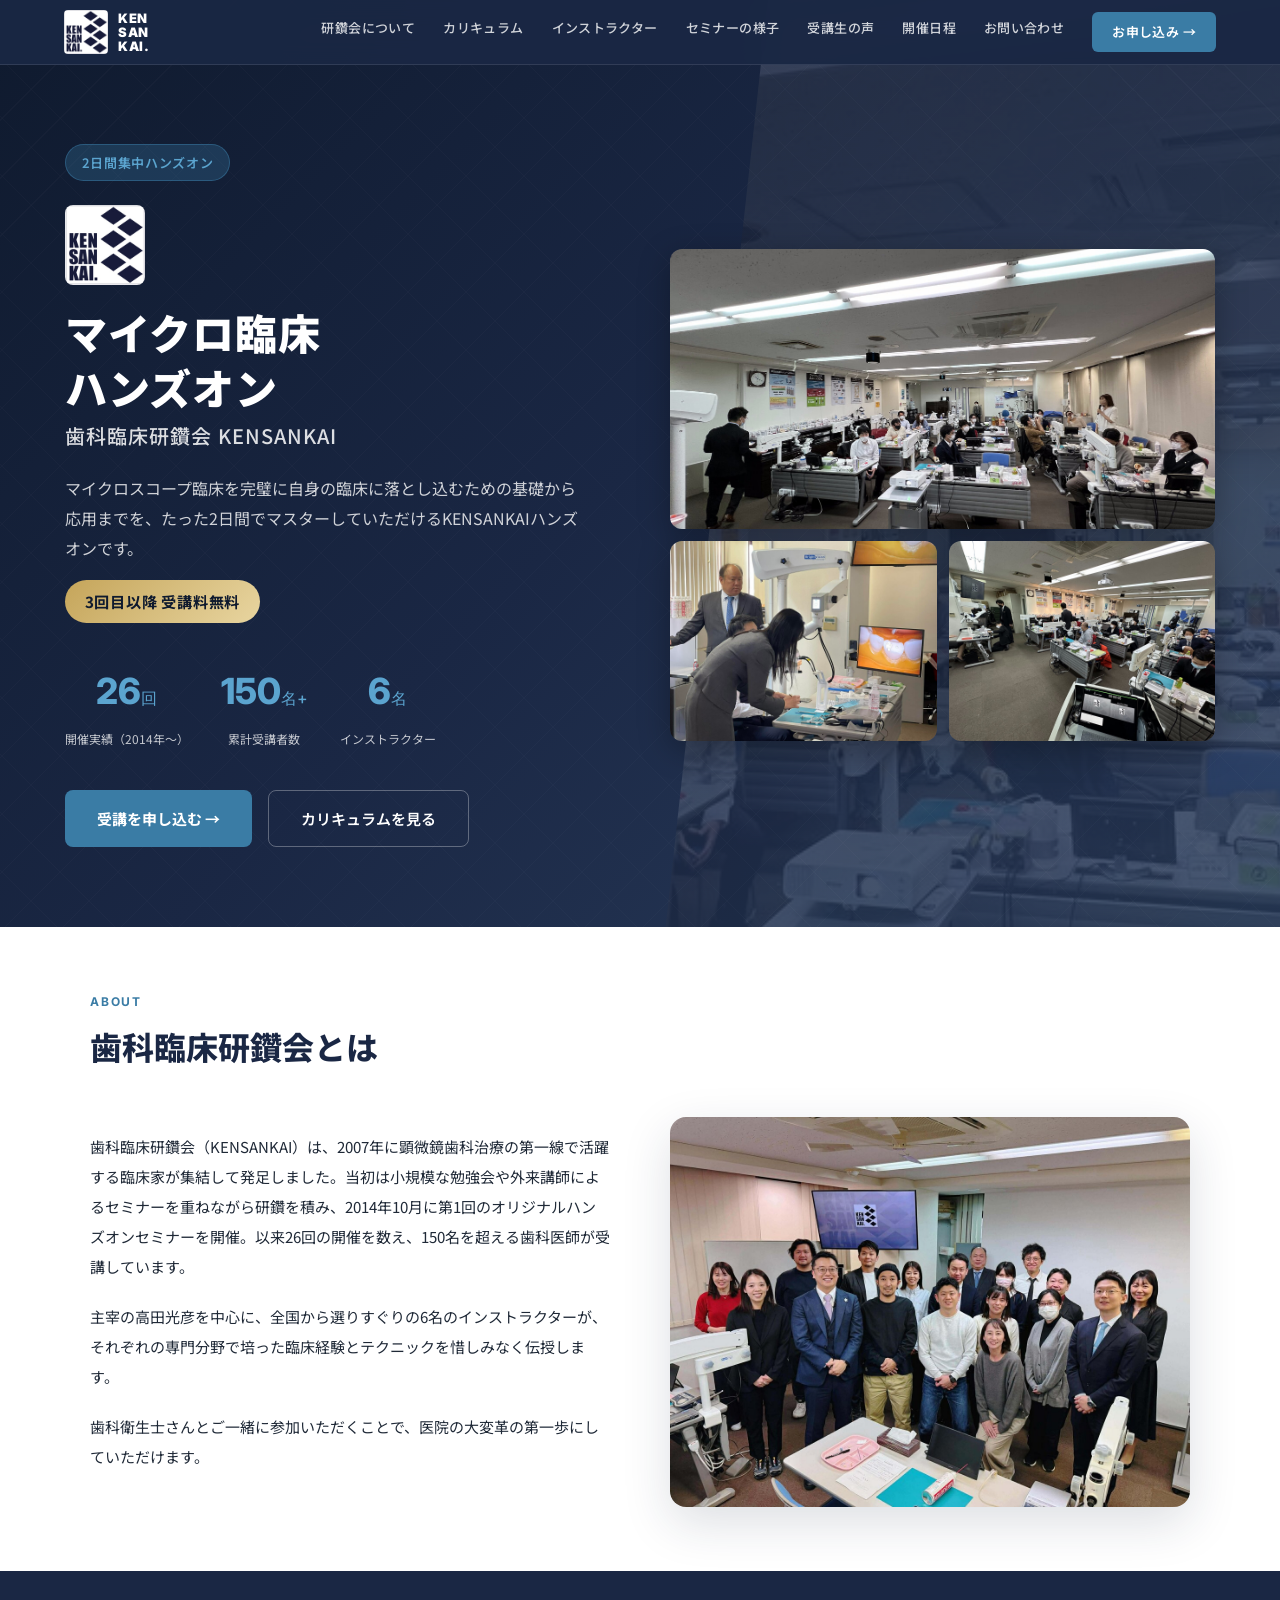
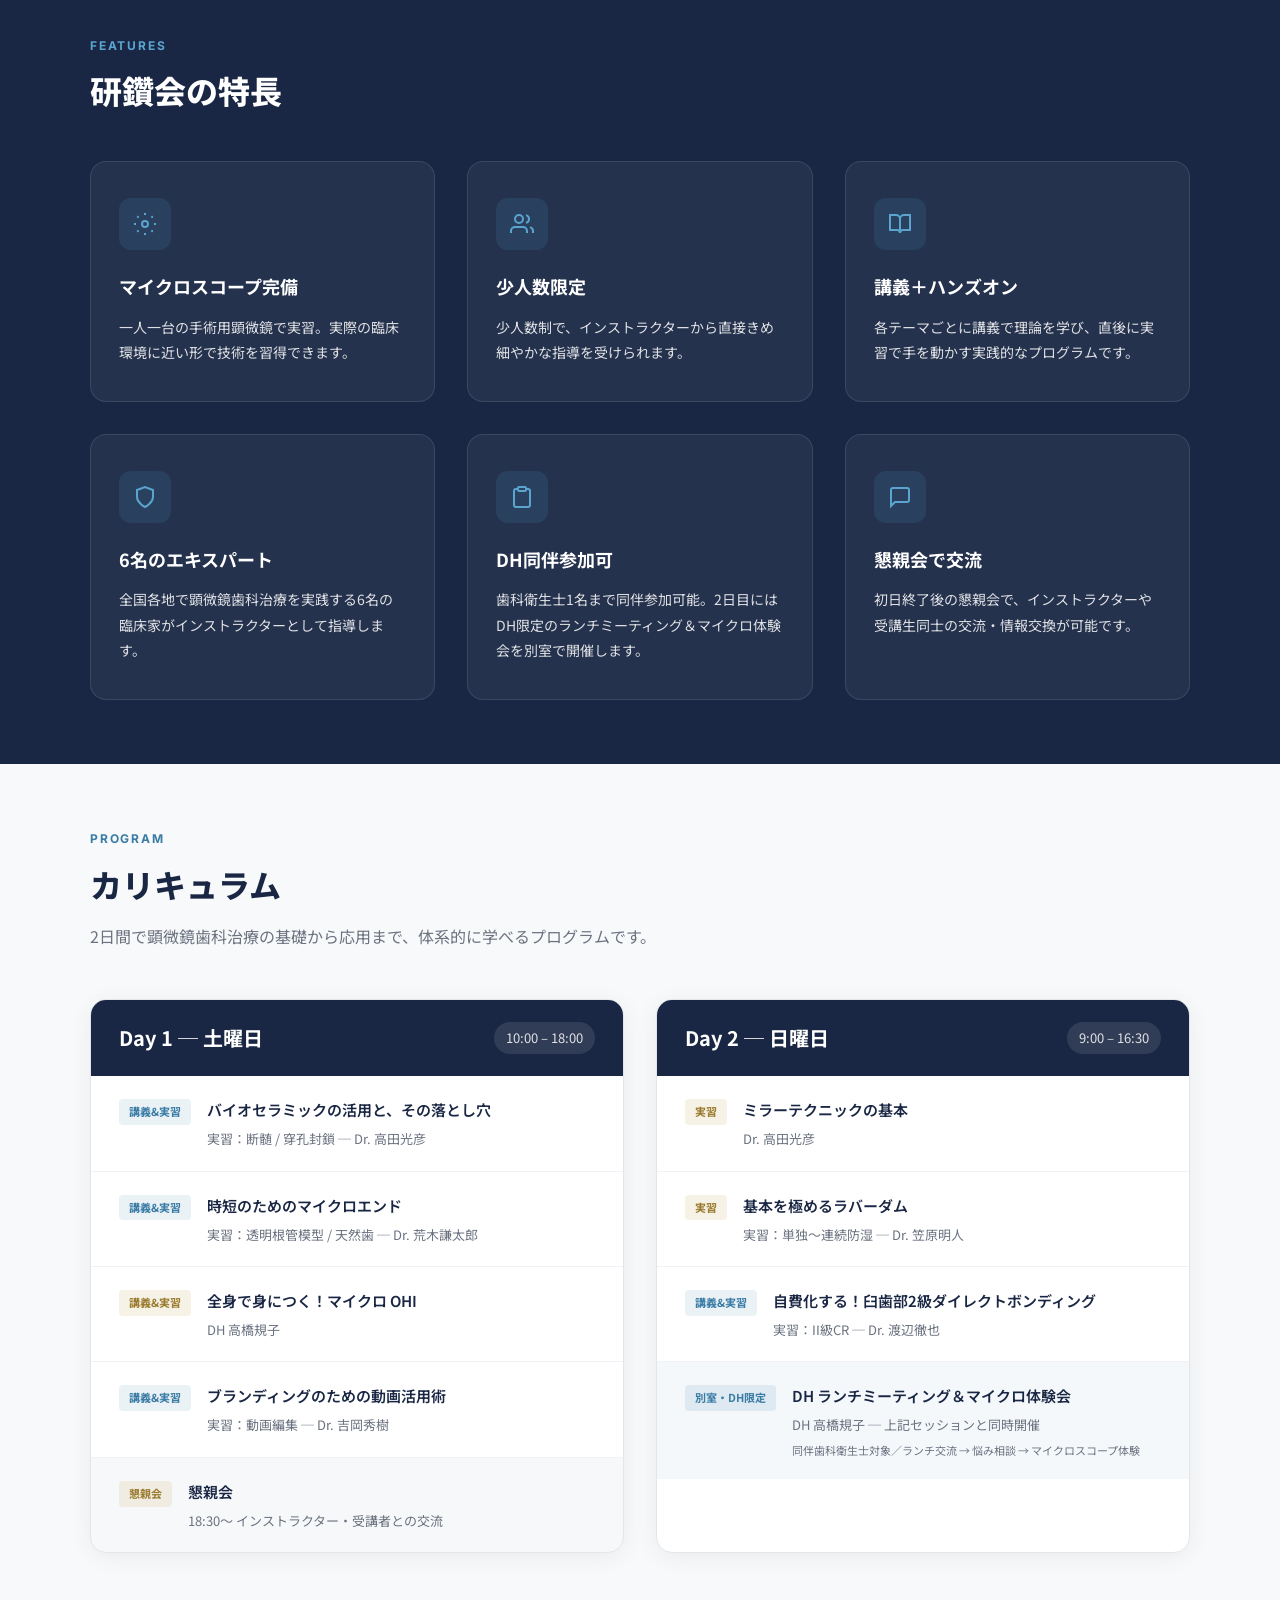
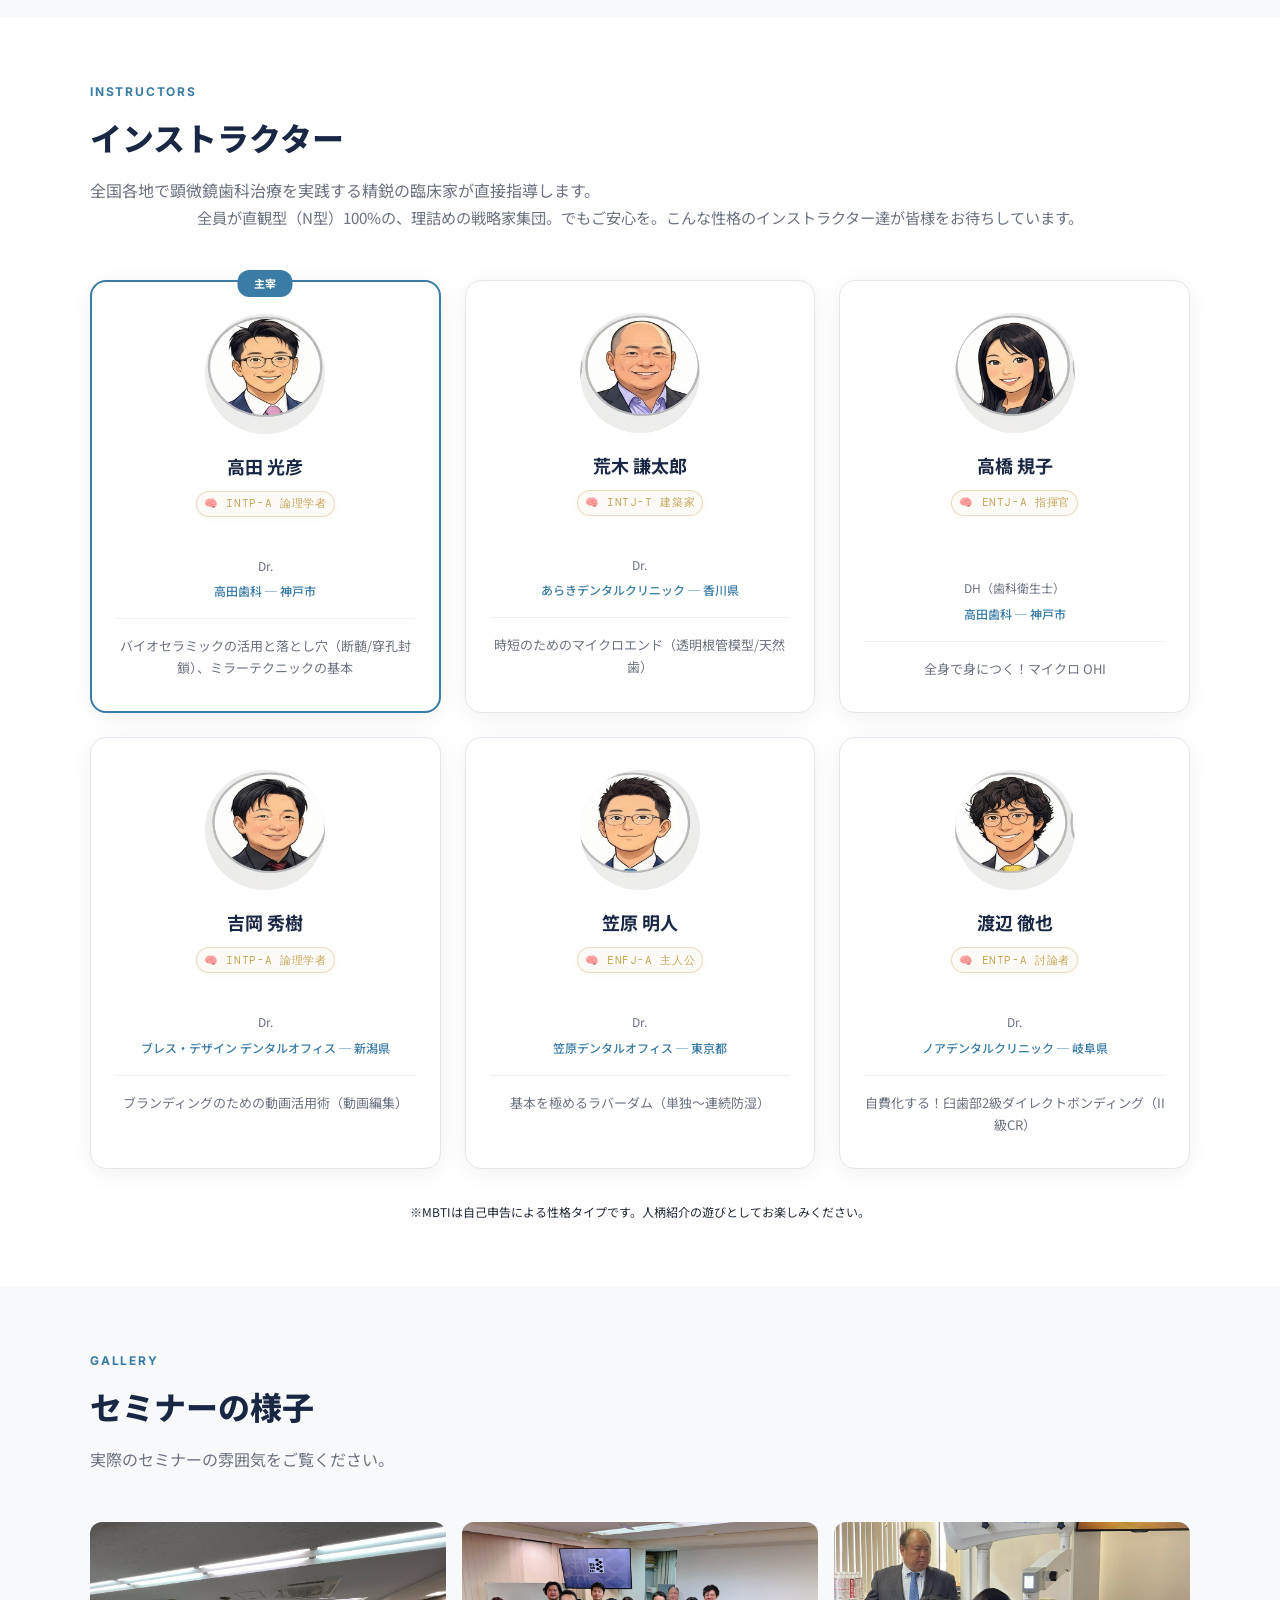
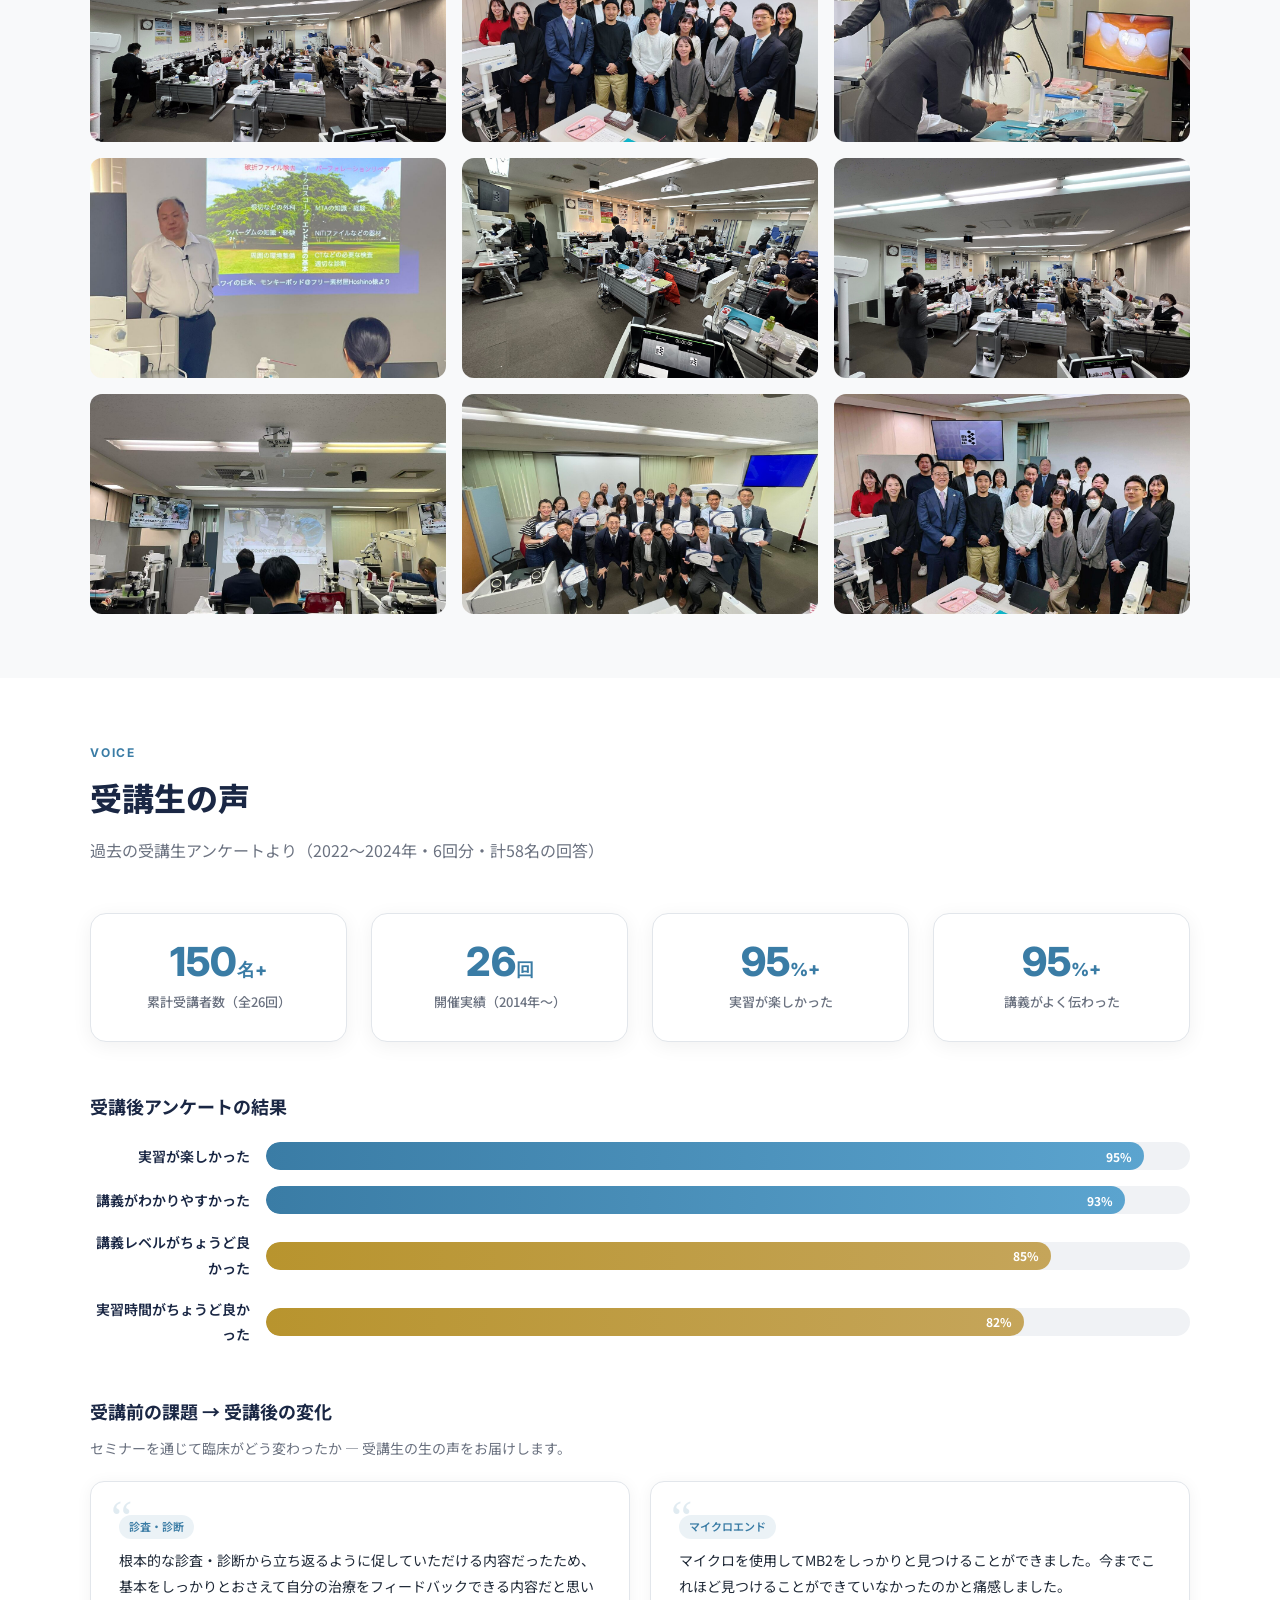
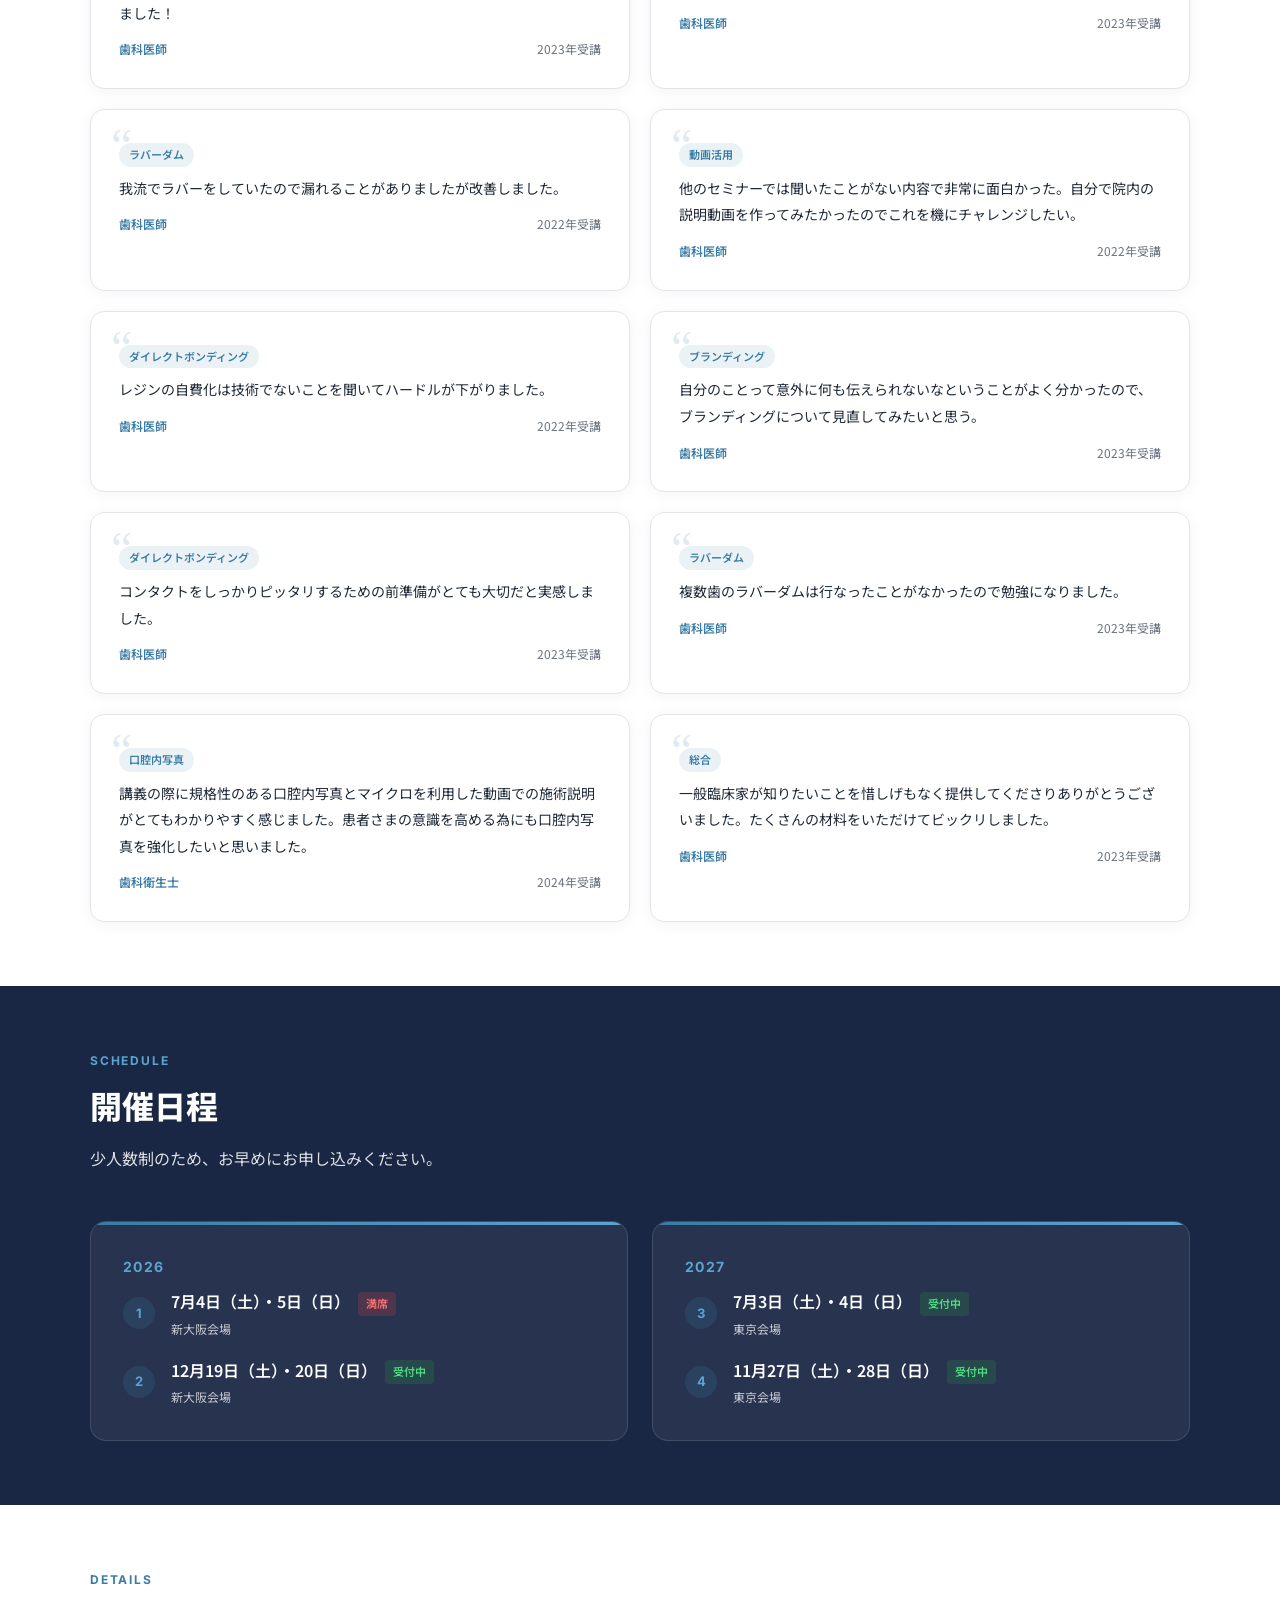
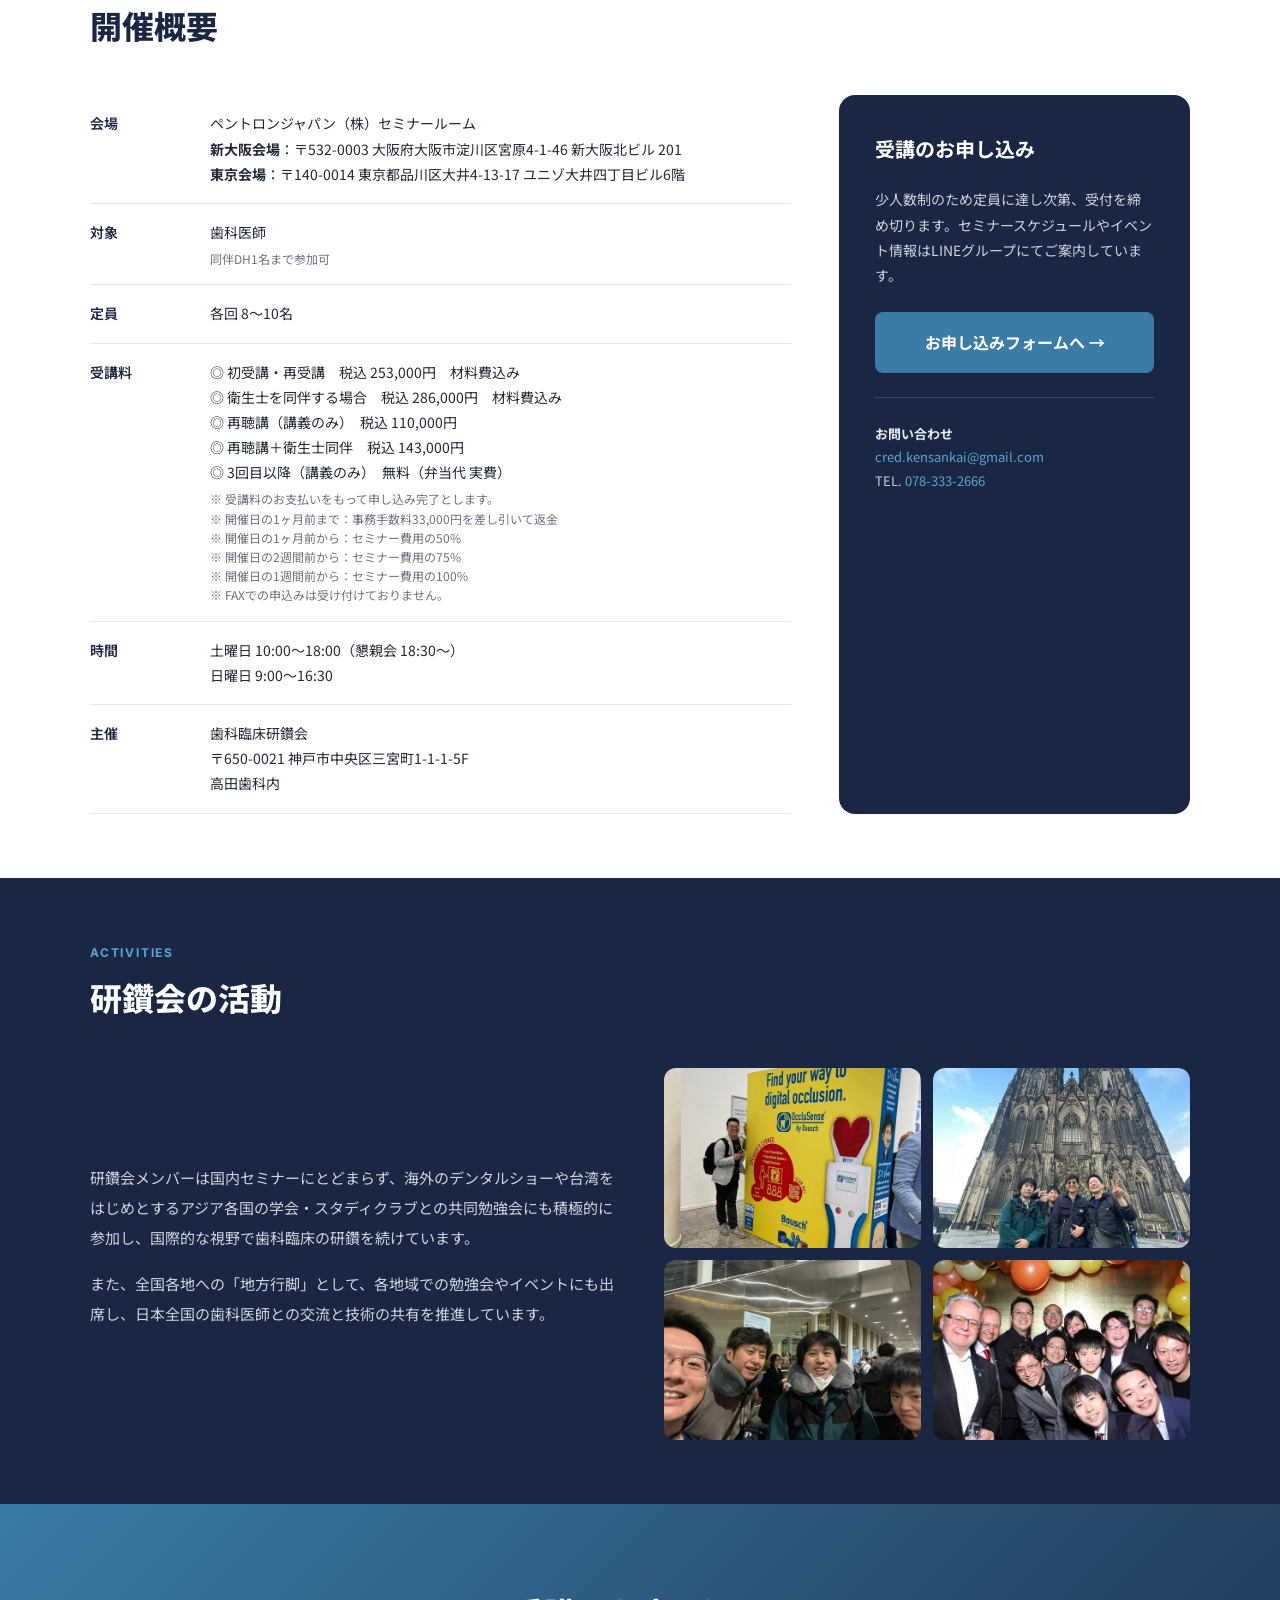
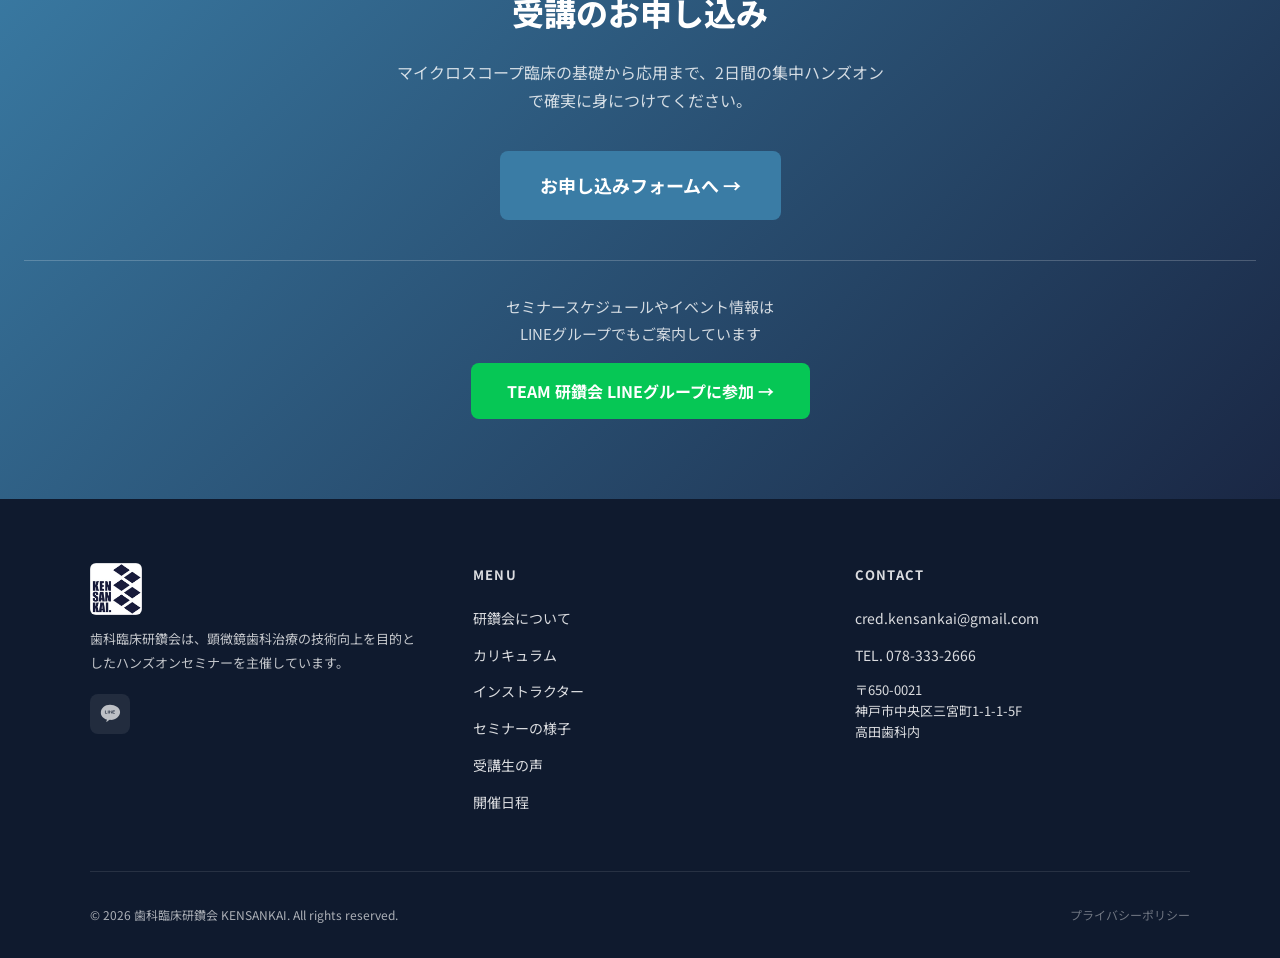
<file: kensankai/index.html>
<!DOCTYPE html>
<html lang="ja">
<head>
<meta charset="UTF-8">
<meta name="viewport" content="width=device-width, initial-scale=1.0">
<title>歯科臨床研鑽会 KENSANKAI | マイクロスコープ臨床ハンズオンセミナー</title>
<meta name="description" content="歯科臨床研鑽会（KENSANKAI）は2014年から26回開催、延べ150名超が受講したマイクロスコープ臨床ハンズオンセミナーです。6名の精鋭インストラクターが2日間で顕微鏡歯科治療の基礎から応用まで直接指導。3回目以降の受講料無料。">
<meta name="keywords" content="歯科臨床研鑽会,KENSANKAI,マイクロスコープ,顕微鏡歯科,ハンズオンセミナー,歯科セミナー,ダイレクトボンディング,ラバーダム,マイクロエンド,歯科医師向けセミナー">
<link rel="icon" type="image/svg+xml" href="data:image/svg+xml,%3Csvg xmlns=%27http://www.w3.org/2000/svg%27 viewBox=%270 0 32 32%27%3E%3Crect width=%2732%27 height=%2732%27 rx=%276%27 fill=%27%23263148%27/%3E%3Ctext x=%2716%27 y=%2723%27 font-size=%2720%27 font-weight=%27bold%27 fill=%27white%27 text-anchor=%27middle%27 font-family=%27sans-serif%27%3EK%3C/text%3E%3C/svg%3E">
<link rel="canonical" href="https://takatadc-code.github.io/cred-kensankai/kensankai/">
<!-- OGP -->
<meta property="og:title" content="歯科臨床研鑽会 KENSANKAI | マイクロスコープ臨床ハンズオンセミナー">
<meta property="og:description" content="6名の精鋭インストラクターが2日間で顕微鏡歯科治療の基礎から応用まで直接指導。2014年から26回開催、延べ150名超が受講。3回目以降の受講料無料。">
<meta property="og:type" content="website">
<meta property="og:url" content="https://takatadc-code.github.io/cred-kensankai/kensankai/">
<meta property="og:image" content="https://takatadc-code.github.io/cred-kensankai/kensankai/images/wide_room_01.jpg">
<meta property="og:site_name" content="歯科臨床研鑽会 KENSANKAI">
<meta property="og:locale" content="ja_JP">
<!-- Twitter Card -->
<meta name="twitter:card" content="summary_large_image">
<meta name="twitter:title" content="歯科臨床研鑽会 KENSANKAI | マイクロスコープ臨床ハンズオンセミナー">
<meta name="twitter:description" content="6名の精鋭インストラクターが2日間で顕微鏡歯科治療の基礎から応用まで直接指導。3回目以降の受講料無料。">
<meta name="twitter:image" content="https://takatadc-code.github.io/cred-kensankai/kensankai/images/wide_room_01.jpg">
<!-- 構造化データ (JSON-LD) -->
<script type="application/ld+json">
{
  "@context": "https://schema.org",
  "@type": "EducationEvent",
  "name": "歯科臨床研鑽会 KENSANKAI マイクロスコープ臨床ハンズオンセミナー",
  "description": "マイクロスコープ臨床を完璧に自身の臨床に落とし込むための基礎から応用までを2日間でマスターできるハンズオンセミナー",
  "url": "https://takatadc-code.github.io/cred-kensankai/kensankai/",
  "image": "https://takatadc-code.github.io/cred-kensankai/kensankai/images/wide_room_01.jpg",
  "organizer": {
    "@type": "Organization",
    "name": "歯科臨床研鑽会",
    "url": "https://takatadc-code.github.io/cred-kensankai/kensankai/"
  },
  "location": {
    "@type": "Place",
    "name": "ペントロンジャパン セミナールーム",
    "address": {
      "@type": "PostalAddress",
      "addressRegion": "大阪府",
      "addressCountry": "JP"
    }
  },
  "eventAttendanceMode": "https://schema.org/OfflineEventAttendanceMode",
  "offers": {
    "@type": "Offer",
    "price": "253000",
    "priceCurrency": "JPY",
    "availability": "https://schema.org/InStock"
  }
}
</script>
<link rel="preconnect" href="https://fonts.googleapis.com">
<link rel="preconnect" href="https://fonts.gstatic.com" crossorigin>
<link href="https://fonts.googleapis.com/css2?family=Noto+Sans+JP:wght@300;400;500;600;700;900&family=Inter:wght@400;600;700;800;900&display=swap&family=DM+Mono:wght@400" rel="stylesheet">
<style>
*, *::before, *::after { margin: 0; padding: 0; box-sizing: border-box; }

:root {
  --navy: #1a2744;
  --navy-dark: #0f1a2e;
  --navy-light: #2a3d5c;
  --teal: #3a7ca5;
  --teal-light: #5ba4cf;
  --gold: #c5a55a;
  --white: #ffffff;
  --gray-50: #f8f9fa;
  --gray-100: #f0f2f5;
  --gray-200: #e2e6eb;
  --gray-600: #6b7280;
  --gray-800: #1f2937;
}

html { scroll-behavior: smooth; font-size: 16px; }

body {
  font-family: 'Noto Sans JP', sans-serif;
  color: var(--gray-800);
  line-height: 1.8;
  background: var(--white);
  overflow-x: hidden;
}

/* ===== NAVIGATION ===== */
.nav {
  position: fixed; top: 0; left: 0; right: 0; z-index: 1000;
  background: rgba(26, 39, 68, 0.95);
  backdrop-filter: blur(12px);
  border-bottom: 1px solid rgba(255,255,255,0.1);
  transition: all 0.3s ease;
}
.nav-inner {
  max-width: 1200px; margin: 0 auto; padding: 0 24px;
  display: flex; align-items: center; justify-content: space-between; height: 64px;
}
.nav-logo {
  display: flex; align-items: center; gap: 10px;
  text-decoration: none; color: var(--white);
}
.nav-logo img { height: 44px; width: 44px; object-fit: contain; border-radius: 4px; }
.nav-logo-text {
  font-family: 'Inter', sans-serif; font-weight: 900;
  font-size: 13px; line-height: 1.1; letter-spacing: 0.05em;
}
.nav-links { display: flex; gap: 28px; list-style: none; }
.nav-links a {
  color: rgba(255,255,255,0.8); text-decoration: none;
  font-size: 13px; font-weight: 500; letter-spacing: 0.03em; transition: color 0.2s;
}
.nav-links a:hover { color: var(--white); }
.nav-cta {
  display: inline-flex; align-items: center; gap: 6px;
  background: var(--teal); color: var(--white) !important;
  padding: 8px 20px; border-radius: 6px; font-weight: 600 !important; transition: background 0.2s;
}
.nav-cta:hover { background: var(--teal-light); }
.mobile-menu-btn {
  display: none; background: none; border: none;
  color: var(--white); font-size: 24px; cursor: pointer; padding: 4px;
}

/* ===== HERO ===== */
.hero {
  position: relative; min-height: 100vh; display: flex; align-items: center;
  background: linear-gradient(135deg, var(--navy-dark) 0%, var(--navy) 50%, var(--navy-light) 100%);
  overflow: hidden; padding-top: 64px;
}
.hero::before {
  content: ''; position: absolute; top: -50%; right: -20%; width: 80%; height: 200%;
  background: url('images/wide_room_01.jpg') center/cover; opacity: 0.15;
  clip-path: polygon(30% 0%, 100% 0%, 100% 100%, 10% 100%);
}
.hero-diamond-pattern {
  position: absolute; top: 0; left: 0; right: 0; bottom: 0; opacity: 0.04;
  background-image:
    repeating-linear-gradient(45deg, transparent, transparent 40px, rgba(255,255,255,0.5) 40px, rgba(255,255,255,0.5) 41px),
    repeating-linear-gradient(-45deg, transparent, transparent 40px, rgba(255,255,255,0.5) 40px, rgba(255,255,255,0.5) 41px);
}
.hero-inner {
  max-width: 1200px; margin: 0 auto; padding: 80px 24px; position: relative; z-index: 2;
  display: grid; grid-template-columns: 1fr 1fr; gap: 60px; align-items: center;
}
.hero-content { color: var(--white); }
.hero-badge {
  display: inline-block; background: rgba(58,124,165,0.3); border: 1px solid rgba(58,124,165,0.5);
  color: var(--teal-light); padding: 6px 16px; border-radius: 20px;
  font-size: 13px; font-weight: 600; letter-spacing: 0.05em; margin-bottom: 24px;
}
.hero-logo-block { display: flex; align-items: center; gap: 16px; margin-bottom: 20px; }
.hero-logo-img { width: 80px; height: 80px; object-fit: contain; border-radius: 8px; }
h1.hero-title { font-size: 42px; font-weight: 900; line-height: 1.3; letter-spacing: 0.02em; }
.hero-title-sub {
  display: block; font-size: 20px; font-weight: 500;
  color: rgba(255,255,255,0.85); margin-top: 8px; letter-spacing: 0.05em;
}
.hero-desc { font-size: 16px; line-height: 1.9; color: rgba(255,255,255,0.8); margin-top: 24px; max-width: 520px; }
.hero-stats { display: flex; gap: 32px; margin-top: 36px; }
.hero-stat { text-align: center; }
.hero-stat-num { font-family: 'Inter', sans-serif; font-size: 36px; font-weight: 800; color: var(--teal-light); }
.hero-stat-num span { font-size: 16px; font-weight: 500; }
.hero-stat-label { font-size: 12px; color: rgba(255,255,255,0.75); margin-top: 4px; }
.hero-buttons { display: flex; gap: 16px; margin-top: 40px; }
.btn-primary {
  display: inline-flex; align-items: center; gap: 8px;
  background: var(--teal); color: var(--white); padding: 14px 32px; border-radius: 8px;
  text-decoration: none; font-weight: 700; font-size: 15px;
  transition: all 0.3s; border: none; cursor: pointer;
}
.btn-primary:hover { background: var(--teal-light); transform: translateY(-2px); box-shadow: 0 8px 24px rgba(58,124,165,0.4); }
.btn-outline {
  display: inline-flex; align-items: center; gap: 8px;
  background: transparent; color: var(--white); padding: 14px 32px; border-radius: 8px;
  text-decoration: none; font-weight: 600; font-size: 15px;
  border: 1px solid rgba(255,255,255,0.3); transition: all 0.3s;
}
.btn-outline:hover { border-color: var(--white); background: rgba(255,255,255,0.05); }
.hero-images { display: grid; grid-template-columns: 1fr 1fr; gap: 12px; }
.hero-img { border-radius: 12px; overflow: hidden; box-shadow: 0 8px 32px rgba(0,0,0,0.3); }
.hero-img img { width: 100%; height: 200px; object-fit: cover; display: block; }
.hero-img:first-child { grid-column: 1 / -1; }
.hero-img:first-child img { height: 280px; }

/* ===== SECTION COMMON ===== */
.section { padding: 64px 24px; }
.section-inner { max-width: 1100px; margin: 0 auto; }
.section-label {
  font-family: 'Inter', sans-serif; font-size: 12px; font-weight: 700;
  letter-spacing: 0.15em; text-transform: uppercase; color: var(--teal); margin-bottom: 12px;
}
.section-title { font-size: 32px; font-weight: 800; color: var(--navy); line-height: 1.4; margin-bottom: 16px; }
.section-subtitle { font-size: 16px; color: var(--gray-600); max-width: 600px; line-height: 1.8; }
.section-dark { background: var(--navy); color: var(--white); }
.section-dark .section-label { color: var(--teal-light); }
.section-dark .section-title { color: var(--white); }
.section-dark .section-subtitle { color: rgba(255,255,255,0.85); }
.section-gray { background: var(--gray-50); }

/* ===== ABOUT ===== */
.about-grid { display: grid; grid-template-columns: 1fr 1fr; gap: 60px; margin-top: 48px; align-items: center; }
.about-text p { margin-bottom: 20px; font-size: 15px; line-height: 2; }
.about-img { border-radius: 16px; overflow: hidden; box-shadow: 0 16px 48px rgba(26,39,68,0.15); }
.about-img img { width: 100%; height: auto; display: block; }

/* ===== FEATURES ===== */
.features-grid { display: grid; grid-template-columns: repeat(3, 1fr); gap: 32px; margin-top: 48px; }
.feature-card {
  background: rgba(255,255,255,0.05); border: 1px solid rgba(255,255,255,0.1);
  border-radius: 16px; padding: 36px 28px; transition: all 0.3s;
}
.feature-card:hover { background: rgba(255,255,255,0.08); border-color: rgba(58,124,165,0.3); transform: translateY(-4px); }
.feature-icon {
  width: 52px; height: 52px; background: rgba(58,124,165,0.2); border-radius: 12px;
  display: flex; align-items: center; justify-content: center; margin-bottom: 20px;
}
.feature-icon svg { width: 24px; height: 24px; stroke: var(--teal-light); fill: none; stroke-width: 2; }
.feature-title { font-size: 18px; font-weight: 700; margin-bottom: 12px; }
.feature-desc { font-size: 14px; line-height: 1.8; color: rgba(255,255,255,0.85); }

/* ===== PROGRAM ===== */
.program-days { display: grid; grid-template-columns: 1fr 1fr; gap: 32px; margin-top: 48px; }
.program-day { background: var(--white); border-radius: 16px; overflow: hidden; box-shadow: 0 4px 24px rgba(0,0,0,0.06); border: 1px solid var(--gray-200); }
.program-day-header { background: var(--navy); color: var(--white); padding: 20px 28px; display: flex; align-items: center; justify-content: space-between; }
.program-day-title { font-size: 20px; font-weight: 700; }
.program-day-time { font-size: 13px; color: rgba(255,255,255,0.85); background: rgba(255,255,255,0.1); padding: 4px 12px; border-radius: 20px; }
.program-item { padding: 20px 28px; border-bottom: 1px solid var(--gray-100); display: flex; gap: 16px; align-items: flex-start; }
.program-item:last-child { border-bottom: none; }
.program-type { flex-shrink: 0; font-size: 11px; font-weight: 700; padding: 3px 10px; border-radius: 4px; margin-top: 3px; }
.type-lecture { background: rgba(58,124,165,0.1); color: var(--teal); }
.type-handson { background: rgba(197,165,90,0.15); color: #9a7b2f; }
.program-item-content { flex: 1; }
.program-item-title { font-size: 15px; font-weight: 600; color: var(--navy); margin-bottom: 4px; }
.program-item-instructor { font-size: 13px; color: var(--gray-600); }

/* ===== INSTRUCTORS ===== */
.instructors-grid { display: grid; grid-template-columns: repeat(3, 1fr); gap: 24px; margin-top: 48px; }
.instructor-card {
  background: var(--white); border-radius: 16px; padding: 32px 24px; text-align: center;
  box-shadow: 0 4px 24px rgba(0,0,0,0.06); border: 1px solid var(--gray-200); transition: all 0.3s;
}
.instructor-card:hover { transform: translateY(-4px); box-shadow: 0 12px 36px rgba(0,0,0,0.1); }
.instructor-card.lead { border-color: var(--teal); border-width: 2px; position: relative; }
.instructor-lead-badge {
  position: absolute; top: -12px; left: 50%; transform: translateX(-50%);
  background: var(--teal); color: var(--white); padding: 4px 16px; border-radius: 12px;
  font-size: 11px; font-weight: 700; letter-spacing: 0.05em;
}
.instructor-avatar-wrap {
  width: 120px; height: 120px; border-radius: 50%; margin: 0 auto 16px;
  position: relative; overflow: hidden; background: #e8edf3;
}
.instructor-avatar-wrap img {
  display: block; width: 120px; height: 120px; border-radius: 50%;
  object-fit: cover; object-position: center center;
  position: absolute; top: 0; left: 0;
  transition: opacity 0.4s ease;
}
.instructor-avatar-wrap .illust { opacity: 1; z-index: 2; }
.instructor-avatar-wrap .photo { opacity: 0; z-index: 1; }
.instructor-card:hover .instructor-avatar-wrap .illust { opacity: 0; }
.instructor-card:hover .instructor-avatar-wrap .photo { opacity: 1; }
.instructor-name { font-size: 18px; font-weight: 700; color: var(--navy); margin-bottom: 4px; }
.instructor-title { font-size: 12px; color: var(--gray-600); margin-bottom: 4px; }
.instructor-location { font-size: 12px; color: var(--teal); font-weight: 500; margin-bottom: 16px; }
.instructor-topic { font-size: 13px; line-height: 1.7; color: var(--gray-600); padding-top: 16px; border-top: 1px solid var(--gray-100); }

/* ===== MBTI BADGES ===== */
    .mbti-badge {
      display: inline-flex; align-items: center; gap: 0.35em;
      font-family: 'DM Mono', monospace; font-size: 0.68rem;
      letter-spacing: 0.06em; padding: 0.2em 0.65em;
      border: 1px solid rgba(197, 160, 89, 0.35);
      border-radius: 999px;
      background: rgba(250, 246, 240, 0.55);
      backdrop-filter: blur(8px); -webkit-backdrop-filter: blur(8px);
      color: var(--gold); margin-bottom: 0.6rem;
      box-shadow: 0 1px 6px rgba(197, 160, 89, 0.08);
    }
    .mbti-badge .mbti-label {
      font-weight: 500;
    }
    .instructor-catchphrase {
      font-size: 0.82rem;
      color: var(--gray-500);
      font-style: italic;
      margin-top: 0.3rem;
      opacity: 0;
      transform: translateY(4px);
      transition: opacity 0.4s ease, transform 0.4s ease;
    }
    .instructor-card:hover .instructor-catchphrase {
      opacity: 1;
      transform: translateY(0);
    }
    .instructor-lead {
      text-align: center;
      font-size: 0.95rem;
      color: var(--gray-600);
      margin-bottom: 2rem;
      line-height: 1.8;
    }
    .instructor-disclaimer {
      text-align: center;
      font-size: 0.75rem;
      color: var(--gray-500);
      margin-top: 2rem;
    }

    /* ===== GALLERY GRID ===== */
.gallery-grid {
  display: grid; grid-template-columns: repeat(3, 1fr); gap: 16px; margin-top: 48px;
}
.gallery-grid img {
  width: 100%; height: 220px; object-fit: cover; display: block;
  border-radius: 12px; transition: transform 0.3s, box-shadow 0.3s;
}
.gallery-grid img:hover { transform: scale(1.03); box-shadow: 0 8px 24px rgba(0,0,0,0.15); }
@media (max-width: 768px) {
  .gallery-grid { grid-template-columns: repeat(2, 1fr); gap: 10px; }
  .gallery-grid img { height: 150px; }
}

/* ===== SCHEDULE ===== */
.schedule-cards { display: grid; grid-template-columns: repeat(3, 1fr); gap: 24px; margin-top: 48px; }
.schedule-card {
  background: rgba(255,255,255,0.06); border: 1px solid rgba(255,255,255,0.12);
  border-radius: 16px; padding: 32px; transition: all 0.3s; position: relative; overflow: hidden;
}
.schedule-card::before { content: ''; position: absolute; top: 0; left: 0; right: 0; height: 3px; background: linear-gradient(90deg, var(--teal), var(--teal-light)); }
.schedule-card:hover { background: rgba(255,255,255,0.1); transform: translateY(-2px); }
.schedule-year { font-family: 'Inter', sans-serif; font-size: 14px; font-weight: 700; color: var(--teal-light); letter-spacing: 0.1em; margin-bottom: 8px; }
.schedule-dates { display: flex; flex-direction: column; gap: 16px; }
.schedule-date-item { display: flex; align-items: center; gap: 16px; }
.schedule-num {
  flex-shrink: 0; width: 32px; height: 32px; background: rgba(58,124,165,0.2); border-radius: 50%;
  display: flex; align-items: center; justify-content: center;
  font-family: 'Inter', sans-serif; font-weight: 700; font-size: 13px; color: var(--teal-light);
}
.schedule-date-text { font-size: 16px; font-weight: 600; }
.schedule-date-text small { display: block; font-size: 12px; font-weight: 400; color: rgba(255,255,255,0.75); margin-top: 2px; }
.schedule-venue { display: inline-block; margin-top: 12px; padding: 4px 12px; border-radius: 6px; font-size: 12px; background: rgba(255,255,255,0.08); color: rgba(255,255,255,0.85); }
.schedule-status { display: inline-block; margin-top: 12px; margin-left: 8px; padding: 4px 14px; border-radius: 20px; font-size: 12px; font-weight: 600; }
.status-open { background: rgba(46,160,67,0.2); color: #4ade80; }
.status-soldout { background: rgba(239,68,68,0.2); color: #f87171; }
.status-coming { background: rgba(197,165,90,0.2); color: var(--gold); }
.status-done { background: rgba(255,255,255,0.08); color: rgba(255,255,255,0.65); }
.schedule-date-status { display: inline-block; margin-left: 8px; padding: 2px 8px; border-radius: 4px; font-size: 11px; font-weight: 600; vertical-align: middle; }
.date-status-open { background: rgba(46,160,67,0.2); color: #4ade80; }
.date-status-soldout { background: rgba(239,68,68,0.2); color: #f87171; }
.schedule-cards-2col { grid-template-columns: repeat(2, 1fr); }

/* ===== DETAILS ===== */
.details-grid { display: grid; grid-template-columns: 2fr 1fr; gap: 48px; margin-top: 48px; }
.details-table { width: 100%; border-collapse: collapse; }
.details-table tr { border-bottom: 1px solid var(--gray-200); }
.details-table th { text-align: left; font-weight: 600; font-size: 14px; color: var(--navy); padding: 16px 20px 16px 0; width: 120px; vertical-align: top; white-space: nowrap; }
.details-table td { padding: 16px 0; font-size: 14px; line-height: 1.8; }
.details-table td small { display: block; color: var(--gray-600); font-size: 12px; margin-top: 4px; line-height: 1.6; }
.details-sidebar {
  background: var(--navy); border-radius: 16px; padding: 36px; color: var(--white);
  position: sticky; top: 88px;
}
.details-sidebar-title { font-size: 20px; font-weight: 700; margin-bottom: 20px; }
.details-sidebar p { font-size: 14px; line-height: 1.8; color: rgba(255,255,255,0.8); margin-bottom: 24px; }
.btn-apply {
  display: block; width: 100%; text-align: center;
  background: var(--teal); color: var(--white); padding: 16px 24px; border-radius: 8px;
  text-decoration: none; font-weight: 700; font-size: 16px; transition: all 0.3s;
}
.btn-apply:hover { background: var(--teal-light); transform: translateY(-2px); box-shadow: 0 8px 24px rgba(58,124,165,0.4); }
.details-sidebar .contact-info {
  margin-top: 24px; padding-top: 24px; border-top: 1px solid rgba(255,255,255,0.15);
  font-size: 13px; color: rgba(255,255,255,0.75); line-height: 1.8;
}
.details-sidebar .contact-info a { color: var(--teal-light); text-decoration: none; }

/* ===== INTERNATIONAL ===== */
.intl-content { display: grid; grid-template-columns: 1fr 1fr; gap: 48px; margin-top: 48px; align-items: center; }
.intl-photos { display: grid; grid-template-columns: 1fr 1fr; gap: 12px; }
.intl-photos img { width: 100%; height: 180px; object-fit: cover; border-radius: 12px; }
.intl-text p { font-size: 15px; line-height: 2; color: rgba(255,255,255,0.8); margin-bottom: 16px; }

/* ===== CTA ===== */
.cta-section { background: linear-gradient(135deg, var(--teal) 0%, var(--navy) 100%); padding: 80px 24px; text-align: center; color: var(--white); }
.cta-title { font-size: 32px; font-weight: 800; margin-bottom: 16px; }
.cta-desc { font-size: 16px; color: rgba(255,255,255,0.8); margin-bottom: 36px; max-width: 500px; margin-left: auto; margin-right: auto; }

/* ===== FOOTER ===== */
.footer { background: var(--navy-dark); color: var(--white); padding: 64px 24px 32px; }
.footer-inner { max-width: 1100px; margin: 0 auto; }
.footer-top { display: grid; grid-template-columns: 1fr 1fr 1fr; gap: 48px; margin-bottom: 48px; }
.footer-brand { display: flex; flex-direction: column; gap: 12px; }
.footer-brand img { height: 52px; width: 52px; object-fit: contain; border-radius: 6px; }
.footer-brand p { font-size: 13px; color: rgba(255,255,255,0.75); line-height: 1.8; }
.footer-col-title { font-size: 13px; font-weight: 700; letter-spacing: 0.1em; margin-bottom: 16px; color: rgba(255,255,255,0.85); }
.footer-col ul { list-style: none; }
.footer-col li { margin-bottom: 8px; }
.footer-col a { color: rgba(255,255,255,0.85); text-decoration: none; font-size: 14px; transition: color 0.2s; }
.footer-col a:hover { color: var(--white); }
.footer-bottom { padding-top: 32px; border-top: 1px solid rgba(255,255,255,0.1); display: flex; justify-content: space-between; align-items: center; }
.footer-bottom p { font-size: 12px; color: rgba(255,255,255,0.65); }
.footer-sns { display: flex; gap: 12px; margin-top: 8px; }
.footer-sns a { display: flex; align-items: center; justify-content: center; width: 40px; height: 40px; border-radius: 8px; background: rgba(255,255,255,0.08); transition: background 0.2s; }
.footer-sns a:hover { background: rgba(255,255,255,0.15); }
.footer-sns svg { width: 22px; height: 22px; }
.footer-policy-link { color: rgba(255,255,255,0.4); font-size: 12px; text-decoration: none; transition: color 0.2s; }
.footer-policy-link:hover { color: rgba(255,255,255,0.7); }

/* ===== RESPONSIVE ===== */
@media (max-width: 1024px) {
  .hero-inner { grid-template-columns: 1fr; gap: 40px; }
  .hero-images { order: -1; }
  h1.hero-title { font-size: 34px; }
  .program-days { grid-template-columns: 1fr; }
  .instructors-grid { grid-template-columns: repeat(2, 1fr); }
      .instructor-catchphrase { opacity: 1; transform: none; }
  .gallery-grid { grid-template-columns: repeat(3, 1fr); }
  .gallery-item.large img { min-height: 300px; }
  .details-grid { grid-template-columns: 1fr; }
  .intl-content { grid-template-columns: 1fr; }
  .schedule-cards { grid-template-columns: 1fr 1fr; }
  .footer-top { grid-template-columns: 1fr 1fr; }
}
@media (max-width: 768px) {
  .nav-links { display: none; }
  .mobile-menu-btn { display: block; }
  .hero { min-height: auto; }
  .hero-inner { padding: 60px 24px; }
  h1.hero-title { font-size: 28px; }
  .hero-images { grid-template-columns: 1fr; }
  .hero-img:first-child img { height: 220px; }
  .hero-img:not(:first-child) { display: none; }
  .hero-stats { gap: 20px; }
  .hero-stat-num { font-size: 28px; }
  .hero-buttons { flex-direction: column; }
  .section { padding: 40px 16px; }
  .section-title { font-size: 26px; }
  .features-grid { grid-template-columns: 1fr; }
  .about-grid { grid-template-columns: 1fr; }
  .program-day [style*="grid-template-columns:1fr 1fr"] { grid-template-columns: 1fr !important; }
  .instructors-grid { grid-template-columns: 1fr; }
  .gallery-grid { grid-template-columns: repeat(2, 1fr); }
  .gallery-item.large { grid-column: span 2; grid-row: span 1; }
  .gallery-item.large img { min-height: 220px; }
  .gallery-item:not(.large) img { height: 150px; }
  .schedule-cards, .schedule-cards-2col { grid-template-columns: 1fr; }
  .schedule-date-text { font-size: 14px; }
  .schedule-card { padding: 24px; }
  .footer-top { grid-template-columns: 1fr; gap: 32px; }
  .footer-bottom { flex-direction: column; gap: 12px; text-align: center; }
}

/* ===== TESTIMONIALS ===== */
.testimonial-stats { display: grid; grid-template-columns: repeat(4, 1fr); gap: 24px; margin-top: 48px; margin-bottom: 48px; }
.stat-box {
  text-align: center; padding: 28px 16px; border-radius: 16px;
  background: var(--white); box-shadow: 0 4px 20px rgba(0,0,0,0.06); border: 1px solid var(--gray-200);
}
.stat-box-num { font-family: 'Inter', sans-serif; font-size: 40px; font-weight: 800; color: var(--teal); line-height: 1; }
.stat-box-num span { font-size: 18px; }
.stat-box-label { font-size: 13px; color: var(--gray-600); margin-top: 8px; font-weight: 500; }
.stat-bar-section { margin-bottom: 48px; }
.stat-bar-row { display: flex; align-items: center; gap: 16px; margin-bottom: 16px; }
.stat-bar-label { width: 160px; flex-shrink: 0; font-size: 14px; font-weight: 600; color: var(--navy); text-align: right; }
.stat-bar-track { flex: 1; height: 28px; background: var(--gray-100); border-radius: 14px; overflow: hidden; position: relative; }
.stat-bar-fill {
  height: 100%; border-radius: 14px; display: flex; align-items: center; justify-content: flex-end; padding-right: 12px;
  font-size: 12px; font-weight: 700; color: var(--white); transition: width 1.5s ease;
}
.stat-bar-fill.teal { background: linear-gradient(90deg, var(--teal), var(--teal-light)); }
.stat-bar-fill.gold { background: linear-gradient(90deg, #b8942e, var(--gold)); }
.testimonial-cards { display: grid; grid-template-columns: repeat(2, 1fr); gap: 20px; }
.testimonial-card {
  background: var(--white); border-radius: 14px; padding: 28px; position: relative;
  box-shadow: 0 2px 16px rgba(0,0,0,0.05); border: 1px solid var(--gray-200); transition: all 0.3s;
}
.testimonial-card:hover { transform: translateY(-3px); box-shadow: 0 8px 28px rgba(0,0,0,0.08); }
.testimonial-card::before {
  content: '\201C'; position: absolute; top: 12px; left: 20px;
  font-size: 48px; color: var(--teal); opacity: 0.15; font-family: Georgia, serif; line-height: 1;
}
.testimonial-text { font-size: 14px; line-height: 1.9; color: var(--gray-800); margin-bottom: 12px; }
.testimonial-meta { font-size: 12px; color: var(--gray-600); display: flex; justify-content: space-between; }
.testimonial-role { font-weight: 600; color: var(--teal); }
.testimonial-tag {
  display: inline-block; font-size: 11px; font-weight: 600;
  padding: 2px 10px; border-radius: 12px;
  background: rgba(58,124,165,0.1); color: var(--teal); margin-bottom: 8px;
}
@media (max-width: 1024px) {
  .testimonial-stats { grid-template-columns: repeat(2, 1fr); }
}
@media (max-width: 768px) {
  .testimonial-stats { grid-template-columns: 1fr 1fr; gap: 12px; }
  .stat-box { padding: 20px 12px; }
  .stat-box-num { font-size: 32px; }
  .testimonial-cards { grid-template-columns: 1fr; }
  .stat-bar-row { flex-direction: column; gap: 6px; align-items: stretch; }
  .stat-bar-label { width: auto; text-align: left; }
  .stat-bar-track { width: 100%; height: 32px; }
}

.fade-in { opacity: 0; transform: translateY(24px); transition: opacity 0.6s ease, transform 0.6s ease; }
.fade-in.visible { opacity: 1; transform: translateY(0); }
</style>
</head>
<body>

<!-- ===== NAVIGATION ===== -->
<nav class="nav">
  <div class="nav-inner">
    <a href="#top" class="nav-logo" onclick="window.scrollTo({top:0,behavior:'smooth'});return false;">
      <img src="images/logo.jpg" alt="KENSANKAI">
      <span class="nav-logo-text">KEN<br>SAN<br>KAI.</span>
    </a>
    <ul class="nav-links">
      <li><a href="#about">研鑽会について</a></li>
      <li><a href="#program">カリキュラム</a></li>
      <li><a href="#instructors">インストラクター</a></li>
      <li><a href="#gallery">セミナーの様子</a></li>
      <li><a href="#voice">受講生の声</a></li>
      <li><a href="#schedule">開催日程</a></li>
      <li><a href="mailto:cred.kensankai@gmail.com">お問い合わせ</a></li>
      <li><a href="https://docs.google.com/forms/d/e/1FAIpQLSc2bY78VaCcOM4OCE1Dz9U9yeAmIJoeh5CODRfKzR2nMzZUJw/viewform?usp=header" target="_blank" class="nav-cta">お申し込み →</a></li>
    </ul>
    <button class="mobile-menu-btn" onclick="toggleMobileMenu()" aria-label="メニュー">☰</button>
  </div>
</nav>

<!-- ===== HERO ===== -->
<section class="hero">
  <div class="hero-diamond-pattern"></div>
  <div class="hero-inner">
    <div class="hero-content">
      <div class="hero-badge">2日間集中ハンズオン</div>
      <div class="hero-logo-block">
        <img src="images/logo.jpg" alt="KENSANKAI" class="hero-logo-img">
      </div>
      <h1 class="hero-title">
        マイクロ臨床<br>ハンズオン
        <span class="hero-title-sub">歯科臨床研鑽会 KENSANKAI</span>
      </h1>
      <p class="hero-desc">
        マイクロスコープ臨床を完璧に自身の臨床に落とし込むための基礎から応用までを、たった2日間でマスターしていただけるKENSANKAIハンズオンです。
      </p>
      <div style="margin-top: 16px; display: inline-block; background: linear-gradient(135deg, #c5a55a, #e8d5a0); color: #0f1a2e; font-weight: 700; padding: 8px 20px; border-radius: 24px; font-size: 0.95rem; letter-spacing: 0.05em;">3回目以降 受講料無料</div>
      <div class="hero-stats">
        <div class="hero-stat">
          <div class="hero-stat-num">26<span>回</span></div>
          <div class="hero-stat-label">開催実績（2014年〜）</div>
        </div>
        <div class="hero-stat">
          <div class="hero-stat-num">150<span>名+</span></div>
          <div class="hero-stat-label">累計受講者数</div>
        </div>
        <div class="hero-stat">
          <div class="hero-stat-num">6<span>名</span></div>
          <div class="hero-stat-label">インストラクター</div>
        </div>
      </div>
      <div class="hero-buttons">
        <a href="https://docs.google.com/forms/d/e/1FAIpQLSc2bY78VaCcOM4OCE1Dz9U9yeAmIJoeh5CODRfKzR2nMzZUJw/viewform?usp=header" target="_blank" class="btn-primary">受講を申し込む →</a>
        <a href="#program" class="btn-outline">カリキュラムを見る</a>
      </div>
    </div>
    <div class="hero-images">
      <div class="hero-img"><img src="images/wide_room_01.jpg" alt="セミナー会場の様子" loading="eager"></div>
      <div class="hero-img"><img src="images/group_01.jpg" alt="ハンズオン実習" loading="eager"></div>
      <div class="hero-img"><img src="images/handson_03.jpg" alt="顕微鏡下での実習" loading="eager"></div>
    </div>
  </div>
</section>

<!-- ===== ABOUT ===== -->
<section class="section" id="about">
  <div class="section-inner fade-in">
    <div class="section-label">About</div>
    <h2 class="section-title">歯科臨床研鑽会とは</h2>
    <div class="about-grid">
      <div class="about-text">
        <p>歯科臨床研鑽会（KENSANKAI）は、2007年に顕微鏡歯科治療の第一線で活躍する臨床家が集結して発足しました。当初は小規模な勉強会や外来講師によるセミナーを重ねながら研鑽を積み、2014年10月に第1回のオリジナルハンズオンセミナーを開催。以来26回の開催を数え、150名を超える歯科医師が受講しています。</p>
        <p>主宰の高田光彦を中心に、全国から選りすぐりの6名のインストラクターが、それぞれの専門分野で培った臨床経験とテクニックを惜しみなく伝授します。</p>
        <p>歯科衛生士さんとご一緒に参加いただくことで、医院の大変革の第一歩にしていただけます。</p>
      </div>
      <div class="about-img"><img src="images/group_03.jpg" alt="研鑽会参加者の集合写真"></div>
    </div>
  </div>
</section>

<!-- ===== FEATURES ===== -->
<section class="section section-dark" id="features">
  <div class="section-inner fade-in">
    <div class="section-label">Features</div>
    <h2 class="section-title">研鑽会の特長</h2>
    <div class="features-grid">
      <div class="feature-card">
        <div class="feature-icon"><svg viewBox="0 0 24 24"><circle cx="12" cy="12" r="3"/><path d="M12 1v2M12 21v2M4.22 4.22l1.42 1.42M18.36 18.36l1.42 1.42M1 12h2M21 12h2M4.22 19.78l1.42-1.42M18.36 5.64l1.42-1.42"/></svg></div>
        <h3 class="feature-title">マイクロスコープ完備</h3>
        <p class="feature-desc">一人一台の手術用顕微鏡で実習。実際の臨床環境に近い形で技術を習得できます。</p>
      </div>
      <div class="feature-card">
        <div class="feature-icon"><svg viewBox="0 0 24 24"><path d="M17 21v-2a4 4 0 00-4-4H5a4 4 0 00-4 4v2"/><circle cx="9" cy="7" r="4"/><path d="M23 21v-2a4 4 0 00-3-3.87M16 3.13a4 4 0 010 7.75"/></svg></div>
        <h3 class="feature-title">少人数限定</h3>
        <p class="feature-desc">少人数制で、インストラクターから直接きめ細やかな指導を受けられます。</p>
      </div>
      <div class="feature-card">
        <div class="feature-icon"><svg viewBox="0 0 24 24"><path d="M2 3h6a4 4 0 014 4v14a3 3 0 00-3-3H2z"/><path d="M22 3h-6a4 4 0 00-4 4v14a3 3 0 013-3h7z"/></svg></div>
        <h3 class="feature-title">講義＋ハンズオン</h3>
        <p class="feature-desc">各テーマごとに講義で理論を学び、直後に実習で手を動かす実践的なプログラムです。</p>
      </div>
      <div class="feature-card">
        <div class="feature-icon"><svg viewBox="0 0 24 24"><path d="M12 22s8-4 8-10V5l-8-3-8 3v7c0 6 8 10 8 10z"/></svg></div>
        <h3 class="feature-title">6名のエキスパート</h3>
        <p class="feature-desc">全国各地で顕微鏡歯科治療を実践する6名の臨床家がインストラクターとして指導します。</p>
      </div>
      <div class="feature-card">
        <div class="feature-icon"><svg viewBox="0 0 24 24"><path d="M16 4h2a2 2 0 012 2v14a2 2 0 01-2 2H6a2 2 0 01-2-2V6a2 2 0 012-2h2"/><rect x="8" y="2" width="8" height="4" rx="1" ry="1"/></svg></div>
        <h3 class="feature-title">DH同伴参加可</h3>
        <p class="feature-desc">歯科衛生士1名まで同伴参加可能。2日目にはDH限定のランチミーティング＆マイクロ体験会を別室で開催します。</p>
      </div>
      <div class="feature-card">
        <div class="feature-icon"><svg viewBox="0 0 24 24"><path d="M21 15a2 2 0 01-2 2H7l-4 4V5a2 2 0 012-2h14a2 2 0 012 2z"/></svg></div>
        <h3 class="feature-title">懇親会で交流</h3>
        <p class="feature-desc">初日終了後の懇親会で、インストラクターや受講生同士の交流・情報交換が可能です。</p>
      </div>
    </div>
  </div>
</section>

<!-- ===== PROGRAM ===== -->
<section class="section section-gray" id="program">
  <div class="section-inner fade-in">
    <div class="section-label">Program</div>
    <h2 class="section-title">カリキュラム</h2>
    <p class="section-subtitle">2日間で顕微鏡歯科治療の基礎から応用まで、体系的に学べるプログラムです。</p>
    <div class="program-days">
      <div class="program-day">
        <div class="program-day-header">
          <div class="program-day-title">Day 1 ─ 土曜日</div>
          <div class="program-day-time">10:00 – 18:00</div>
        </div>
        <div class="program-item">
          <span class="program-type type-lecture">講義&実習</span>
          <div class="program-item-content">
            <div class="program-item-title">バイオセラミックの活用と、その落とし穴</div>
            <div class="program-item-instructor">実習：断髄 / 穿孔封鎖 ─ Dr. 高田光彦</div>
          </div>
        </div>
        <div class="program-item">
          <span class="program-type type-lecture">講義&実習</span>
          <div class="program-item-content">
            <div class="program-item-title">時短のためのマイクロエンド</div>
            <div class="program-item-instructor">実習：透明根管模型 / 天然歯 ─ Dr. 荒木謙太郎</div>
          </div>
        </div>
        <div class="program-item">
          <span class="program-type type-handson">講義&実習</span>
          <div class="program-item-content">
            <div class="program-item-title">全身で身につく！マイクロ OHI</div>
            <div class="program-item-instructor">DH 高橋規子</div>
          </div>
        </div>
        <div class="program-item">
          <span class="program-type type-lecture">講義&実習</span>
          <div class="program-item-content">
            <div class="program-item-title">ブランディングのための動画活用術</div>
            <div class="program-item-instructor">実習：動画編集 ─ Dr. 吉岡秀樹</div>
          </div>
        </div>
        <div class="program-item" style="background:rgba(26,39,68,0.03);">
          <span class="program-type" style="background:rgba(197,165,90,0.15);color:#9a7b2f;">懇親会</span>
          <div class="program-item-content">
            <div class="program-item-title">懇親会</div>
            <div class="program-item-instructor">18:30〜 インストラクター・受講者との交流</div>
          </div>
        </div>
      </div>
      <div class="program-day">
        <div class="program-day-header">
          <div class="program-day-title">Day 2 ─ 日曜日</div>
          <div class="program-day-time">9:00 – 16:30</div>
        </div>
        <div class="program-item">
          <span class="program-type type-handson">実習</span>
          <div class="program-item-content">
            <div class="program-item-title">ミラーテクニックの基本</div>
            <div class="program-item-instructor">Dr. 高田光彦</div>
          </div>
        </div>
        <div class="program-item">
          <span class="program-type type-handson">実習</span>
          <div class="program-item-content">
            <div class="program-item-title">基本を極めるラバーダム</div>
            <div class="program-item-instructor">実習：単独〜連続防湿 ─ Dr. 笠原明人</div>
          </div>
        </div>
        <div class="program-item">
          <span class="program-type type-lecture">講義&実習</span>
          <div class="program-item-content">
            <div class="program-item-title">自費化する！臼歯部2級ダイレクトボンディング</div>
            <div class="program-item-instructor">実習：II級CR ─ Dr. 渡辺徹也</div>
          </div>
        </div>
        <div class="program-item" style="background:rgba(58,124,165,0.05);">
          <span class="program-type" style="background:rgba(58,124,165,0.12);color:var(--teal);">別室・DH限定</span>
          <div class="program-item-content">
            <div class="program-item-title">DH ランチミーティング＆マイクロ体験会</div>
            <div class="program-item-instructor">DH 高橋規子 ─ 上記セッションと同時開催</div>
            <div style="font-size:11px;color:var(--gray-600);margin-top:4px;line-height:1.7;">同伴歯科衛生士対象／ランチ交流 → 悩み相談 → マイクロスコープ体験</div>
          </div>
        </div>
      </div>
    </div>
  </div>
</section>

<!-- ===== INSTRUCTORS ===== -->
<section class="section" id="instructors">
  <div class="section-inner fade-in">
    <div class="section-label">Instructors</div>
    <h2 class="section-title">インストラクター</h2>
    <p class="section-subtitle">全国各地で顕微鏡歯科治療を実践する精鋭の臨床家が直接指導します。</p>
        <p class="instructor-lead">全員が直観型（N型）100%の、理詰めの戦略家集団。でもご安心を。こんな性格のインストラクター達が皆様をお待ちしています。</p>
    <div class="instructors-grid">
      <div class="instructor-card lead">
        <span class="instructor-lead-badge">主宰</span>
        <div class="instructor-avatar-wrap">
          <img src="images/illust_takada.png" alt="高田光彦" class="illust">
          <img src="images/prof_takada.png" alt="高田光彦" class="photo">
        </div>
        <div class="instructor-name">高田 光彦</div>
        <span class="mbti-badge">🧠 INTP-A 論理学者</span>
        <div class="instructor-catchphrase">「原理から説明しないと気が済まない理論派」</div>
        <div class="instructor-title">Dr.</div>
        <div class="instructor-location"><a href="https://www.takata-dc.jp" target="_blank" style="color:inherit;text-decoration:none;">高田歯科</a> ─ 神戸市</div>
        <div class="instructor-topic">バイオセラミックの活用と落とし穴（断髄/穿孔封鎖）、ミラーテクニックの基本</div>
      </div>
      <div class="instructor-card">
        <div class="instructor-avatar-wrap">
          <img src="images/illust_araki.png" alt="荒木謙太郎" class="illust">
          <img src="images/prof_araki.png" alt="荒木謙太郎" class="photo">
        </div>
        <div class="instructor-name">荒木 謙太郎</div>
        <span class="mbti-badge">🧠 INTJ-T 建築家</span>
        <div class="instructor-catchphrase">「治療計画は常に三手先まで組み立てる設計者」</div>
        <div class="instructor-title">Dr.</div>
        <div class="instructor-location"><a href="https://www.araki-dc.net" target="_blank" style="color:inherit;text-decoration:none;">あらきデンタルクリニック</a> ─ 香川県</div>
        <div class="instructor-topic">時短のためのマイクロエンド（透明根管模型/天然歯）</div>
      </div>
      <div class="instructor-card">
        <div class="instructor-avatar-wrap">
          <img src="images/illust_takahashi.png" alt="高橋規子" class="illust">
          <img src="images/prof_takahashi.png" alt="高橋規子" class="photo">
        </div>
        <div class="instructor-name">高橋 規子</div>
        <span class="mbti-badge">🧠 ENTJ-A 指揮官</span>
        <div class="instructor-catchphrase">「実習が脱線しかけたら軌道修正する現場の司令塔」</div>
        <div class="instructor-title">DH（歯科衛生士）</div>
        <div class="instructor-location"><a href="https://www.takata-dc.jp" target="_blank" style="color:inherit;text-decoration:none;">高田歯科</a> ─ 神戸市</div>
        <div class="instructor-topic">全身で身につく！マイクロ OHI</div>
      </div>
      <div class="instructor-card">
        <div class="instructor-avatar-wrap">
          <img src="images/illust_yoshioka.png" alt="吉岡秀樹" class="illust">
          <img src="images/prof_yoshioka.png" alt="吉岡秀樹" class="photo">
        </div>
        <div class="instructor-name">吉岡 秀樹</div>
        <span class="mbti-badge">🧠 INTP-A 論理学者</span>
        <div class="instructor-catchphrase">「なぜ？を突き詰める、もう一人の理論派」</div>
        <div class="instructor-title">Dr.</div>
        <div class="instructor-location"><a href="https://ortho.breath-design.com" target="_blank" style="color:inherit;text-decoration:none;">ブレス・デザイン デンタルオフィス</a> ─ 新潟県</div>
        <div class="instructor-topic">ブランディングのための動画活用術（動画編集）</div>
      </div>
      <div class="instructor-card">
        <div class="instructor-avatar-wrap">
          <img src="images/illust_kasahara.png" alt="笠原明人" class="illust">
          <img src="images/prof_kasahara.png" alt="笠原明人" class="photo">
        </div>
        <div class="instructor-name">笠原 明人</div>
        <span class="mbti-badge">🧠 ENFJ-A 主人公</span>
        <div class="instructor-catchphrase">「受講生の詰まりに最初に気づく世話焼き役」</div>
        <div class="instructor-title">Dr.</div>
        <div class="instructor-location"><a href="https://www.kasahara-dc.com" target="_blank" style="color:inherit;text-decoration:none;">笠原デンタルオフィス</a> ─ 東京都</div>
        <div class="instructor-topic">基本を極めるラバーダム（単独〜連続防湿）</div>
      </div>
      <div class="instructor-card">
        <div class="instructor-avatar-wrap">
          <img src="images/illust_watanabe.png" alt="渡辺徹也" class="illust">
          <img src="images/prof_watanabe.png" alt="渡辺徹也" class="photo">
        </div>
        <div class="instructor-name">渡辺 徹也</div>
        <span class="mbti-badge">🧠 ENTP-A 討論者</span>
        <div class="instructor-catchphrase">「『それ、本当にそう？』が口癖の切り込み隊長」</div>
        <div class="instructor-title">Dr.</div>
        <div class="instructor-location"><a href="https://www.noahdental.com" target="_blank" style="color:inherit;text-decoration:none;">ノアデンタルクリニック</a> ─ 岐阜県</div>
        <div class="instructor-topic">自費化する！臼歯部2級ダイレクトボンディング（II級CR）</div>
      </div>
    </div>
    <p class="instructor-disclaimer">※MBTIは自己申告による性格タイプです。人柄紹介の遊びとしてお楽しみください。</p>
  </div>
</section>

<!-- ===== GALLERY ===== -->
<section class="section section-gray" id="gallery">
  <div class="section-inner fade-in">
    <div class="section-label">Gallery</div>
    <h2 class="section-title">セミナーの様子</h2>
    <p class="section-subtitle">実際のセミナーの雰囲気をご覧ください。</p>
    <div class="gallery-grid">
      <img src="images/wide_room_01.jpg" alt="セミナー会場" loading="lazy">
      <img src="images/handson_01.jpg" alt="ハンズオン実習" loading="lazy">
      <img src="images/group_01.jpg" alt="マンツーマン指導" loading="lazy">
      <img src="images/seminar_04.jpg" alt="講義風景" loading="lazy">
      <img src="images/handson_03.jpg" alt="顕微鏡実習" loading="lazy">
      <img src="images/wide_room_02.jpg" alt="セミナールーム全景" loading="lazy">
      <img src="images/seminar_06.jpg" alt="実症例講義" loading="lazy">
      <img src="images/handson_02.jpg" alt="実習機材" loading="lazy">
      <img src="images/group_03.jpg" alt="インストラクター" loading="lazy">
    </div>
  </div>
</section>

<!-- ===== TESTIMONIALS ===== -->
<section class="section" id="voice">
  <div class="section-inner fade-in">
    <div class="section-label">Voice</div>
    <h2 class="section-title">受講生の声</h2>
    <p class="section-subtitle">過去の受講生アンケートより（2022〜2024年・6回分・計58名の回答）</p>

    <!-- Stats -->
    <div class="testimonial-stats">
      <div class="stat-box">
        <div class="stat-box-num">150<span>名+</span></div>
        <div class="stat-box-label">累計受講者数（全26回）</div>
      </div>
      <div class="stat-box">
        <div class="stat-box-num">26<span>回</span></div>
        <div class="stat-box-label">開催実績（2014年〜）</div>
      </div>
      <div class="stat-box">
        <div class="stat-box-num">95<span>%+</span></div>
        <div class="stat-box-label">実習が楽しかった</div>
      </div>
      <div class="stat-box">
        <div class="stat-box-num">95<span>%+</span></div>
        <div class="stat-box-label">講義がよく伝わった</div>
      </div>
    </div>

    <!-- Bar Charts -->
    <div class="stat-bar-section">
      <h3 style="font-size:18px;font-weight:700;color:var(--navy);margin-bottom:20px;">受講後アンケートの結果</h3>
      <div class="stat-bar-row">
        <div class="stat-bar-label">実習が楽しかった</div>
        <div class="stat-bar-track"><div class="stat-bar-fill teal" style="width:95%;">95%</div></div>
      </div>
      <div class="stat-bar-row">
        <div class="stat-bar-label">講義がわかりやすかった</div>
        <div class="stat-bar-track"><div class="stat-bar-fill teal" style="width:93%;">93%</div></div>
      </div>
      <div class="stat-bar-row">
        <div class="stat-bar-label">講義レベルがちょうど良かった</div>
        <div class="stat-bar-track"><div class="stat-bar-fill gold" style="width:85%;">85%</div></div>
      </div>
      <div class="stat-bar-row">
        <div class="stat-bar-label">実習時間がちょうど良かった</div>
        <div class="stat-bar-track"><div class="stat-bar-fill gold" style="width:82%;">82%</div></div>
      </div>
    </div>

    <!-- Testimonial Cards -->
    <h3 style="font-size:18px;font-weight:700;color:var(--navy);margin-bottom:8px;">受講前の課題 → 受講後の変化</h3>
    <p style="font-size:14px;color:var(--gray-600);margin-bottom:20px;">セミナーを通じて臨床がどう変わったか — 受講生の生の声をお届けします。</p>
    <div class="testimonial-cards">
      <div class="testimonial-card">
        <span class="testimonial-tag">診査・診断</span>
        <div class="testimonial-text">根本的な診査・診断から立ち返るように促していただける内容だったため、基本をしっかりとおさえて自分の治療をフィードバックできる内容だと思いました！</div>
        <div class="testimonial-meta"><span class="testimonial-role">歯科医師</span><span>2023年受講</span></div>
      </div>
      <div class="testimonial-card">
        <span class="testimonial-tag">マイクロエンド</span>
        <div class="testimonial-text">マイクロを使用してMB2をしっかりと見つけることができました。今までこれほど見つけることができていなかったのかと痛感しました。</div>
        <div class="testimonial-meta"><span class="testimonial-role">歯科医師</span><span>2023年受講</span></div>
      </div>
      <div class="testimonial-card">
        <span class="testimonial-tag">ラバーダム</span>
        <div class="testimonial-text">我流でラバーをしていたので漏れることがありましたが改善しました。</div>
        <div class="testimonial-meta"><span class="testimonial-role">歯科医師</span><span>2022年受講</span></div>
      </div>
      <div class="testimonial-card">
        <span class="testimonial-tag">動画活用</span>
        <div class="testimonial-text">他のセミナーでは聞いたことがない内容で非常に面白かった。自分で院内の説明動画を作ってみたかったのでこれを機にチャレンジしたい。</div>
        <div class="testimonial-meta"><span class="testimonial-role">歯科医師</span><span>2022年受講</span></div>
      </div>
      <div class="testimonial-card">
        <span class="testimonial-tag">ダイレクトボンディング</span>
        <div class="testimonial-text">レジンの自費化は技術でないことを聞いてハードルが下がりました。</div>
        <div class="testimonial-meta"><span class="testimonial-role">歯科医師</span><span>2022年受講</span></div>
      </div>
      <div class="testimonial-card">
        <span class="testimonial-tag">ブランディング</span>
        <div class="testimonial-text">自分のことって意外に何も伝えられないなということがよく分かったので、ブランディングについて見直してみたいと思う。</div>
        <div class="testimonial-meta"><span class="testimonial-role">歯科医師</span><span>2023年受講</span></div>
      </div>
      <div class="testimonial-card">
        <span class="testimonial-tag">ダイレクトボンディング</span>
        <div class="testimonial-text">コンタクトをしっかりピッタリするための前準備がとても大切だと実感しました。</div>
        <div class="testimonial-meta"><span class="testimonial-role">歯科医師</span><span>2023年受講</span></div>
      </div>
      <div class="testimonial-card">
        <span class="testimonial-tag">ラバーダム</span>
        <div class="testimonial-text">複数歯のラバーダムは行なったことがなかったので勉強になりました。</div>
        <div class="testimonial-meta"><span class="testimonial-role">歯科医師</span><span>2023年受講</span></div>
      </div>
      <div class="testimonial-card">
        <span class="testimonial-tag">口腔内写真</span>
        <div class="testimonial-text">講義の際に規格性のある口腔内写真とマイクロを利用した動画での施術説明がとてもわかりやすく感じました。患者さまの意識を高める為にも口腔内写真を強化したいと思いました。</div>
        <div class="testimonial-meta"><span class="testimonial-role">歯科衛生士</span><span>2024年受講</span></div>
      </div>
      <div class="testimonial-card">
        <span class="testimonial-tag">総合</span>
        <div class="testimonial-text">一般臨床家が知りたいことを惜しげもなく提供してくださりありがとうございました。たくさんの材料をいただけてビックリしました。</div>
        <div class="testimonial-meta"><span class="testimonial-role">歯科医師</span><span>2023年受講</span></div>
      </div>
    </div>
  </div>
</section>

<!-- ===== SCHEDULE ===== -->
<section class="section section-dark" id="schedule">
  <div class="section-inner fade-in">
    <div class="section-label">Schedule</div>
    <h2 class="section-title">開催日程</h2>
    <p class="section-subtitle">少人数制のため、お早めにお申し込みください。</p>
    <div class="schedule-cards schedule-cards-2col">
      <!-- 2026 -->
      <div class="schedule-card">
        <div class="schedule-year">2026</div>
        <div class="schedule-dates">
          <div class="schedule-date-item">
            <div class="schedule-num">1</div>
            <div class="schedule-date-text">
              7月4日（土）・5日（日）<span class="schedule-date-status date-status-soldout">満席</span>
              <small>新大阪会場</small>
            </div>
          </div>
          <div class="schedule-date-item">
            <div class="schedule-num">2</div>
            <div class="schedule-date-text">
              12月19日（土）・20日（日）<span class="schedule-date-status date-status-open">受付中</span>
              <small>新大阪会場</small>
            </div>
          </div>
        </div>
      </div>
      <!-- 2027 -->
      <div class="schedule-card">
        <div class="schedule-year">2027</div>
        <div class="schedule-dates">
          <div class="schedule-date-item">
            <div class="schedule-num">3</div>
            <div class="schedule-date-text">
              7月3日（土）・4日（日）<span class="schedule-date-status date-status-open">受付中</span>
              <small>東京会場</small>
            </div>
          </div>
          <div class="schedule-date-item">
            <div class="schedule-num">4</div>
            <div class="schedule-date-text">
              11月27日（土）・28日（日）<span class="schedule-date-status date-status-open">受付中</span>
              <small>東京会場</small>
            </div>
          </div>
        </div>
      </div>
    </div>
  </div>
</section>

<!-- ===== DETAILS ===== -->
<section class="section" id="details">
  <div class="section-inner fade-in">
    <div class="section-label">Details</div>
    <h2 class="section-title">開催概要</h2>
    <div class="details-grid">
      <table class="details-table">
        <tr>
          <th>会場</th>
          <td>
            ペントロンジャパン（株）セミナールーム<br>
            <strong>新大阪会場</strong>：〒532-0003 大阪府大阪市淀川区宮原4-1-46 新大阪北ビル 201<br>
            <strong>東京会場</strong>：〒140-0014 東京都品川区大井4-13-17 ユニゾ大井四丁目ビル6階
          </td>
        </tr>
        <tr>
          <th>対象</th>
          <td>歯科医師<small>同伴DH1名まで参加可</small></td>
        </tr>
        <tr>
          <th>定員</th>
          <td>各回 8〜10名</td>
        </tr>
        <tr>
          <th>受講料</th>
          <td>
            ◎ 初受講・再受講　税込 253,000円　材料費込み<br>
            ◎ 衛生士を同伴する場合　税込 286,000円　材料費込み<br>
            ◎ 再聴講（講義のみ）　税込 110,000円<br>
            ◎ 再聴講＋衛生士同伴　税込 143,000円<br>
            ◎ 3回目以降（講義のみ）　無料（弁当代 実費）<br>
            <small>
              ※ 受講料のお支払いをもって申し込み完了とします。<br>
              ※ 開催日の1ヶ月前まで：事務手数料33,000円を差し引いて返金<br>
              ※ 開催日の1ヶ月前から：セミナー費用の50%<br>
              ※ 開催日の2週間前から：セミナー費用の75%<br>
              ※ 開催日の1週間前から：セミナー費用の100%<br>
              ※ FAXでの申込みは受け付けておりません。
            </small>
          </td>
        </tr>
        <tr>
          <th>時間</th>
          <td>
            土曜日 10:00〜18:00（懇親会 18:30〜）<br>
            日曜日 9:00〜16:30
          </td>
        </tr>
        <tr>
          <th>主催</th>
          <td>
            歯科臨床研鑽会<br>
            〒650-0021 神戸市中央区三宮町1-1-1-5F<br>
            高田歯科内
          </td>
        </tr>
      </table>
      <div class="details-sidebar">
        <div class="details-sidebar-title">受講のお申し込み</div>
        <p>少人数制のため定員に達し次第、受付を締め切ります。セミナースケジュールやイベント情報はLINEグループにてご案内しています。</p>
        <a href="https://docs.google.com/forms/d/e/1FAIpQLSc2bY78VaCcOM4OCE1Dz9U9yeAmIJoeh5CODRfKzR2nMzZUJw/viewform?usp=header" target="_blank" class="btn-apply">お申し込みフォームへ →</a>
        <div class="contact-info">
          <strong style="color:rgba(255,255,255,0.9);">お問い合わせ</strong><br>
          <a href="mailto:cred.kensankai@gmail.com">cred.kensankai@gmail.com</a><br>
          TEL. <a href="tel:078-333-2666">078-333-2666</a>
        </div>
      </div>
    </div>
  </div>
</section>

<!-- ===== INTERNATIONAL ===== -->
<section class="section section-dark">
  <div class="section-inner fade-in">
    <div class="section-label">Activities</div>
    <h2 class="section-title">研鑽会の活動</h2>
    <div class="intl-content">
      <div class="intl-text">
        <p>研鑽会メンバーは国内セミナーにとどまらず、海外のデンタルショーや台湾をはじめとするアジア各国の学会・スタディクラブとの共同勉強会にも積極的に参加し、国際的な視野で歯科臨床の研鑽を続けています。</p>
        <p>また、全国各地への「地方行脚」として、各地域での勉強会やイベントにも出席し、日本全国の歯科医師との交流と技術の共有を推進しています。</p>
      </div>
      <div class="intl-photos">
        <img src="images/kaigai_01.jpg" alt="海外デンタルショー" loading="lazy">
        <img src="images/kaigai_03.jpg" alt="海外での交流" loading="lazy">
        <img src="images/kaigai_08.jpg" alt="海外視察メンバー" loading="lazy">
        <img src="images/kaigai_07.jpg" alt="海外活動" loading="lazy">
      </div>
    </div>
  </div>
</section>

<!-- ===== CTA ===== -->
<section class="cta-section">
  <div class="cta-title">受講のお申し込み</div>
  <p class="cta-desc">マイクロスコープ臨床の基礎から応用まで、2日間の集中ハンズオンで確実に身につけてください。</p>
  <a href="https://docs.google.com/forms/d/e/1FAIpQLSc2bY78VaCcOM4OCE1Dz9U9yeAmIJoeh5CODRfKzR2nMzZUJw/viewform?usp=header" target="_blank" class="btn-primary" style="font-size:18px;padding:18px 40px;">お申し込みフォームへ →</a>
  <div style="margin-top: 40px; padding-top: 32px; border-top: 1px solid rgba(255,255,255,0.2);">
    <p style="font-size: 15px; color: rgba(255,255,255,0.8); margin-bottom: 16px;">セミナースケジュールやイベント情報は<br>LINEグループでもご案内しています</p>
    <a href="https://line.me/ti/g/H-_PBwWQQp" target="_blank" style="display: inline-block; padding: 14px 36px; background: #06C755; color: #fff; text-decoration: none; font-size: 16px; font-weight: 700; border-radius: 8px; transition: opacity 0.3s;">TEAM 研鑽会 LINEグループに参加 →</a>
  </div>
</section>

<!-- ===== FOOTER ===== -->
<footer class="footer">
  <div class="footer-inner">
    <div class="footer-top">
      <div class="footer-brand">
        <img src="images/logo.jpg" alt="KENSANKAI">
        <p>歯科臨床研鑽会は、顕微鏡歯科治療の技術向上を目的としたハンズオンセミナーを主催しています。</p>
        <div class="footer-sns">
          <a href="https://line.me/ti/g/H-_PBwWQQp" target="_blank" rel="noopener" aria-label="LINE">
            <svg viewBox="0 0 24 24" xmlns="http://www.w3.org/2000/svg"><path fill="rgba(255,255,255,0.7)" d="M12 2C6.48 2 2 5.83 2 10.5c0 3.44 2.66 6.42 6.63 7.46-.09.37-.58 2.37-.6 2.52 0 0-.01.12.06.17.07.05.16.02.16.02.21-.03 2.44-1.6 3.44-2.35.43.06.87.09 1.31.09 5.52 0 10-3.83 10-8.5S17.52 2 12 2zm-3.37 9.54H6.86c-.2 0-.37-.17-.37-.37V8.43c0-.2.17-.37.37-.37.2 0 .37.17.37.37v2.37h1.4c.2 0 .37.17.37.37 0 .2-.17.37-.37.37zm1.75-.37c0 .2-.17.37-.37.37-.2 0-.37-.17-.37-.37V8.43c0-.2.17-.37.37-.37.2 0 .37.17.37.37v2.74zm4.04 0c0 .15-.09.29-.23.35-.04.02-.09.02-.14.02-.1 0-.2-.05-.27-.13l-1.88-2.56v2.32c0 .2-.17.37-.37.37-.2 0-.37-.17-.37-.37V8.43c0-.15.09-.29.23-.35a.37.37 0 0 1 .41.11l1.88 2.56V8.43c0-.2.17-.37.37-.37.2 0 .37.17.37.37v2.74zm2.59-1.97c.2 0 .37.17.37.37 0 .2-.17.37-.37.37h-1.4v.86h1.4c.2 0 .37.17.37.37 0 .2-.17.37-.37.37h-1.77c-.2 0-.37-.17-.37-.37V8.43c0-.2.17-.37.37-.37h1.77c.2 0 .37.17.37.37 0 .2-.17.37-.37.37h-1.4v.77h1.4z"/></svg>
          </a>
        </div>
      </div>
      <div class="footer-col">
        <div class="footer-col-title">MENU</div>
        <ul>
          <li><a href="#about">研鑽会について</a></li>
          <li><a href="#program">カリキュラム</a></li>
          <li><a href="#instructors">インストラクター</a></li>
          <li><a href="#gallery">セミナーの様子</a></li>
          <li><a href="#voice">受講生の声</a></li>
          <li><a href="#schedule">開催日程</a></li>
        </ul>
      </div>
      <div class="footer-col">
        <div class="footer-col-title">CONTACT</div>
        <ul>
          <li><a href="mailto:cred.kensankai@gmail.com">cred.kensankai@gmail.com</a></li>
          <li><a href="tel:078-333-2666">TEL. 078-333-2666</a></li>
          <li style="margin-top:12px;color: rgba(255,255,255,0.85);font-size:13px;line-height:1.6;">
            〒650-0021<br>神戸市中央区三宮町1-1-1-5F<br>高田歯科内
          </li>
        </ul>
      </div>
    </div>
    <div class="footer-bottom">
      <p>&copy; 2026 歯科臨床研鑽会 KENSANKAI. All rights reserved.</p>
      <a href="privacy-policy.html" class="footer-policy-link">プライバシーポリシー</a>
    </div>
  </div>
</footer>

<script>
const observer = new IntersectionObserver((entries) => {
  entries.forEach(entry => { if (entry.isIntersecting) entry.target.classList.add('visible'); });
}, { threshold: 0.1, rootMargin: '0px 0px -50px 0px' });
document.querySelectorAll('.fade-in').forEach(el => observer.observe(el));
document.querySelectorAll('a[href^="#"]').forEach(anchor => {
  anchor.addEventListener('click', function(e) {
    e.preventDefault();
    const target = document.querySelector(this.getAttribute('href'));
    if (target) target.scrollIntoView({ behavior: 'smooth', block: 'start' });
  });
});

window.addEventListener('scroll', () => {
  document.querySelector('.nav').style.background = window.scrollY > 50 ? 'rgba(15,26,46,0.98)' : 'rgba(26,39,68,0.95)';
});

function toggleMobileMenu() {
  const links = document.querySelector('.nav-links');
  if (links.style.display === 'flex') { links.style.display = 'none'; return; }
  links.style.display = 'flex'; links.style.flexDirection = 'column';
  links.style.position = 'absolute'; links.style.top = '64px';
  links.style.left = '0'; links.style.right = '0';
  links.style.background = 'rgba(15,26,46,0.98)'; links.style.padding = '20px 24px'; links.style.gap = '16px';
}

</script>
</body>
</html>
</file>
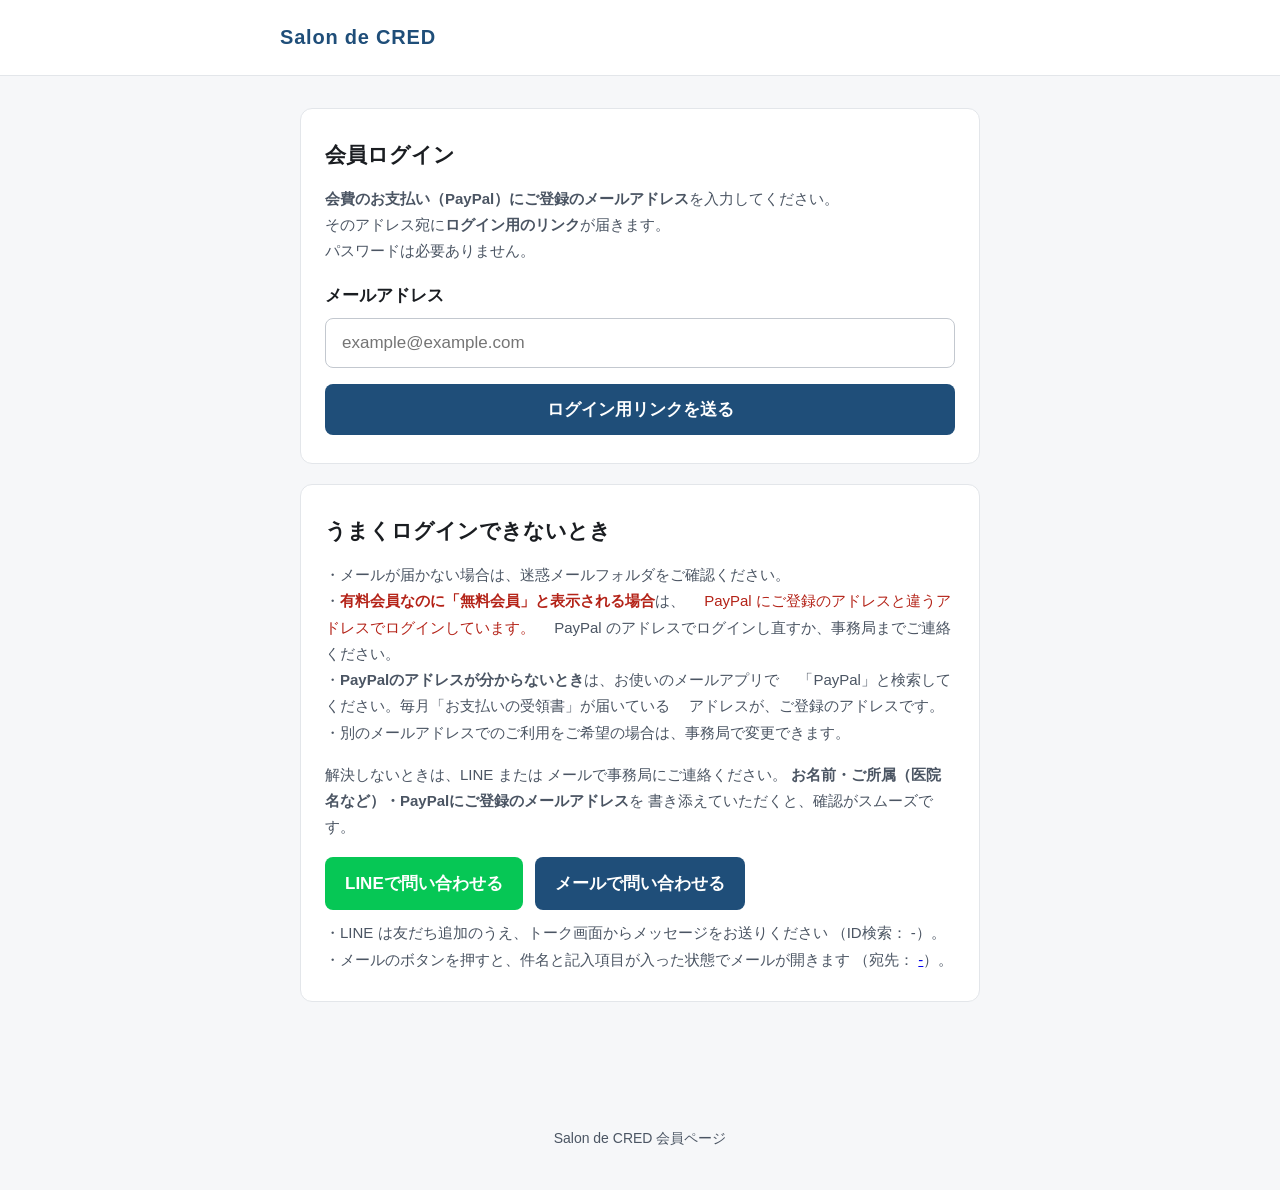
<file: members/index.html>
<!DOCTYPE html>
<html lang="ja">
<head>
  <meta charset="UTF-8">
  <meta name="viewport" content="width=device-width, initial-scale=1">
  <meta name="robots" content="noindex, nofollow">
  <title>会員ログイン | Salon de CRED</title>
  <link rel="stylesheet" href="style.css">
  <script src="config.js"></script>
</head>
<body>

<header class="site">
  <div class="inner">
    <h1 id="salon-name">Salon de CRED</h1>
  </div>
</header>

<div class="wrap">
  <div class="card">
    <h2>会員ログイン</h2>
    <p class="note">
      <strong>会費のお支払い（PayPal）にご登録のメールアドレス</strong>を入力してください。<br>
      そのアドレス宛に<strong>ログイン用のリンク</strong>が届きます。<br>
      パスワードは必要ありません。
    </p>

    <form id="login-form" novalidate>
      <label for="email">メールアドレス</label>
      <input type="email" id="email" name="email"
             autocomplete="email" inputmode="email"
             placeholder="example@example.com" required>
      <p style="margin:16px 0 0">
        <button type="submit" id="submit-btn" style="width:100%">ログイン用リンクを送る</button>
      </p>
    </form>

    <div class="msg" id="msg" role="status" aria-live="polite"></div>
  </div>

  <div class="card">
    <h2>うまくログインできないとき</h2>
    <p class="note">
      ・メールが届かない場合は、迷惑メールフォルダをご確認ください。<br>
      ・<strong style="color:#b42318">有料会員なのに「無料会員」と表示される場合</strong>は、
      　<span style="color:#b42318">PayPal にご登録のアドレスと違うアドレスでログインしています。</span>
      　PayPal のアドレスでログインし直すか、事務局までご連絡ください。<br>
      ・<strong>PayPalのアドレスが分からないとき</strong>は、お使いのメールアプリで
      　「PayPal」と検索してください。毎月「お支払いの受領書」が届いている
      　アドレスが、ご登録のアドレスです。<br>
      ・別のメールアドレスでのご利用をご希望の場合は、事務局で変更できます。
    </p>
    <p class="note" style="margin-bottom:0">
      解決しないときは、LINE または メールで事務局にご連絡ください。
      <strong>お名前・ご所属（医院名など）・PayPalにご登録のメールアドレス</strong>を
      書き添えていただくと、確認がスムーズです。
    </p>
    <div class="contact-actions">
      <a class="watch line-btn" id="contact-line" href="#" target="_blank" rel="noopener noreferrer">LINEで問い合わせる</a>
      <a class="watch" id="contact-mail" href="#">メールで問い合わせる</a>
    </div>
    <p class="note" style="margin:10px 0 0">
      ・LINE は友だち追加のうえ、トーク画面からメッセージをお送りください
      （ID検索： <span id="contact-line-id">-</span>）。<br>
      ・メールのボタンを押すと、件名と記入項目が入った状態でメールが開きます
      （宛先： <a id="contact-link" href="#">-</a>）。
    </p>
  </div>
</div>

<footer class="site">
  <span id="footer-name">Salon de CRED</span> 会員ページ
</footer>

<script nomodule>
  (function () {
    var m = document.getElementById('msg');
    m.className = 'msg show error';
    m.textContent = 'お使いの端末のブラウザが古いため、このページをご利用いただけません。' +
      'iPhoneは「設定→一般→ソフトウェアアップデート」でiOSを更新してからお試しください。';
  })();
</script>
<script type="module">
  import { supabase, cfg, showMsg, hideMsg, memberPageUrl, contactMailto } from './app.js';

  document.getElementById('salon-name').textContent  = cfg.SALON_NAME;
  document.getElementById('footer-name').textContent = cfg.SALON_NAME;
  document.title = `会員ログイン | ${cfg.SALON_NAME}`;

  const contact = document.getElementById('contact-link');
  contact.textContent = cfg.CONTACT_EMAIL;
  contact.href = contactMailto();
  document.getElementById('contact-line').href = cfg.CONTACT_LINE_URL;
  document.getElementById('contact-line-id').textContent = cfg.CONTACT_LINE_ID;
  document.getElementById('contact-mail').href = contactMailto();

  const form = document.getElementById('login-form');
  const emailInput = document.getElementById('email');
  const btn = document.getElementById('submit-btn');
  const msg = document.getElementById('msg');

  // 期限切れ・使用済みリンクから戻された場合の案内
  const query = new URLSearchParams(window.location.search);
  if (query.get('authError')) {
    showMsg(msg, 'error',
      'ログイン用リンクの有効期限が切れたか、すでに使用済みです。' +
      'お手数ですが、もう一度メールアドレスを入力して、新しいリンクをお受け取りください。');
  }

  // すでにログイン済みならそのまま会員ページへ
  const { data: { session } } = await supabase.auth.getSession();
  if (session) {
    window.location.replace('member.html');
  }

  form.addEventListener('submit', async (e) => {
    e.preventDefault();
    hideMsg(msg);

    const email = emailInput.value.trim().toLowerCase();
    if (!email || !email.includes('@')) {
      showMsg(msg, 'error', 'メールアドレスの形式をご確認ください。');
      return;
    }

    btn.disabled = true;
    btn.textContent = '送信中…';

    const { error } = await supabase.auth.signInWithOtp({
      email,
      options: { emailRedirectTo: memberPageUrl() },
    });

    btn.disabled = false;
    btn.textContent = 'ログイン用リンクを送る';

    if (error) {
      // レート制限（同じアドレスへの連続送信）が最も多い
      const rateLimited = error.status === 429 || /second|rate/i.test(error.message || '');
      showMsg(msg, 'error', rateLimited
        ? '同じアドレスへ続けて送信できるのは、1分に1回までです。1分ほど待ってから、もう一度お試しください。'
        : '送信できませんでした。時間をおいて再度お試しください。');
      return;
    }

    showMsg(msg, 'ok',
      `${email} 宛にログイン用リンクを送りました。` +
      'メールを開いてリンクをタップ（パソコンではクリック）してください。' +
      '1〜2分待っても届かない場合は、迷惑メールフォルダをご確認ください。' +
      '件名は「【Salon de CRED】会員ページへのログイン」または「ログイン用リンク」です。');
    form.reset();
  });
</script>

</body>
</html>
</file>
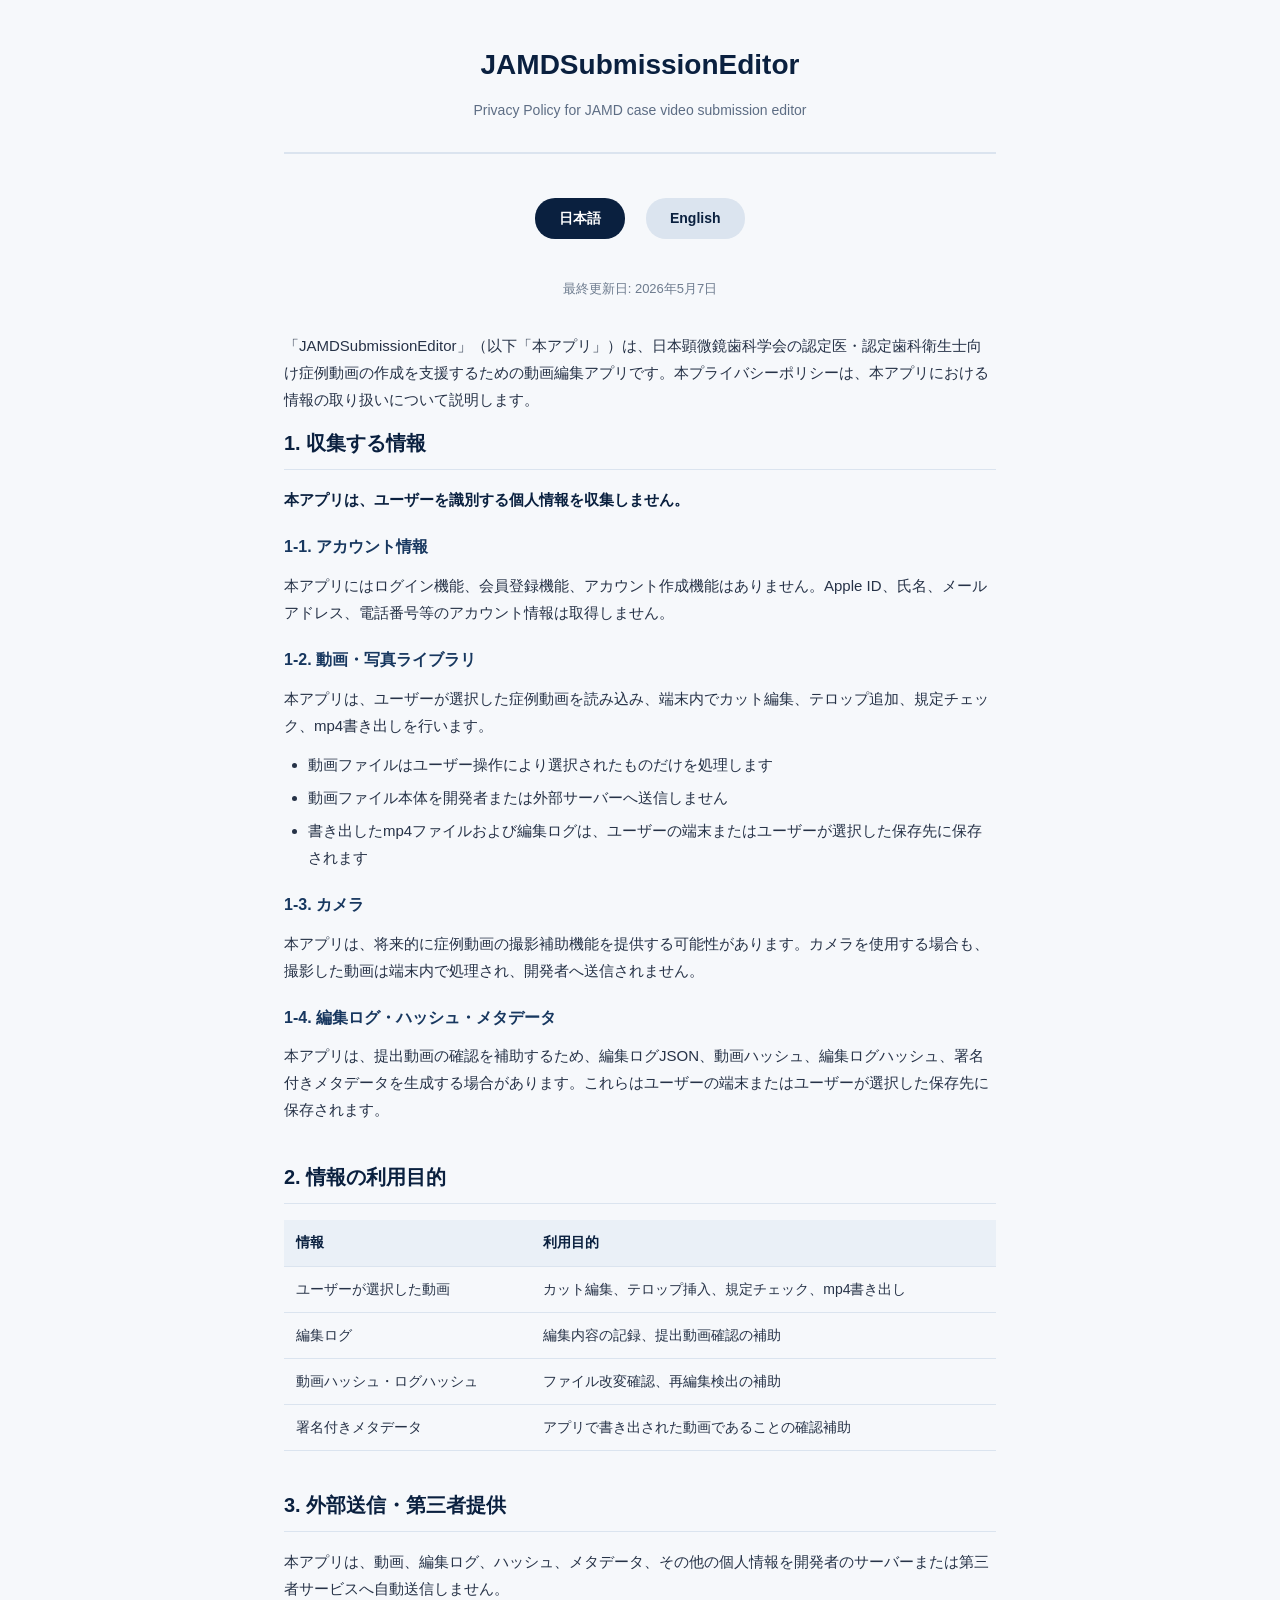
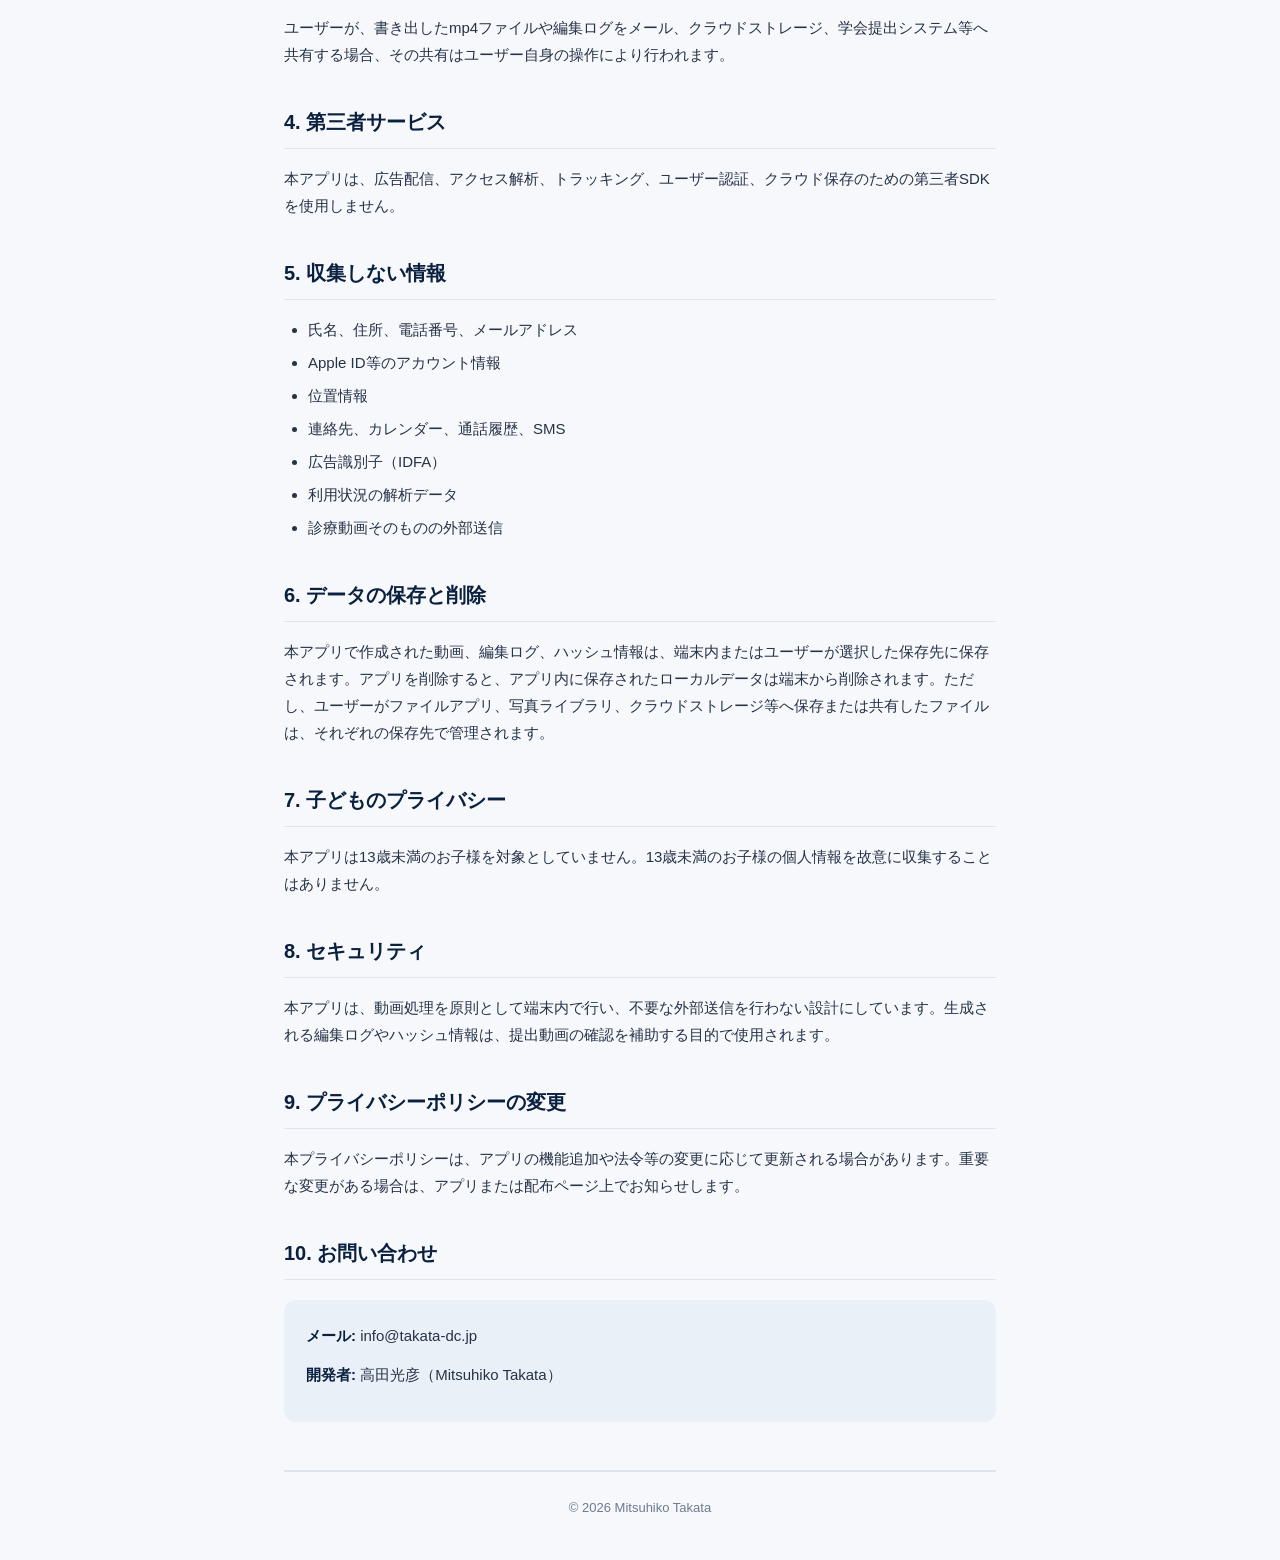
<file: privacy-policy-jamd-submission-editor.html>
<!DOCTYPE html>
<html lang="ja">
<head>
    <meta charset="UTF-8">
    <meta name="viewport" content="width=device-width, initial-scale=1.0">
    <title>JAMDSubmissionEditor - プライバシーポリシー / Privacy Policy</title>
    <style>
        * {
            margin: 0;
            padding: 0;
            box-sizing: border-box;
        }
        body {
            font-family: -apple-system, BlinkMacSystemFont, 'Hiragino Sans', 'Hiragino Kaku Gothic ProN', 'Noto Sans JP', sans-serif;
            line-height: 1.8;
            color: #263247;
            background-color: #f6f8fb;
        }
        .container {
            max-width: 760px;
            margin: 0 auto;
            padding: 40px 24px;
        }
        .header {
            text-align: center;
            margin-bottom: 44px;
            padding-bottom: 28px;
            border-bottom: 2px solid #dbe4ef;
        }
        .header h1 {
            font-size: 28px;
            color: #0a203f;
            margin-bottom: 8px;
        }
        .header .subtitle {
            font-size: 14px;
            color: #5d6d84;
        }
        .last-updated {
            text-align: center;
            font-size: 13px;
            color: #6d7b8e;
            margin-bottom: 32px;
        }
        .lang-switch {
            text-align: center;
            margin-bottom: 38px;
        }
        .lang-switch a {
            display: inline-block;
            padding: 8px 24px;
            margin: 0 8px;
            border-radius: 20px;
            text-decoration: none;
            font-size: 14px;
            font-weight: 600;
            transition: opacity 0.2s;
        }
        .lang-switch a.active {
            background-color: #0a203f;
            color: white;
        }
        .lang-switch a:not(.active) {
            background-color: #dbe4ef;
            color: #0a203f;
        }
        .lang-switch a:hover {
            opacity: 0.82;
        }
        .section {
            margin-bottom: 36px;
        }
        h2 {
            font-size: 20px;
            color: #0a203f;
            margin-bottom: 16px;
            padding-bottom: 8px;
            border-bottom: 1px solid #dbe4ef;
        }
        h3 {
            font-size: 16px;
            color: #17375f;
            margin-top: 20px;
            margin-bottom: 10px;
        }
        p {
            margin-bottom: 12px;
            font-size: 15px;
        }
        ul {
            margin: 8px 0 16px 24px;
            font-size: 15px;
        }
        li {
            margin-bottom: 6px;
        }
        table {
            width: 100%;
            border-collapse: collapse;
            margin: 12px 0 20px;
            font-size: 14px;
        }
        th, td {
            padding: 10px 12px;
            text-align: left;
            border-bottom: 1px solid #dbe4ef;
            vertical-align: top;
        }
        th {
            background-color: #eaf0f7;
            color: #0a203f;
            font-weight: 600;
        }
        .note {
            font-size: 13px;
            color: #6d7b8e;
            margin-top: 8px;
        }
        .highlight {
            font-weight: 700;
            color: #0a203f;
        }
        .contact-box {
            background-color: #eaf0f7;
            border-radius: 12px;
            padding: 22px;
            margin-top: 20px;
        }
        .footer {
            text-align: center;
            margin-top: 48px;
            padding-top: 24px;
            border-top: 2px solid #dbe4ef;
            font-size: 13px;
            color: #6d7b8e;
        }
        .hidden {
            display: none;
        }
        a {
            color: #276897;
        }
        strong {
            color: #0a203f;
        }
        @media (max-width: 480px) {
            .container {
                padding: 24px 16px;
            }
            .header h1 {
                font-size: 23px;
            }
            h2 {
                font-size: 18px;
            }
            table {
                font-size: 13px;
            }
            th, td {
                padding: 8px;
            }
        }
    </style>
</head>
<body>
    <div class="container">
        <div class="header">
            <h1>JAMDSubmissionEditor</h1>
            <div class="subtitle">Privacy Policy for JAMD case video submission editor</div>
        </div>

        <div class="lang-switch">
            <a href="#" id="btn-ja" class="active" onclick="switchLang('ja'); return false;">日本語</a>
            <a href="#" id="btn-en" onclick="switchLang('en'); return false;">English</a>
        </div>

        <div id="content-ja">
            <div class="last-updated">最終更新日: 2026年5月7日</div>

            <p>「JAMDSubmissionEditor」（以下「本アプリ」）は、日本顕微鏡歯科学会の認定医・認定歯科衛生士向け症例動画の作成を支援するための動画編集アプリです。本プライバシーポリシーは、本アプリにおける情報の取り扱いについて説明します。</p>

            <div class="section">
                <h2>1. 収集する情報</h2>
                <p class="highlight">本アプリは、ユーザーを識別する個人情報を収集しません。</p>

                <h3>1-1. アカウント情報</h3>
                <p>本アプリにはログイン機能、会員登録機能、アカウント作成機能はありません。Apple ID、氏名、メールアドレス、電話番号等のアカウント情報は取得しません。</p>

                <h3>1-2. 動画・写真ライブラリ</h3>
                <p>本アプリは、ユーザーが選択した症例動画を読み込み、端末内でカット編集、テロップ追加、規定チェック、mp4書き出しを行います。</p>
                <ul>
                    <li>動画ファイルはユーザー操作により選択されたものだけを処理します</li>
                    <li>動画ファイル本体を開発者または外部サーバーへ送信しません</li>
                    <li>書き出したmp4ファイルおよび編集ログは、ユーザーの端末またはユーザーが選択した保存先に保存されます</li>
                </ul>

                <h3>1-3. カメラ</h3>
                <p>本アプリは、将来的に症例動画の撮影補助機能を提供する可能性があります。カメラを使用する場合も、撮影した動画は端末内で処理され、開発者へ送信されません。</p>

                <h3>1-4. 編集ログ・ハッシュ・メタデータ</h3>
                <p>本アプリは、提出動画の確認を補助するため、編集ログJSON、動画ハッシュ、編集ログハッシュ、署名付きメタデータを生成する場合があります。これらはユーザーの端末またはユーザーが選択した保存先に保存されます。</p>
            </div>

            <div class="section">
                <h2>2. 情報の利用目的</h2>
                <table>
                    <tr><th>情報</th><th>利用目的</th></tr>
                    <tr><td>ユーザーが選択した動画</td><td>カット編集、テロップ挿入、規定チェック、mp4書き出し</td></tr>
                    <tr><td>編集ログ</td><td>編集内容の記録、提出動画確認の補助</td></tr>
                    <tr><td>動画ハッシュ・ログハッシュ</td><td>ファイル改変確認、再編集検出の補助</td></tr>
                    <tr><td>署名付きメタデータ</td><td>アプリで書き出された動画であることの確認補助</td></tr>
                </table>
            </div>

            <div class="section">
                <h2>3. 外部送信・第三者提供</h2>
                <p>本アプリは、動画、編集ログ、ハッシュ、メタデータ、その他の個人情報を開発者のサーバーまたは第三者サービスへ自動送信しません。</p>
                <p>ユーザーが、書き出したmp4ファイルや編集ログをメール、クラウドストレージ、学会提出システム等へ共有する場合、その共有はユーザー自身の操作により行われます。</p>
            </div>

            <div class="section">
                <h2>4. 第三者サービス</h2>
                <p>本アプリは、広告配信、アクセス解析、トラッキング、ユーザー認証、クラウド保存のための第三者SDKを使用しません。</p>
            </div>

            <div class="section">
                <h2>5. 収集しない情報</h2>
                <ul>
                    <li>氏名、住所、電話番号、メールアドレス</li>
                    <li>Apple ID等のアカウント情報</li>
                    <li>位置情報</li>
                    <li>連絡先、カレンダー、通話履歴、SMS</li>
                    <li>広告識別子（IDFA）</li>
                    <li>利用状況の解析データ</li>
                    <li>診療動画そのものの外部送信</li>
                </ul>
            </div>

            <div class="section">
                <h2>6. データの保存と削除</h2>
                <p>本アプリで作成された動画、編集ログ、ハッシュ情報は、端末内またはユーザーが選択した保存先に保存されます。アプリを削除すると、アプリ内に保存されたローカルデータは端末から削除されます。ただし、ユーザーがファイルアプリ、写真ライブラリ、クラウドストレージ等へ保存または共有したファイルは、それぞれの保存先で管理されます。</p>
            </div>

            <div class="section">
                <h2>7. 子どものプライバシー</h2>
                <p>本アプリは13歳未満のお子様を対象としていません。13歳未満のお子様の個人情報を故意に収集することはありません。</p>
            </div>

            <div class="section">
                <h2>8. セキュリティ</h2>
                <p>本アプリは、動画処理を原則として端末内で行い、不要な外部送信を行わない設計にしています。生成される編集ログやハッシュ情報は、提出動画の確認を補助する目的で使用されます。</p>
            </div>

            <div class="section">
                <h2>9. プライバシーポリシーの変更</h2>
                <p>本プライバシーポリシーは、アプリの機能追加や法令等の変更に応じて更新される場合があります。重要な変更がある場合は、アプリまたは配布ページ上でお知らせします。</p>
            </div>

            <div class="section">
                <h2>10. お問い合わせ</h2>
                <div class="contact-box">
                    <p><strong>メール:</strong> info@takata-dc.jp</p>
                    <p><strong>開発者:</strong> 高田光彦（Mitsuhiko Takata）</p>
                </div>
            </div>
        </div>

        <div id="content-en" class="hidden">
            <div class="last-updated">Last updated: May 7, 2026</div>

            <p>"JAMDSubmissionEditor" (the "App") is a video editing app designed to help prepare clinical case videos for JAMD certification submission workflows. This Privacy Policy explains how information is handled in the App.</p>

            <div class="section">
                <h2>1. Information We Collect</h2>
                <p class="highlight">The App does not collect personally identifiable information.</p>

                <h3>1-1. Account Information</h3>
                <p>The App does not provide login, user registration, or account creation. It does not collect Apple ID, name, email address, phone number, or other account information.</p>

                <h3>1-2. Videos and Photo Library</h3>
                <p>The App processes clinical videos selected by the user for trimming, caption insertion, rule checks, and MP4 export on the device.</p>
                <ul>
                    <li>Only videos selected by the user are processed</li>
                    <li>Video files are not sent to the developer or external servers</li>
                    <li>Exported MP4 files and edit logs are saved on the user's device or to a location selected by the user</li>
                </ul>

                <h3>1-3. Camera</h3>
                <p>The App may provide camera-related features in the future. If the camera is used, captured videos will be processed locally on the device and will not be sent to the developer.</p>

                <h3>1-4. Edit Logs, Hashes, and Metadata</h3>
                <p>The App may generate edit log JSON, video hashes, edit log hashes, and signed metadata to support review of submitted videos. These files are stored on the user's device or in a location selected by the user.</p>
            </div>

            <div class="section">
                <h2>2. How Information Is Used</h2>
                <table>
                    <tr><th>Information</th><th>Purpose</th></tr>
                    <tr><td>User-selected videos</td><td>Trimming, caption insertion, rule checks, and MP4 export</td></tr>
                    <tr><td>Edit logs</td><td>Recording edit operations and supporting video review</td></tr>
                    <tr><td>Video and log hashes</td><td>Assisting file integrity checks and detection of possible re-editing</td></tr>
                    <tr><td>Signed metadata</td><td>Assisting verification that a video was exported by the App</td></tr>
                </table>
            </div>

            <div class="section">
                <h2>3. External Transmission and Third-Party Sharing</h2>
                <p>The App does not automatically transmit videos, edit logs, hashes, metadata, or personal information to developer servers or third-party services.</p>
                <p>If the user shares exported MP4 files or edit logs via email, cloud storage, or a submission system, such sharing is performed by the user's own action.</p>
            </div>

            <div class="section">
                <h2>4. Third-Party Services</h2>
                <p>The App does not use third-party SDKs for advertising, analytics, tracking, user authentication, or cloud storage.</p>
            </div>

            <div class="section">
                <h2>5. Information Not Collected</h2>
                <ul>
                    <li>Name, address, phone number, or email address</li>
                    <li>Apple ID or other account information</li>
                    <li>Location information</li>
                    <li>Contacts, calendars, call history, or SMS</li>
                    <li>Advertising identifier (IDFA)</li>
                    <li>Usage analytics data</li>
                    <li>External transmission of clinical video files</li>
                </ul>
            </div>

            <div class="section">
                <h2>6. Data Storage and Deletion</h2>
                <p>Videos, edit logs, and hash information created by the App are stored locally on the device or in a location selected by the user. Deleting the App removes local data stored within the App. Files saved or shared by the user to the Files app, Photos library, cloud storage, or other locations are managed by those respective locations.</p>
            </div>

            <div class="section">
                <h2>7. Children's Privacy</h2>
                <p>The App is not intended for children under the age of 13. It does not knowingly collect personal information from children under 13.</p>
            </div>

            <div class="section">
                <h2>8. Security</h2>
                <p>The App is designed to process videos locally on the device and avoid unnecessary external transmission. Generated edit logs and hash information are used to support review of submitted videos.</p>
            </div>

            <div class="section">
                <h2>9. Changes to This Policy</h2>
                <p>This Privacy Policy may be updated as App features or legal requirements change. Important changes will be announced in the App or on the distribution page.</p>
            </div>

            <div class="section">
                <h2>10. Contact</h2>
                <div class="contact-box">
                    <p><strong>Email:</strong> info@takata-dc.jp</p>
                    <p><strong>Developer:</strong> Mitsuhiko Takata</p>
                </div>
            </div>
        </div>

        <div class="footer">
            © 2026 Mitsuhiko Takata
        </div>
    </div>

    <script>
        function switchLang(lang) {
            const ja = document.getElementById('content-ja');
            const en = document.getElementById('content-en');
            const btnJa = document.getElementById('btn-ja');
            const btnEn = document.getElementById('btn-en');
            if (lang === 'ja') {
                ja.classList.remove('hidden');
                en.classList.add('hidden');
                btnJa.classList.add('active');
                btnEn.classList.remove('active');
                document.documentElement.lang = 'ja';
            } else {
                ja.classList.add('hidden');
                en.classList.remove('hidden');
                btnJa.classList.remove('active');
                btnEn.classList.add('active');
                document.documentElement.lang = 'en';
            }
        }
    </script>
</body>
</html>
</file>
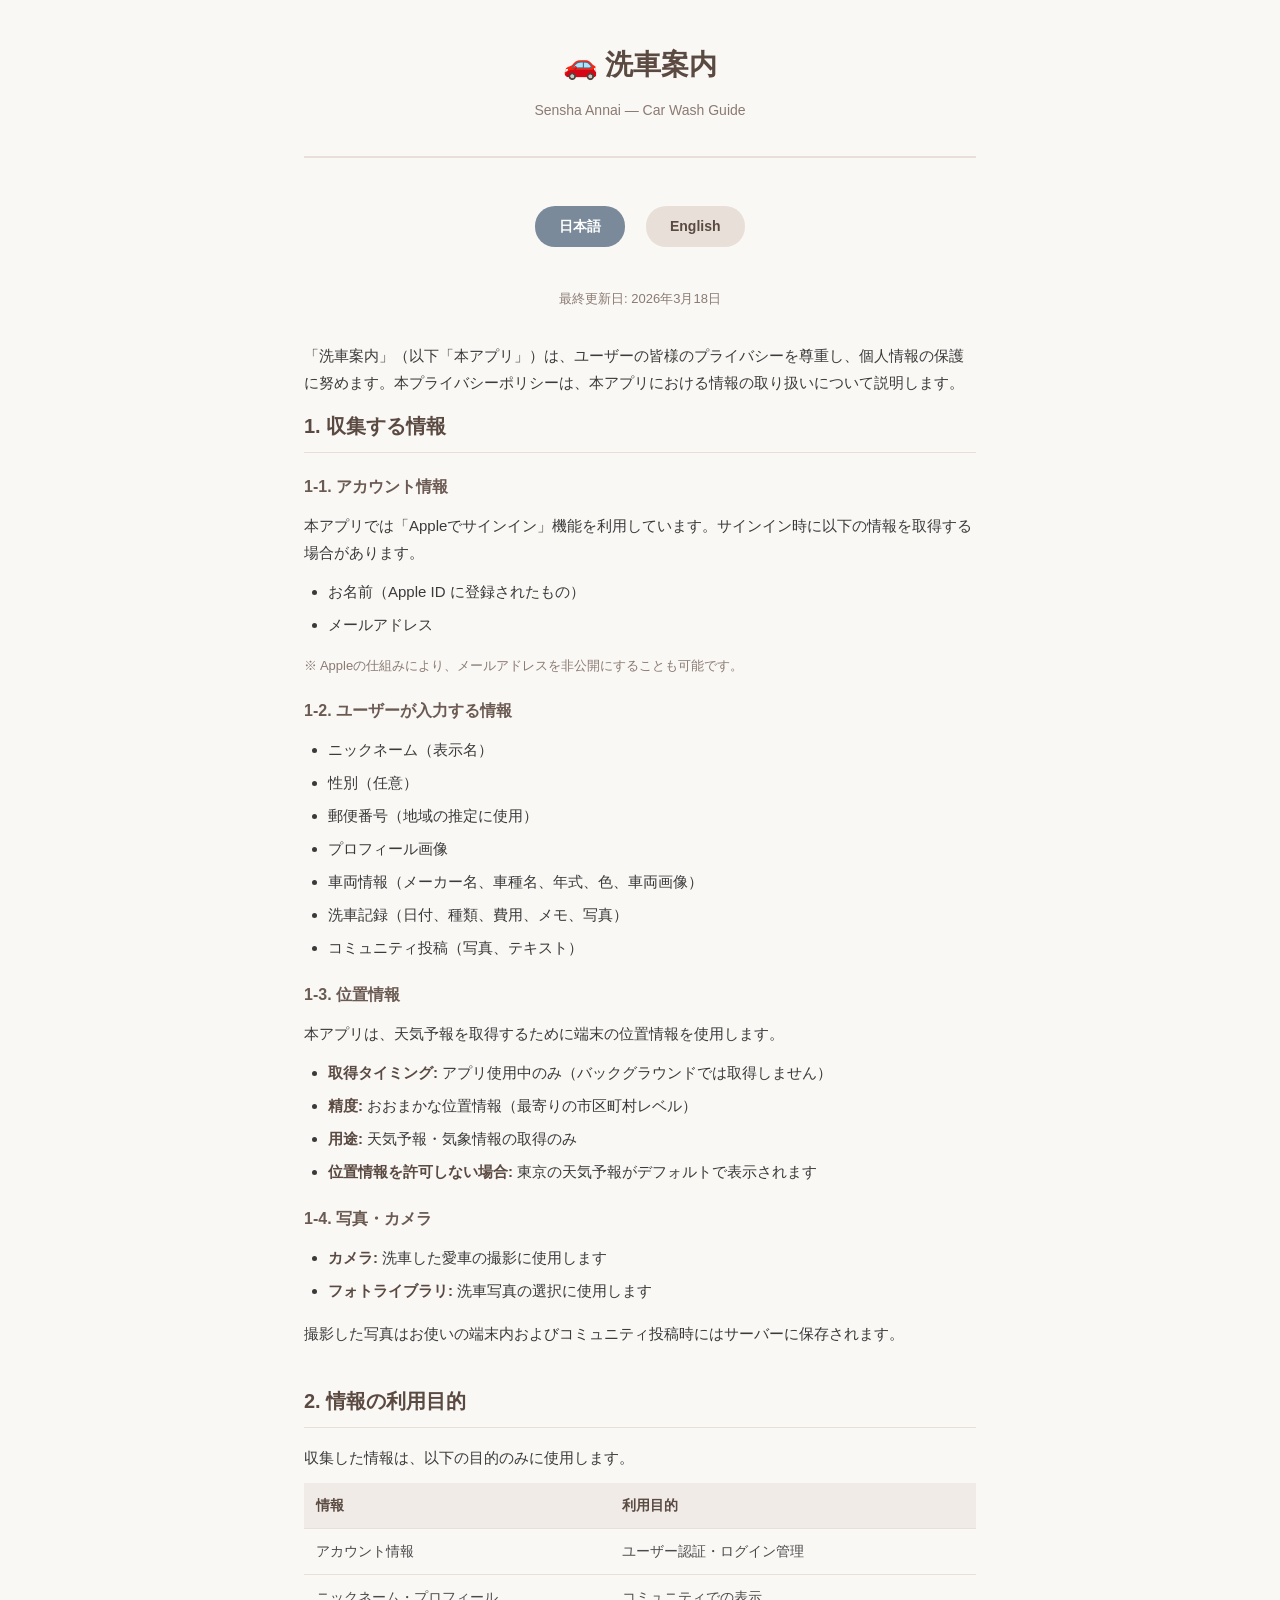
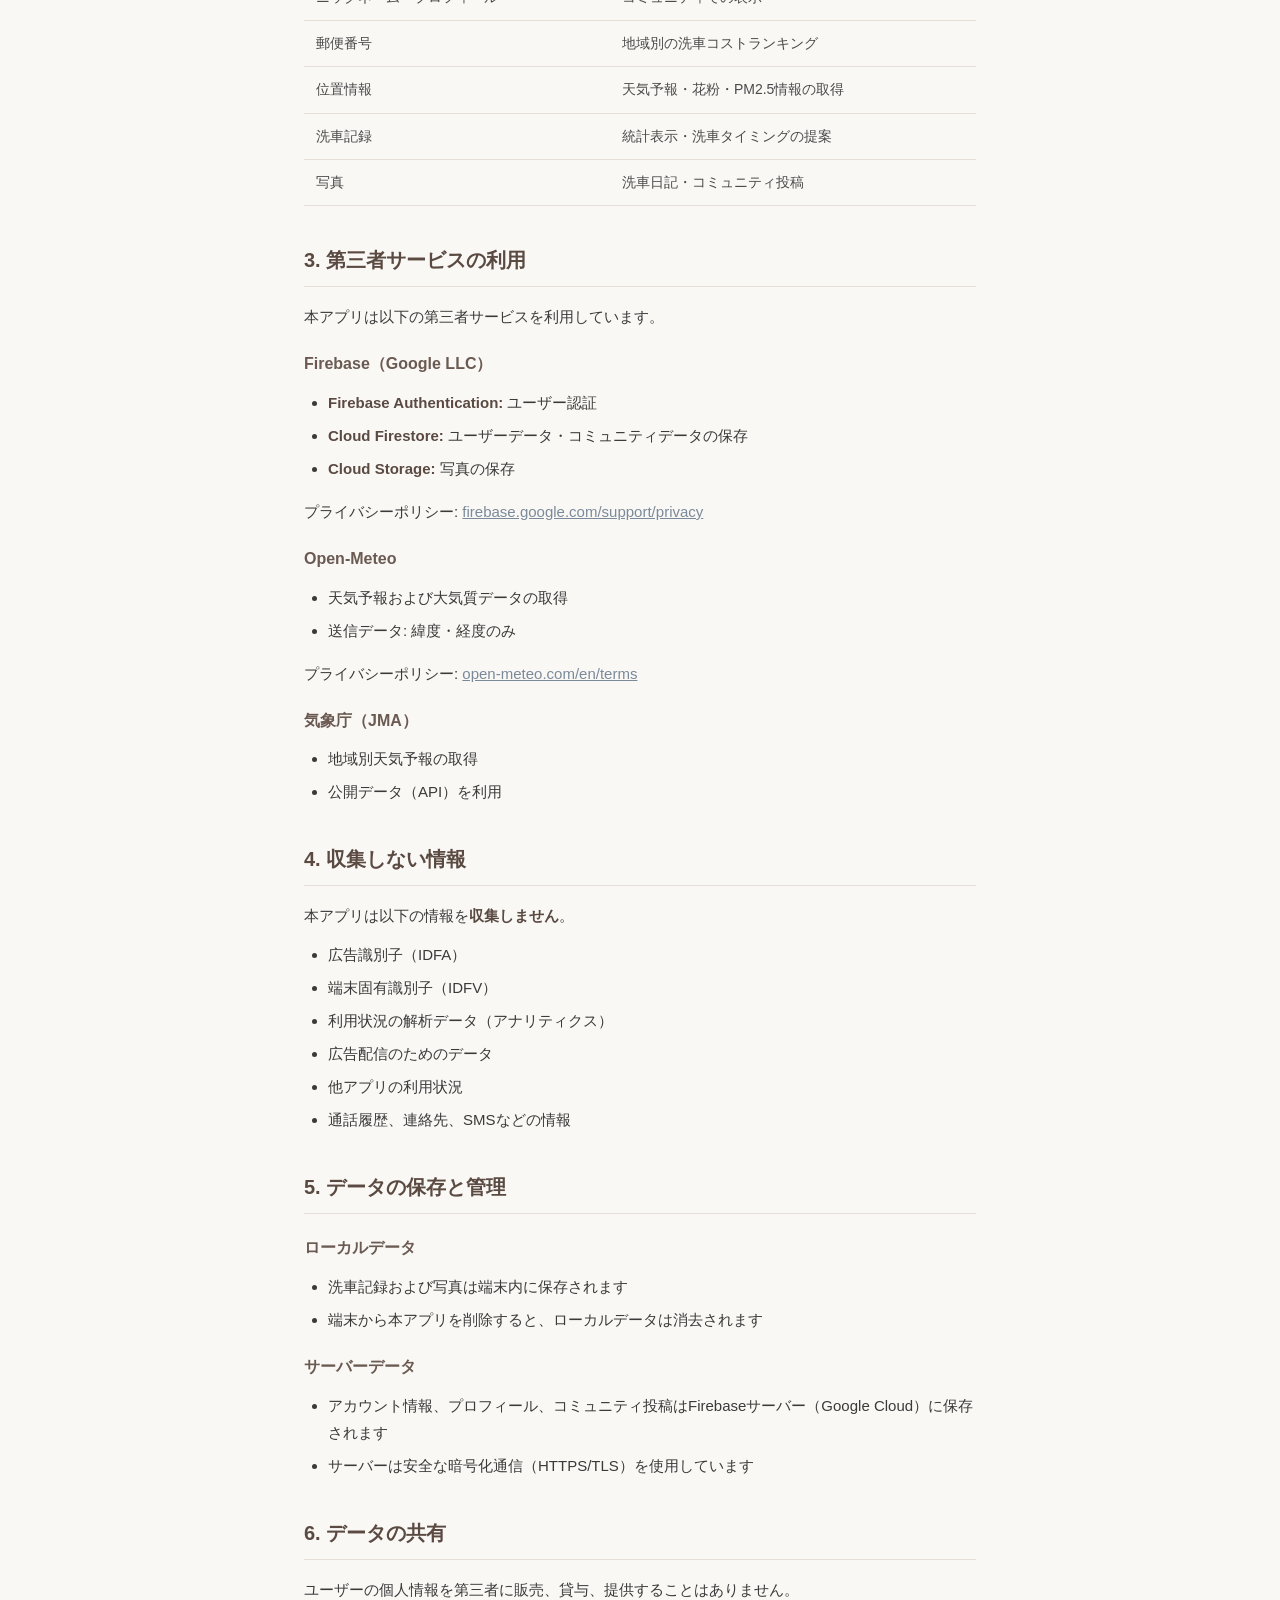
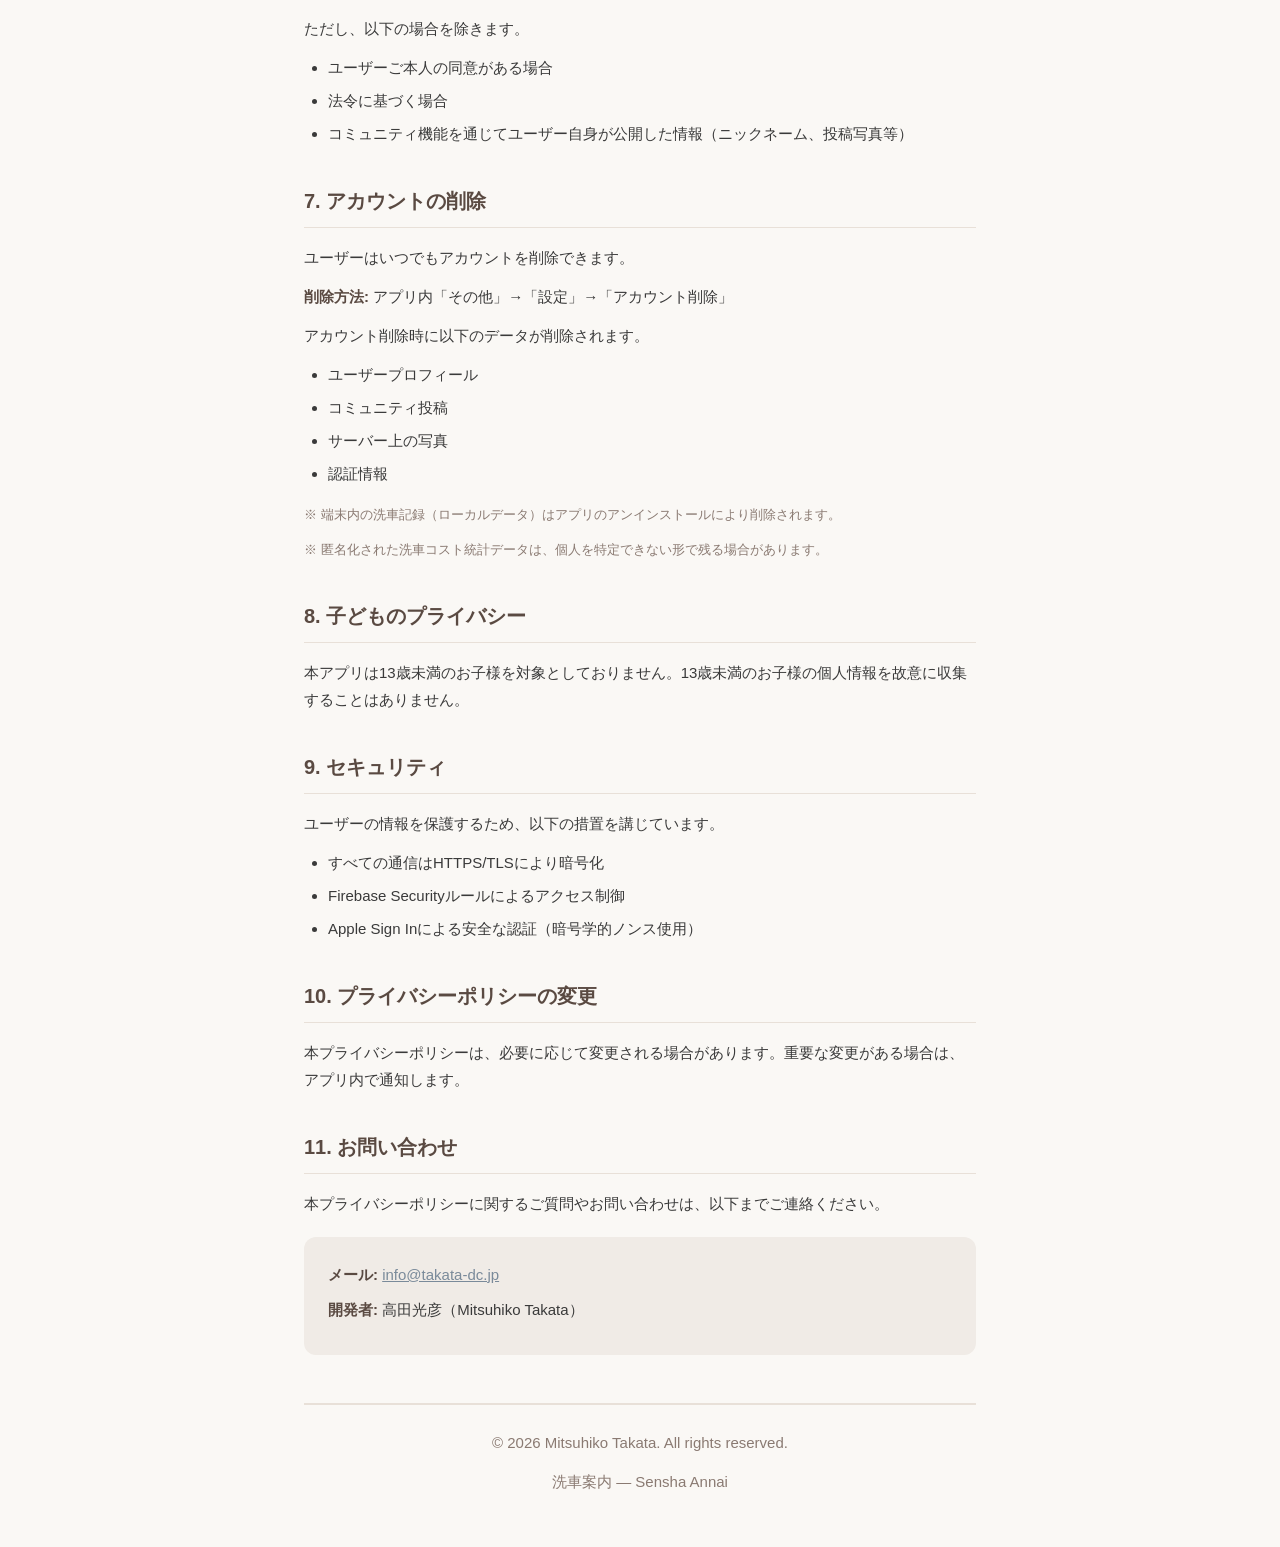
<file: privacy-policy-sensha.html>
<!DOCTYPE html>
<html lang="ja">
<head>
    <meta charset="UTF-8">
    <meta name="viewport" content="width=device-width, initial-scale=1.0">
    <title>洗車案内 - プライバシーポリシー / Privacy Policy</title>
    <style>
        * {
            margin: 0;
            padding: 0;
            box-sizing: border-box;
        }
        body {
            font-family: -apple-system, BlinkMacSystemFont, 'Hiragino Sans', 'Hiragino Kaku Gothic ProN', 'Noto Sans JP', sans-serif;
            line-height: 1.8;
            color: #3a3a3a;
            background-color: #faf8f5;
        }
        .container {
            max-width: 720px;
            margin: 0 auto;
            padding: 40px 24px;
        }
        .header {
            text-align: center;
            margin-bottom: 48px;
            padding-bottom: 32px;
            border-bottom: 2px solid #e8e0d8;
        }
        .header h1 {
            font-size: 28px;
            color: #5a4a42;
            margin-bottom: 8px;
        }
        .header .subtitle {
            font-size: 14px;
            color: #8a7a72;
        }
        .last-updated {
            text-align: center;
            font-size: 13px;
            color: #8a7a72;
            margin-bottom: 32px;
        }
        .lang-switch {
            text-align: center;
            margin-bottom: 40px;
        }
        .lang-switch a {
            display: inline-block;
            padding: 8px 24px;
            margin: 0 8px;
            border-radius: 20px;
            text-decoration: none;
            font-size: 14px;
            font-weight: 600;
            transition: all 0.3s;
        }
        .lang-switch a.active {
            background-color: #7a8a9a;
            color: white;
        }
        .lang-switch a:not(.active) {
            background-color: #e8e0d8;
            color: #5a4a42;
        }
        .lang-switch a:hover {
            opacity: 0.8;
        }
        .section {
            margin-bottom: 36px;
        }
        h2 {
            font-size: 20px;
            color: #5a4a42;
            margin-bottom: 16px;
            padding-bottom: 8px;
            border-bottom: 1px solid #e8e0d8;
        }
        h3 {
            font-size: 16px;
            color: #6a5a52;
            margin-top: 20px;
            margin-bottom: 10px;
        }
        p {
            margin-bottom: 12px;
            font-size: 15px;
        }
        ul {
            margin: 8px 0 16px 24px;
            font-size: 15px;
        }
        li {
            margin-bottom: 6px;
        }
        table {
            width: 100%;
            border-collapse: collapse;
            margin: 12px 0 20px;
            font-size: 14px;
        }
        th, td {
            padding: 10px 12px;
            text-align: left;
            border-bottom: 1px solid #e8e0d8;
        }
        th {
            background-color: #f0ebe6;
            color: #5a4a42;
            font-weight: 600;
        }
        td {
            color: #4a4a4a;
        }
        .note {
            font-size: 13px;
            color: #8a7a72;
            margin-top: 8px;
        }
        .highlight {
            font-weight: 600;
            color: #5a4a42;
        }
        .contact-box {
            background-color: #f0ebe6;
            border-radius: 12px;
            padding: 24px;
            margin-top: 20px;
        }
        .contact-box p {
            margin-bottom: 8px;
        }
        .footer {
            text-align: center;
            margin-top: 48px;
            padding-top: 24px;
            border-top: 2px solid #e8e0d8;
            font-size: 13px;
            color: #8a7a72;
        }
        .hidden {
            display: none;
        }
        a {
            color: #7a8a9a;
        }
        strong {
            color: #5a4a42;
        }
        @media (max-width: 480px) {
            .container {
                padding: 24px 16px;
            }
            .header h1 {
                font-size: 24px;
            }
            h2 {
                font-size: 18px;
            }
            table {
                font-size: 13px;
            }
            th, td {
                padding: 8px;
            }
        }
    </style>
</head>
<body>
    <div class="container">
        <div class="header">
            <h1>🚗 洗車案内</h1>
            <div class="subtitle">Sensha Annai — Car Wash Guide</div>
        </div>

        <div class="lang-switch">
            <a href="#" id="btn-ja" class="active" onclick="switchLang('ja'); return false;">日本語</a>
            <a href="#" id="btn-en" onclick="switchLang('en'); return false;">English</a>
        </div>

        <!-- ===== 日本語 ===== -->
        <div id="content-ja">
            <div class="last-updated">最終更新日: 2026年3月18日</div>

            <p>「洗車案内」（以下「本アプリ」）は、ユーザーの皆様のプライバシーを尊重し、個人情報の保護に努めます。本プライバシーポリシーは、本アプリにおける情報の取り扱いについて説明します。</p>

            <div class="section">
                <h2>1. 収集する情報</h2>

                <h3>1-1. アカウント情報</h3>
                <p>本アプリでは「Appleでサインイン」機能を利用しています。サインイン時に以下の情報を取得する場合があります。</p>
                <ul>
                    <li>お名前（Apple ID に登録されたもの）</li>
                    <li>メールアドレス</li>
                </ul>
                <p class="note">※ Appleの仕組みにより、メールアドレスを非公開にすることも可能です。</p>

                <h3>1-2. ユーザーが入力する情報</h3>
                <ul>
                    <li>ニックネーム（表示名）</li>
                    <li>性別（任意）</li>
                    <li>郵便番号（地域の推定に使用）</li>
                    <li>プロフィール画像</li>
                    <li>車両情報（メーカー名、車種名、年式、色、車両画像）</li>
                    <li>洗車記録（日付、種類、費用、メモ、写真）</li>
                    <li>コミュニティ投稿（写真、テキスト）</li>
                </ul>

                <h3>1-3. 位置情報</h3>
                <p>本アプリは、天気予報を取得するために端末の位置情報を使用します。</p>
                <ul>
                    <li><strong>取得タイミング:</strong> アプリ使用中のみ（バックグラウンドでは取得しません）</li>
                    <li><strong>精度:</strong> おおまかな位置情報（最寄りの市区町村レベル）</li>
                    <li><strong>用途:</strong> 天気予報・気象情報の取得のみ</li>
                    <li><strong>位置情報を許可しない場合:</strong> 東京の天気予報がデフォルトで表示されます</li>
                </ul>

                <h3>1-4. 写真・カメラ</h3>
                <ul>
                    <li><strong>カメラ:</strong> 洗車した愛車の撮影に使用します</li>
                    <li><strong>フォトライブラリ:</strong> 洗車写真の選択に使用します</li>
                </ul>
                <p>撮影した写真はお使いの端末内およびコミュニティ投稿時にはサーバーに保存されます。</p>
            </div>

            <div class="section">
                <h2>2. 情報の利用目的</h2>
                <p>収集した情報は、以下の目的のみに使用します。</p>
                <table>
                    <tr><th>情報</th><th>利用目的</th></tr>
                    <tr><td>アカウント情報</td><td>ユーザー認証・ログイン管理</td></tr>
                    <tr><td>ニックネーム・プロフィール</td><td>コミュニティでの表示</td></tr>
                    <tr><td>郵便番号</td><td>地域別の洗車コストランキング</td></tr>
                    <tr><td>位置情報</td><td>天気予報・花粉・PM2.5情報の取得</td></tr>
                    <tr><td>洗車記録</td><td>統計表示・洗車タイミングの提案</td></tr>
                    <tr><td>写真</td><td>洗車日記・コミュニティ投稿</td></tr>
                </table>
            </div>

            <div class="section">
                <h2>3. 第三者サービスの利用</h2>
                <p>本アプリは以下の第三者サービスを利用しています。</p>

                <h3>Firebase（Google LLC）</h3>
                <ul>
                    <li><strong>Firebase Authentication:</strong> ユーザー認証</li>
                    <li><strong>Cloud Firestore:</strong> ユーザーデータ・コミュニティデータの保存</li>
                    <li><strong>Cloud Storage:</strong> 写真の保存</li>
                </ul>
                <p>プライバシーポリシー: <a href="https://firebase.google.com/support/privacy" target="_blank">firebase.google.com/support/privacy</a></p>

                <h3>Open-Meteo</h3>
                <ul>
                    <li>天気予報および大気質データの取得</li>
                    <li>送信データ: 緯度・経度のみ</li>
                </ul>
                <p>プライバシーポリシー: <a href="https://open-meteo.com/en/terms" target="_blank">open-meteo.com/en/terms</a></p>

                <h3>気象庁（JMA）</h3>
                <ul>
                    <li>地域別天気予報の取得</li>
                    <li>公開データ（API）を利用</li>
                </ul>
            </div>

            <div class="section">
                <h2>4. 収集しない情報</h2>
                <p>本アプリは以下の情報を<strong>収集しません</strong>。</p>
                <ul>
                    <li>広告識別子（IDFA）</li>
                    <li>端末固有識別子（IDFV）</li>
                    <li>利用状況の解析データ（アナリティクス）</li>
                    <li>広告配信のためのデータ</li>
                    <li>他アプリの利用状況</li>
                    <li>通話履歴、連絡先、SMSなどの情報</li>
                </ul>
            </div>

            <div class="section">
                <h2>5. データの保存と管理</h2>
                <h3>ローカルデータ</h3>
                <ul>
                    <li>洗車記録および写真は端末内に保存されます</li>
                    <li>端末から本アプリを削除すると、ローカルデータは消去されます</li>
                </ul>
                <h3>サーバーデータ</h3>
                <ul>
                    <li>アカウント情報、プロフィール、コミュニティ投稿はFirebaseサーバー（Google Cloud）に保存されます</li>
                    <li>サーバーは安全な暗号化通信（HTTPS/TLS）を使用しています</li>
                </ul>
            </div>

            <div class="section">
                <h2>6. データの共有</h2>
                <p>ユーザーの個人情報を第三者に販売、貸与、提供することはありません。</p>
                <p>ただし、以下の場合を除きます。</p>
                <ul>
                    <li>ユーザーご本人の同意がある場合</li>
                    <li>法令に基づく場合</li>
                    <li>コミュニティ機能を通じてユーザー自身が公開した情報（ニックネーム、投稿写真等）</li>
                </ul>
            </div>

            <div class="section">
                <h2>7. アカウントの削除</h2>
                <p>ユーザーはいつでもアカウントを削除できます。</p>
                <p><strong>削除方法:</strong> アプリ内「その他」→「設定」→「アカウント削除」</p>
                <p>アカウント削除時に以下のデータが削除されます。</p>
                <ul>
                    <li>ユーザープロフィール</li>
                    <li>コミュニティ投稿</li>
                    <li>サーバー上の写真</li>
                    <li>認証情報</li>
                </ul>
                <p class="note">※ 端末内の洗車記録（ローカルデータ）はアプリのアンインストールにより削除されます。</p>
                <p class="note">※ 匿名化された洗車コスト統計データは、個人を特定できない形で残る場合があります。</p>
            </div>

            <div class="section">
                <h2>8. 子どものプライバシー</h2>
                <p>本アプリは13歳未満のお子様を対象としておりません。13歳未満のお子様の個人情報を故意に収集することはありません。</p>
            </div>

            <div class="section">
                <h2>9. セキュリティ</h2>
                <p>ユーザーの情報を保護するため、以下の措置を講じています。</p>
                <ul>
                    <li>すべての通信はHTTPS/TLSにより暗号化</li>
                    <li>Firebase Securityルールによるアクセス制御</li>
                    <li>Apple Sign Inによる安全な認証（暗号学的ノンス使用）</li>
                </ul>
            </div>

            <div class="section">
                <h2>10. プライバシーポリシーの変更</h2>
                <p>本プライバシーポリシーは、必要に応じて変更される場合があります。重要な変更がある場合は、アプリ内で通知します。</p>
            </div>

            <div class="section">
                <h2>11. お問い合わせ</h2>
                <p>本プライバシーポリシーに関するご質問やお問い合わせは、以下までご連絡ください。</p>
                <div class="contact-box">
                    <p><strong>メール:</strong> <a href="mailto:info@takata-dc.jp">info@takata-dc.jp</a></p>
                    <p><strong>開発者:</strong> 高田光彦（Mitsuhiko Takata）</p>
                </div>
            </div>
        </div>

        <!-- ===== English ===== -->
        <div id="content-en" class="hidden">
            <div class="last-updated">Last updated: March 18, 2026</div>

            <p>"Sensha Annai" (Car Wash Guide, hereinafter "the App") respects user privacy and is committed to protecting personal information. This Privacy Policy describes how information is handled within the App.</p>

            <div class="section">
                <h2>1. Information We Collect</h2>

                <h3>1-1. Account Information</h3>
                <p>The App uses "Sign in with Apple" for authentication. The following information may be collected during sign-in:</p>
                <ul>
                    <li>Name (as registered with your Apple ID)</li>
                    <li>Email address</li>
                </ul>
                <p class="note">Note: Apple allows you to hide your email address if you prefer.</p>

                <h3>1-2. User-Provided Information</h3>
                <ul>
                    <li>Nickname (display name)</li>
                    <li>Gender (optional)</li>
                    <li>Postal code (used for regional estimation)</li>
                    <li>Profile image</li>
                    <li>Vehicle information (make, model, year, color, vehicle image)</li>
                    <li>Car wash records (date, type, cost, notes, photos)</li>
                    <li>Community posts (photos, text)</li>
                </ul>

                <h3>1-3. Location Information</h3>
                <p>The App uses device location to fetch weather forecasts.</p>
                <ul>
                    <li><strong>When collected:</strong> Only while the app is in use (not in the background)</li>
                    <li><strong>Accuracy:</strong> Approximate location (city/district level)</li>
                    <li><strong>Purpose:</strong> Weather forecast, air quality, and pollen data retrieval only</li>
                    <li><strong>If permission denied:</strong> Tokyo weather is displayed by default</li>
                </ul>

                <h3>1-4. Photos & Camera</h3>
                <ul>
                    <li><strong>Camera:</strong> Used to photograph your washed car</li>
                    <li><strong>Photo Library:</strong> Used to select car wash photos</li>
                </ul>
                <p>Photos are stored locally on your device and on servers when shared via community features.</p>
            </div>

            <div class="section">
                <h2>2. How We Use Information</h2>
                <table>
                    <tr><th>Information</th><th>Purpose</th></tr>
                    <tr><td>Account info</td><td>User authentication and login management</td></tr>
                    <tr><td>Nickname/Profile</td><td>Display in community features</td></tr>
                    <tr><td>Postal code</td><td>Regional car wash cost rankings</td></tr>
                    <tr><td>Location</td><td>Weather, pollen, and PM2.5 data retrieval</td></tr>
                    <tr><td>Wash records</td><td>Statistics and wash timing suggestions</td></tr>
                    <tr><td>Photos</td><td>Car wash diary and community posts</td></tr>
                </table>
            </div>

            <div class="section">
                <h2>3. Third-Party Services</h2>

                <h3>Firebase (Google LLC)</h3>
                <ul>
                    <li>Firebase Authentication, Cloud Firestore, Cloud Storage</li>
                </ul>
                <p>Privacy Policy: <a href="https://firebase.google.com/support/privacy" target="_blank">firebase.google.com/support/privacy</a></p>

                <h3>Open-Meteo</h3>
                <ul>
                    <li>Weather forecast and air quality data</li>
                    <li>Data sent: Latitude and longitude only</li>
                </ul>
                <p>Privacy Policy: <a href="https://open-meteo.com/en/terms" target="_blank">open-meteo.com/en/terms</a></p>

                <h3>Japan Meteorological Agency (JMA)</h3>
                <ul>
                    <li>Regional weather forecasts via public API</li>
                </ul>
            </div>

            <div class="section">
                <h2>4. Information We Do NOT Collect</h2>
                <ul>
                    <li>Advertising identifiers (IDFA)</li>
                    <li>Device identifiers (IDFV)</li>
                    <li>Usage analytics</li>
                    <li>Advertising data</li>
                    <li>Cross-app tracking data</li>
                    <li>Call logs, contacts, or SMS</li>
                </ul>
            </div>

            <div class="section">
                <h2>5. Data Storage and Security</h2>
                <ul>
                    <li>Local data (wash records, photos) is stored on your device</li>
                    <li>Server data is stored on Firebase (Google Cloud) with encrypted communication (HTTPS/TLS)</li>
                    <li>Deleting the app removes all local data</li>
                </ul>
            </div>

            <div class="section">
                <h2>6. Data Sharing</h2>
                <p>We do not sell, rent, or provide personal information to third parties, except:</p>
                <ul>
                    <li>With your consent</li>
                    <li>As required by law</li>
                    <li>Information you voluntarily make public through community features</li>
                </ul>
            </div>

            <div class="section">
                <h2>7. Account Deletion</h2>
                <p>You can delete your account at any time via: App Menu → Settings → Delete Account</p>
                <p>This removes your profile, community posts, server-stored photos, and authentication data.</p>
                <p class="note">Note: Local wash records are deleted when you uninstall the app. Anonymized cost statistics may remain.</p>
            </div>

            <div class="section">
                <h2>8. Children's Privacy</h2>
                <p>The App is not intended for children under 13. We do not knowingly collect personal information from children under 13.</p>
            </div>

            <div class="section">
                <h2>9. Security Measures</h2>
                <ul>
                    <li>All communications encrypted via HTTPS/TLS</li>
                    <li>Firebase Security Rules for access control</li>
                    <li>Secure authentication via Apple Sign In with cryptographic nonce</li>
                </ul>
            </div>

            <div class="section">
                <h2>10. Changes to This Policy</h2>
                <p>This Privacy Policy may be updated as needed. Users will be notified of significant changes within the App.</p>
            </div>

            <div class="section">
                <h2>11. Contact Us</h2>
                <p>For questions about this Privacy Policy, please contact:</p>
                <div class="contact-box">
                    <p><strong>Email:</strong> <a href="mailto:info@takata-dc.jp">info@takata-dc.jp</a></p>
                    <p><strong>Developer:</strong> Mitsuhiko Takata</p>
                </div>
            </div>
        </div>

        <div class="footer">
            <p>&copy; 2026 Mitsuhiko Takata. All rights reserved.</p>
            <p>洗車案内 — Sensha Annai</p>
        </div>
    </div>

    <script>
        function switchLang(lang) {
            document.getElementById('content-ja').classList.toggle('hidden', lang !== 'ja');
            document.getElementById('content-en').classList.toggle('hidden', lang !== 'en');
            document.getElementById('btn-ja').classList.toggle('active', lang === 'ja');
            document.getElementById('btn-en').classList.toggle('active', lang === 'en');
        }
    </script>
</body>
</html>
</file>
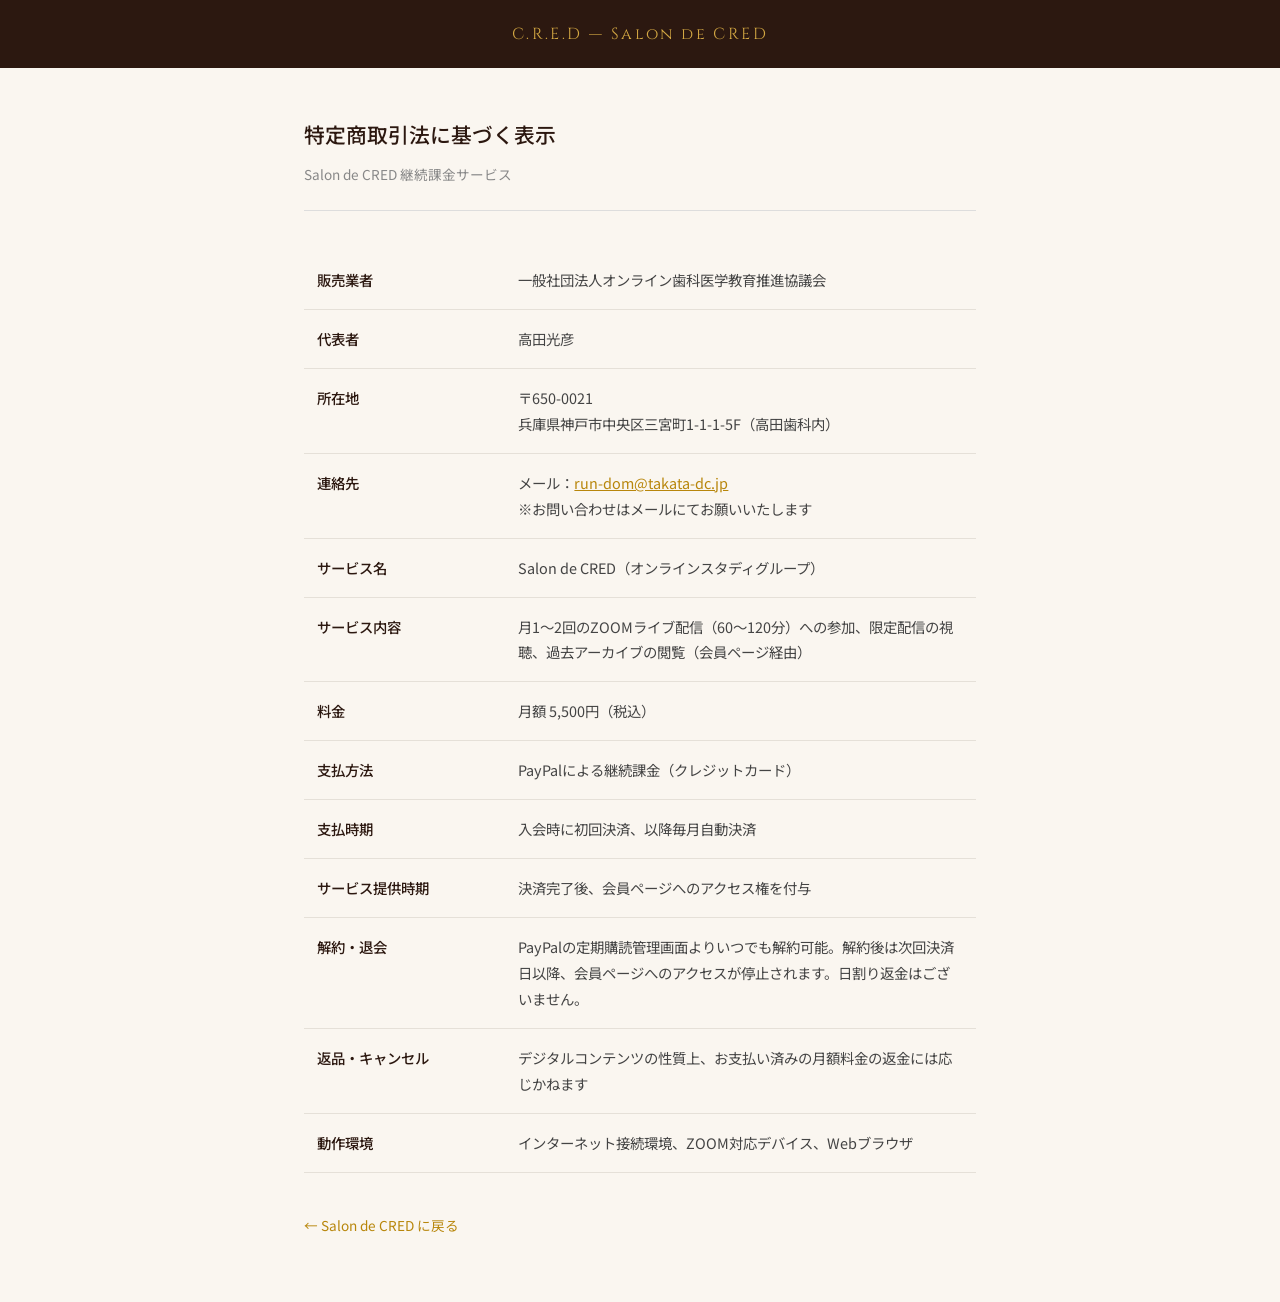
<file: tokushoho.html>
<!DOCTYPE html>
<html lang="ja">
<head>
<meta charset="UTF-8">
<meta name="viewport" content="width=device-width, initial-scale=1.0">
<title>特定商取引法に基づく表示 — Salon de CRED</title>
<link rel="canonical" href="https://takatadc-code.github.io/cred-kensankai/tokushoho.html">
<link href="https://fonts.googleapis.com/css2?family=Noto+Sans+JP:wght@300;400;500;700&family=Cinzel:wght@400;500;600&display=swap" rel="stylesheet">
<style>
  :root {
    --brown-dark: #2C1810;
    --gold: #B8860B;
    --gold-light: #D4A843;
    --cream: #FAF6F0;
    --white: #FFFFFF;
  }
  * { margin: 0; padding: 0; box-sizing: border-box; }
  body {
    font-family: 'Noto Sans JP', sans-serif;
    background: var(--cream);
    color: #333;
    line-height: 1.8;
    font-size: 15px;
  }
  .header {
    background: var(--brown-dark);
    padding: 1.2rem 2rem;
    text-align: center;
  }
  .header a {
    color: var(--gold-light);
    text-decoration: none;
    font-family: 'Cinzel', serif;
    font-size: 1rem;
    letter-spacing: 0.15em;
  }
  .container {
    max-width: 720px;
    margin: 0 auto;
    padding: 3rem 1.5rem 4rem;
  }
  h1 {
    font-size: 1.3rem;
    font-weight: 500;
    color: var(--brown-dark);
    margin-bottom: 0.5rem;
  }
  .subtitle {
    font-size: 0.85rem;
    color: #888;
    margin-bottom: 2.5rem;
    padding-bottom: 1.5rem;
    border-bottom: 1px solid #ddd;
  }
  table {
    width: 100%;
    border-collapse: collapse;
  }
  th, td {
    padding: 1rem 0.8rem;
    border-bottom: 1px solid #e5e0d8;
    text-align: left;
    vertical-align: top;
  }
  th {
    width: 30%;
    font-weight: 500;
    color: var(--brown-dark);
    font-size: 0.9rem;
    white-space: nowrap;
  }
  td {
    font-size: 0.9rem;
    color: #444;
  }
  .back {
    display: inline-block;
    margin-top: 2.5rem;
    color: var(--gold);
    text-decoration: none;
    font-size: 0.85rem;
  }
  .back:hover { text-decoration: underline; }
  @media (max-width: 600px) {
    th, td { display: block; width: 100%; }
    th { padding-bottom: 0.2rem; border-bottom: none; }
    td { padding-top: 0; padding-bottom: 1.2rem; }
  }
</style>
</head>
<body>

<div class="header">
  <a href="index.html#salon">C.R.E.D — Salon de CRED</a>
</div>

<div class="container">
  <h1>特定商取引法に基づく表示</h1>
  <p class="subtitle">Salon de CRED 継続課金サービス</p>

  <table>
    <tr>
      <th>販売業者</th>
      <td>一般社団法人オンライン歯科医学教育推進協議会</td>
    </tr>
    <tr>
      <th>代表者</th>
      <td>高田光彦</td>
    </tr>
    <tr>
      <th>所在地</th>
      <td>〒650-0021<br>兵庫県神戸市中央区三宮町1-1-1-5F（高田歯科内）</td>
    </tr>
    <tr>
      <th>連絡先</th>
      <td>メール：<a href="mailto:run-dom@takata-dc.jp" style="color:var(--gold);">run-dom@takata-dc.jp</a><br>
      ※お問い合わせはメールにてお願いいたします</td>
    </tr>
    <tr>
      <th>サービス名</th>
      <td>Salon de CRED（オンラインスタディグループ）</td>
    </tr>
    <tr>
      <th>サービス内容</th>
      <td>月1〜2回のZOOMライブ配信（60〜120分）への参加、限定配信の視聴、過去アーカイブの閲覧（会員ページ経由）</td>
    </tr>
    <tr>
      <th>料金</th>
      <td>月額 5,500円（税込）</td>
    </tr>
    <tr>
      <th>支払方法</th>
      <td>PayPalによる継続課金（クレジットカード）</td>
    </tr>
    <tr>
      <th>支払時期</th>
      <td>入会時に初回決済、以降毎月自動決済</td>
    </tr>
    <tr>
      <th>サービス提供時期</th>
      <td>決済完了後、会員ページへのアクセス権を付与</td>
    </tr>
    <tr>
      <th>解約・退会</th>
      <td>PayPalの定期購読管理画面よりいつでも解約可能。解約後は次回決済日以降、会員ページへのアクセスが停止されます。日割り返金はございません。</td>
    </tr>
    <tr>
      <th>返品・キャンセル</th>
      <td>デジタルコンテンツの性質上、お支払い済みの月額料金の返金には応じかねます</td>
    </tr>
    <tr>
      <th>動作環境</th>
      <td>インターネット接続環境、ZOOM対応デバイス、Webブラウザ</td>
    </tr>
  </table>

  <a href="index.html#salon" class="back">← Salon de CRED に戻る</a>
</div>

</body>
</html>
</file>
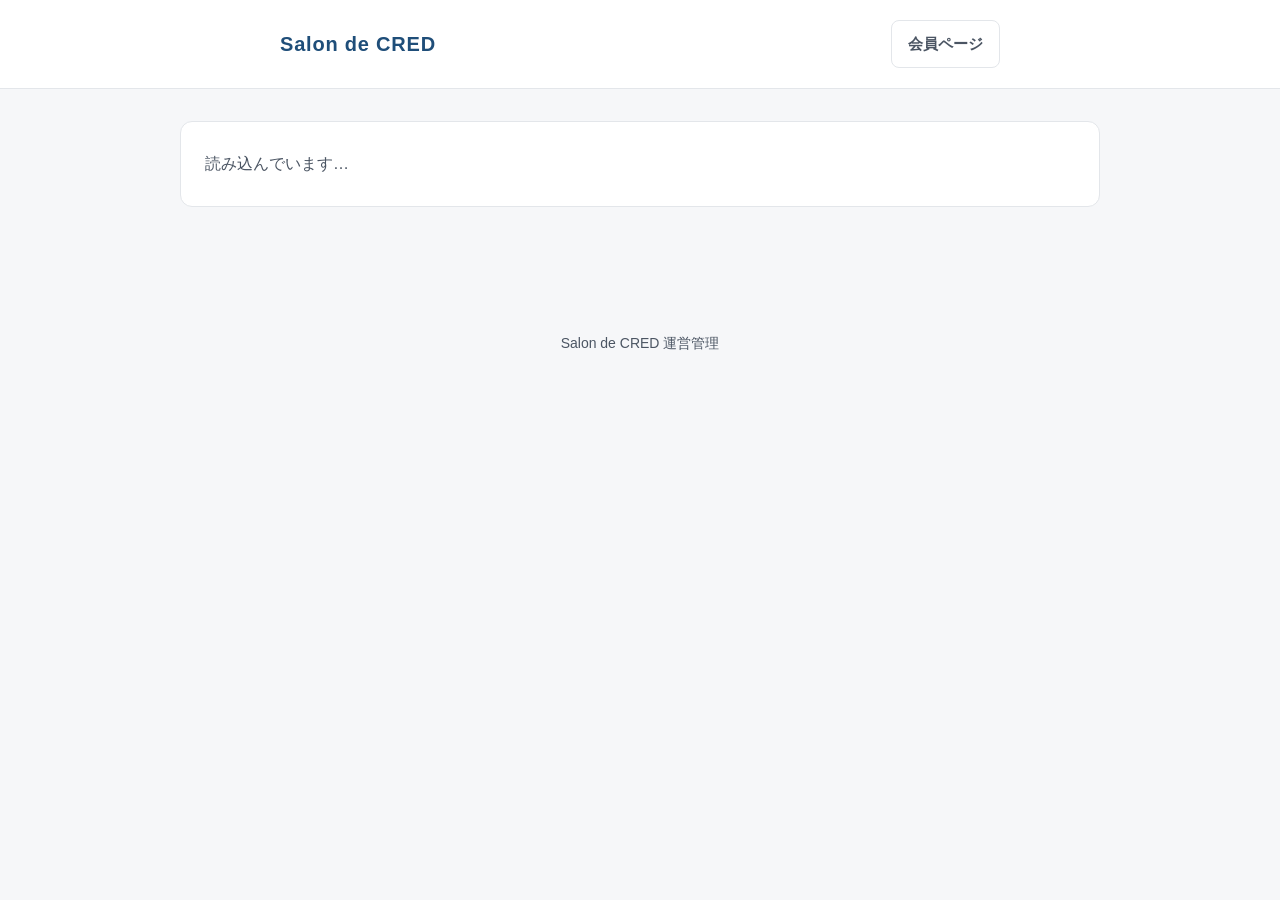
<file: members/admin.html>
<!DOCTYPE html>
<html lang="ja">
<head>
  <meta charset="UTF-8">
  <meta name="viewport" content="width=device-width, initial-scale=1">
  <meta name="robots" content="noindex, nofollow">
  <title>運営管理 | Salon de CRED</title>
  <link rel="stylesheet" href="style.css">
  <script src="config.js"></script>
  <style>
    .wrap.admin { max-width: 960px; }

    .tabs { display: flex; gap: 8px; margin-bottom: 20px; }
    .tabs button {
      background: transparent; color: var(--muted);
      border: 1px solid var(--line); font-size: 16px; padding: 10px 20px;
    }
    .tabs button.on { background: var(--accent); color: #fff; border-color: var(--accent); }

    table { width: 100%; border-collapse: collapse; font-size: 15px; }
    th, td { text-align: left; padding: 10px 8px; border-bottom: 1px solid var(--line); vertical-align: top; }
    th { font-size: 13px; color: var(--muted); font-weight: 600; white-space: nowrap; }
    td.actions { white-space: nowrap; text-align: right; }
    .table-scroll { overflow-x: auto; }

    input[type="text"], input[type="date"], input[type="url"], select, textarea {
      width: 100%; padding: 11px 13px; font-size: 16px;
      border: 1px solid #c3c8cf; border-radius: 8px; background: #fff;
      font-family: inherit;
    }
    textarea { min-height: 110px; resize: vertical; line-height: 1.6; }

    .row { display: grid; grid-template-columns: 1fr 1fr; gap: 14px; margin-bottom: 14px; }
    .field { margin-bottom: 14px; }
    .field label { font-size: 14px; }

    button.small {
      font-size: 14px; padding: 7px 13px; border-radius: 6px;
      background: transparent; color: var(--accent);
      border: 1px solid var(--line);
    }
    button.small:hover:not(:disabled) { background: #eef2f7; }
    button.small.danger { color: var(--danger); }

    .pill { font-size: 12px; font-weight: 700; padding: 2px 9px; border-radius: 999px; white-space: nowrap; }
    .pill.active    { background: #e7f6ee; color: var(--ok); }
    .pill.grace     { background: #fff4e5; color: #a15c07; }
    .pill.cancelled { background: #f0f2f5; color: var(--muted); }
    .pill.admin     { background: #eae6fb; color: #5b3fb5; }
    .pill.off       { background: #f0f2f5; color: var(--muted); }

    .toolbar { display: flex; gap: 12px; align-items: center; margin-bottom: 16px; }
    .toolbar input { flex: 1; }
    .count { font-size: 14px; color: var(--muted); white-space: nowrap; }

    @media (max-width: 640px) { .row { grid-template-columns: 1fr; } }
  </style>
</head>
<body>

<header class="site">
  <div class="inner">
    <h1 id="salon-name">Salon de CRED</h1>
    <div class="head-actions">
      <a class="ghost" id="member-link" href="member.html" hidden>会員ページ</a>
      <button class="ghost" id="logout-btn" hidden>ログアウト</button>
    </div>
  </div>
</header>

<div class="wrap admin">

  <div class="card" id="gate">
    <div class="skeleton" id="loading">読み込んでいます…</div>
    <div id="denied" hidden>
      <h2 id="denied-title">権限がありません</h2>
      <p class="note" id="denied-body"></p>
      <p><button class="ghost" id="denied-logout">別のアドレスでログインし直す</button></p>
    </div>
  </div>

  <div id="app" hidden>

    <div class="card" id="todo-card" hidden style="border-color:#cfe0f5">
      <h2 style="font-size:19px">高橋先生へ — 最初にお願いしたいこと</h2>
      <p class="note">
        終わった項目にチェックを入れてください（チェックはこの端末に記録されます。
        この表示は運営にしか見えません）。
      </p>
      <div id="todo-list" style="display:flex; flex-direction:column; gap:12px"></div>
      <p class="note" id="todo-done" hidden style="margin-top:14px">
        ✅ すべて完了です。ありがとうございました！
      </p>
    </div>

    <div class="tabs">
      <button id="tab-contents" class="on">配信・お知らせ</button>
      <button id="tab-members">会員</button>
    </div>

    <!-- ======================= コンテンツ ======================= -->
    <section id="pane-contents">
      <div class="card">
        <h2 id="c-form-title">新しく追加する</h2>
        <p class="note" style="margin-bottom:18px">
          例会の枠は<strong>事前に作っておけます</strong>。ZOOMのURLだけ入れて登録しておき、
          配信が始まったら一覧の「編集」から視聴URLを追記してください。
          会員の画面は30秒ごとに自動更新されるので、貼った時点で表示されます。
        </p>
        <div class="field">
          <label for="c-title">タイトル</label>
          <input type="text" id="c-title" placeholder="第○回 Salon de CRED 例会">
        </div>
        <div class="row">
          <div>
            <label for="c-kind">種別</label>
            <select id="c-kind">
              <option value="video">例会・動画</option>
              <option value="document">資料</option>
              <option value="note">note記事</option>
              <option value="notice">お知らせのみ</option>
            </select>
          </div>
          <div>
            <label for="c-date">開催日</label>
            <input type="date" id="c-date">
          </div>
        </div>
        <div class="field">
          <label for="c-aud">公開範囲</label>
          <select id="c-aud">
            <option value="paid">有料会員のみ（例会・アーカイブ）</option>
            <option value="all">全会員（note記事・お知らせなど。無料会員にもURLごと公開）</option>
          </select>
        </div>
        <div class="field">
          <label for="c-zoom">ZOOM 参加URL（事前に入れておく）</label>
          <input type="url" id="c-zoom" placeholder="https://zoom.us/j/...">
        </div>
        <div class="row">
          <div>
            <label for="c-zoom-id">ミーティングID</label>
            <input type="text" id="c-zoom-id" inputmode="numeric" placeholder="860 5630 0145">
          </div>
          <div>
            <label for="c-zoom-pass">パスコード</label>
            <input type="text" id="c-zoom-pass" placeholder="123456">
          </div>
        </div>
        <div class="until-note" style="margin-bottom:14px">
          ミーティングIDは、URLを入れると自動で読み取ります。
          <strong>パスコードはURLからは分からない</strong>ので、Zoomの画面を見て手で入れてください
          （URL内の <code>pwd=</code> はパスコードそのものではありません）。
        </div>
        <div class="field">
          <label for="c-url">配信の視聴URL（配信開始後に追記）</label>
          <input type="url" id="c-url" placeholder="https://www.youtube.com/watch?v=...">
        </div>
        <div class="field">
          <label for="c-thumb-file">サムネイル画像（SNS配布用と同じもので構いません）</label>
          <img id="c-thumb-preview" class="thumb thumb-preview" hidden alt="">
          <input type="file" id="c-thumb-file" accept="image/*">
          <button class="small danger" id="c-thumb-clear" hidden style="margin-top:10px">画像を外す</button>
          <div class="until-note" id="c-thumb-status"></div>
        </div>

        <div class="field">
          <label for="c-until">アーカイブ公開終了日時</label>
          <input type="datetime-local" id="c-until">
          <div class="presets">
            <button class="small" data-until="24">24時間後</button>
            <button class="small" data-until="72">3日後</button>
            <button class="small" data-until="168">1週間後</button>
            <button class="small" data-until="720">1ヶ月後</button>
            <button class="small" data-until="">無期限にする</button>
          </div>
          <div class="until-note">
            演者と約束した期間を入れてください。<strong>この日時を過ぎると自動的に会員から見えなくなります</strong>
            （手動で非公開にする必要はありません）。空欄なら無期限です。
          </div>
        </div>

        <div class="field">
          <label for="c-body">説明・補足</label>
          <textarea id="c-body" placeholder="アーカイブは次回例会まで公開します。"></textarea>
        </div>
        <button id="c-add">追加する</button>
        <button class="ghost" id="c-cancel" hidden style="margin-left:10px">編集をやめる</button>
        <div class="msg" id="c-msg" role="status" aria-live="polite"></div>
      </div>

      <div class="card">
        <h2>登録済み一覧</h2>
        <p class="note" style="margin-bottom:14px">
          「非公開にする」を押すと、会員ページから即座に見えなくなります。
        </p>
        <div class="table-scroll">
          <table>
            <thead>
              <tr><th>開催日</th><th>タイトル</th><th>URL</th><th>状態</th><th></th></tr>
            </thead>
            <tbody id="c-list"></tbody>
          </table>
        </div>
      </div>
    </section>

    <!-- ======================= 会員 ======================= -->
    <section id="pane-members" hidden>
      <div class="card">
        <h2>会員を追加する</h2>
        <div class="row">
          <div>
            <label for="m-email">メールアドレス</label>
            <input type="text" id="m-email" placeholder="member@example.com">
          </div>
          <div>
            <label for="m-name">氏名</label>
            <input type="text" id="m-name" placeholder="山田太郎">
          </div>
        </div>
        <div class="field">
          <label for="m-sub">PayPal サブスクリプションID（任意・後から入力可）</label>
          <input type="text" id="m-sub" placeholder="I-XXXXXXXXXXXX">
        </div>
        <div class="field">
          <label for="m-plan">会員種別</label>
          <select id="m-plan">
            <option value="paid">有料会員（PayPal で会費をお支払いの方）</option>
            <option value="comp">招待会員（会費なし・有料会員と同じ閲覧が可能）</option>
          </select>
          <div class="until-note">
            招待会員は、毎月の会費確認（PayPalリストとの突合）の対象になりません。
          </div>
        </div>
        <button id="m-add">追加する</button>
        <div class="msg" id="m-msg" role="status" aria-live="polite"></div>
      </div>

      <div class="card">
        <h2>まとめて追加（貼り付け）</h2>
        <p class="note">
          <strong>PayPal の一覧やダウンロードした CSV を、そのまま貼り付けてください。</strong>
          列の順番はそろえなくて構いません。各行からメールアドレス・お名前・
          サブスクリプションID（<code>I-</code> で始まるもの）を自動で読み取ります。
          見出し行が含まれていても無視します。<br>
          <strong>貼り付けたあと、登録される内容を一覧で確認できます。</strong>
          そこで問題がなければ登録に進んでください。
        </p>
        <div class="field">
          <label for="m-file">PayPal からダウンロードした CSV ファイル</label>
          <input type="file" id="m-file" accept=".csv,.txt,text/csv,text/plain">
          <div class="until-note">
            ファイルを選ぶと下の欄に内容が入り、自動で読み取ります。
            コピー＆貼り付けでも構いません。
          </div>
        </div>
        <div class="field">
          <textarea id="m-csv" placeholder="Excel やスプレッドシートからコピーした範囲、
PayPal の取引CSV、
「メール, 氏名」だけの行、
いずれでも読み取れます。"></textarea>
        </div>
        <button id="m-parse">内容を確認する</button>
        <div class="msg" id="m-csv-msg" role="status" aria-live="polite"></div>

        <div id="m-preview" hidden style="margin-top:22px">
          <h2 style="font-size:18px" id="m-preview-title"></h2>
          <p class="note">
            誤って読み取られている行があれば、貼り付ける内容を直して
            「内容を確認する」を押し直してください。
          </p>
          <div class="table-scroll" style="max-height:360px; overflow-y:auto">
            <table>
              <thead>
                <tr><th>メールアドレス</th><th>氏名</th><th>サブスクリプションID</th><th>登録</th></tr>
              </thead>
              <tbody id="m-preview-list"></tbody>
            </table>
          </div>
          <p style="margin-top:16px">
            <button id="m-import">この内容で登録する</button>
            <button class="ghost" id="m-cancel" style="margin-left:10px">やめる</button>
          </p>

          <div id="m-missing" hidden style="margin-top:26px">
            <h2 style="font-size:18px">今回のリストに見当たらない有効会員</h2>
            <p class="note">
              PayPal 側で解約・停止されている可能性があります。PayPal の画面で確認のうえ、
              該当する方にチェックを入れて「支払い確認中」に変更してください。
              この画面からいきなり退会にはなりません（閲覧は継続されます）。
            </p>
            <div class="table-scroll" style="max-height:280px; overflow-y:auto">
              <table>
                <thead><tr><th></th><th>氏名</th><th>メールアドレス</th></tr></thead>
                <tbody id="m-missing-list"></tbody>
              </table>
            </div>
            <p style="margin-top:14px">
              <button class="small" id="m-grace">チェックした会員を「支払い確認中」にする</button>
            </p>
          </div>
        </div>
      </div>

      <div class="card">
        <h2>会員一覧</h2>
        <div class="toolbar">
          <input type="text" id="m-search" placeholder="メールアドレス・氏名で絞り込み">
          <span class="count" id="m-count"></span>
        </div>
        <div class="table-scroll">
          <table>
            <thead>
              <tr><th>氏名</th><th>メールアドレス</th><th>状態</th><th>有効期限</th><th>状態変更 / 種別変更</th></tr>
            </thead>
            <tbody id="m-list"></tbody>
          </table>
        </div>
      </div>
    </section>

  </div>
</div>

<footer class="site">
  <span id="footer-name">Salon de CRED</span> 運営管理
</footer>

<script type="module">
  import { supabase, cfg, showMsg, hideMsg, formatDate } from './app.js';

  document.getElementById('salon-name').textContent  = cfg.SALON_NAME;
  document.getElementById('footer-name').textContent = cfg.SALON_NAME;
  document.title = `運営管理 | ${cfg.SALON_NAME}`;

  const $ = (id) => document.getElementById(id);

  function showDenied(title, body) {
    $('loading').hidden = true;
    $('denied').hidden = false;
    $('denied-title').textContent = title;
    $('denied-body').textContent = body;
  }

  async function logout() {
    await supabase.auth.signOut();
    window.location.replace('index.html');
  }
  $('logout-btn').addEventListener('click', logout);
  $('denied-logout').addEventListener('click', logout);

  // ---------- タブ ----------
  $('tab-contents').addEventListener('click', () => switchTab('contents'));
  $('tab-members').addEventListener('click',  () => switchTab('members'));

  function switchTab(name) {
    const isContents = name === 'contents';
    $('tab-contents').classList.toggle('on', isContents);
    $('tab-members').classList.toggle('on', !isContents);
    $('pane-contents').hidden = !isContents;
    $('pane-members').hidden  = isContents;
  }

  // ================= コンテンツ =================
  let editingId = null;   // null なら新規追加、id が入っていれば編集中
  let thumbUrl  = null;   // アップロード済みサムネイルの公開URL

  // ---- 日時の変換（datetime-local ⇔ ISO） ----
  function toLocalInput(iso) {
    if (!iso) return '';
    const d = new Date(iso);
    const p = (n) => String(n).padStart(2, '0');
    return `${d.getFullYear()}-${p(d.getMonth() + 1)}-${p(d.getDate())}`
         + `T${p(d.getHours())}:${p(d.getMinutes())}`;
  }

  function formatUntil(iso) {
    if (!iso) return '無期限';
    const d = new Date(iso);
    const p = (n) => String(n).padStart(2, '0');
    return `${d.getMonth() + 1}/${d.getDate()} ${p(d.getHours())}:${p(d.getMinutes())} まで`;
  }

  // ---- 公開終了日時のプリセット ----
  for (const btn of document.querySelectorAll('.presets button')) {
    btn.addEventListener('click', () => {
      const hours = btn.dataset.until;
      if (!hours) { $('c-until').value = ''; return; }
      const d = new Date(Date.now() + Number(hours) * 3600 * 1000);
      $('c-until').value = toLocalInput(d.toISOString());
    });
  }

  // ---- ZOOM URL からミーティングIDを読み取る ----
  // 手入力の手間を減らすだけなので、読み取れなくても手で入れれば足りる。
  // パスコードは URL の pwd= が暗号化トークンで別物のため、自動では入れない。
  $('c-zoom').addEventListener('input', () => {
    if ($('c-zoom-id').value.trim()) return;      // すでに入っていれば触らない
    const m = $('c-zoom').value.match(/(\d{9,12})/);
    if (m) $('c-zoom-id').value = m[1];
  });

  // ---- サムネイルのアップロード ----
  function showThumb(url) {
    thumbUrl = url || null;
    const img = $('c-thumb-preview');
    if (url) {
      img.src = url;
      img.hidden = false;
      $('c-thumb-clear').hidden = false;
    } else {
      img.removeAttribute('src');
      img.hidden = true;
      $('c-thumb-clear').hidden = true;
    }
  }

  $('c-thumb-clear').addEventListener('click', () => {
    showThumb(null);
    $('c-thumb-file').value = '';
    $('c-thumb-status').textContent = '画像を外しました。「更新する」を押すと反映されます。';
  });

  $('c-thumb-file').addEventListener('change', async (e) => {
    const file = e.target.files && e.target.files[0];
    if (!file) return;

    $('c-thumb-status').textContent = 'アップロード中…';

    const ext  = (file.name.split('.').pop() || 'jpg').toLowerCase();
    const path = `${crypto.randomUUID()}.${ext}`;

    const { error } = await supabase.storage
      .from('thumbnails')
      .upload(path, file, { cacheControl: '3600', upsert: false });

    if (error) {
      $('c-thumb-status').textContent = `アップロードできませんでした。（${error.message}）`;
      return;
    }

    const { data } = supabase.storage.from('thumbnails').getPublicUrl(path);
    showThumb(data.publicUrl);
    $('c-thumb-status').textContent =
      'アップロードしました。下の「追加する／更新する」を押すと反映されます。';
  });

  async function loadContents() {
    const { data, error } = await supabase
      .from('contents')
      .select('id, title, kind, url, zoom_url, zoom_meeting_id, zoom_passcode, body, event_date, is_published, thumbnail_url, archive_until, audience')
      .order('event_date', { ascending: false, nullsFirst: false })
      .order('created_at', { ascending: false });

    const list = $('c-list');
    list.textContent = '';

    if (error) {
      showMsg($('c-msg'), 'error', `一覧を取得できませんでした。（${error.message}）`);
      return;
    }

    for (const c of data) {
      const tr = document.createElement('tr');

      const tdDate = document.createElement('td');
      tdDate.textContent = c.event_date ? formatDate(c.event_date) : '—';
      tr.appendChild(tdDate);

      const tdTitle = document.createElement('td');
      tdTitle.textContent = c.title;
      tr.appendChild(tdTitle);

      const tdUrl = document.createElement('td');
      for (const [has, label] of [[c.zoom_url, 'ZOOM'], [c.url, '視聴']]) {
        const p = document.createElement('span');
        p.className = `pill ${has ? 'active' : 'off'}`;
        p.style.marginRight = '6px';
        p.textContent = has ? `${label} 済` : `${label} 未`;
        tdUrl.appendChild(p);
      }
      tr.appendChild(tdUrl);

      const tdState = document.createElement('td');
      const expiredNow = c.archive_until && new Date(c.archive_until) <= new Date();
      const pill = document.createElement('span');
      pill.className = `pill ${!c.is_published || expiredNow ? 'off' : 'active'}`;
      pill.textContent = !c.is_published ? '非公開' : expiredNow ? '公開終了' : '公開中';
      tdState.appendChild(pill);

      const exp = document.createElement('span');
      exp.className = 'expiry';
      exp.textContent = formatUntil(c.archive_until);
      tdState.appendChild(exp);
      if (c.audience === 'all') {
        const aud = document.createElement('span');
        aud.className = 'expiry';
        aud.textContent = '全会員に公開';
        tdState.appendChild(aud);
      }
      tr.appendChild(tdState);

      const tdAct = document.createElement('td');
      tdAct.className = 'actions';

      // 配信開始直後に最も使う操作なので、専用ボタンで1タップにする
      if (!c.url && c.kind === 'video') {
        const quick = document.createElement('button');
        quick.className = 'small';
        quick.style.marginRight = '8px';
        quick.textContent = '視聴URL追記';
        quick.addEventListener('click', () => {
          startEdit(c);
          $('c-url').focus();
          $('c-url').scrollIntoView({ behavior: 'smooth', block: 'center' });
        });
        tdAct.appendChild(quick);
      }

      const edit = document.createElement('button');
      edit.className = 'small';
      edit.style.marginRight = '8px';
      edit.textContent = '編集';
      edit.addEventListener('click', () => startEdit(c));
      tdAct.appendChild(edit);

      const toggle = document.createElement('button');
      toggle.className = 'small';
      toggle.textContent = c.is_published ? '非公開にする' : '公開する';
      toggle.addEventListener('click', async () => {
        toggle.disabled = true;
        const { error: e } = await supabase
          .from('contents')
          .update({ is_published: !c.is_published })
          .eq('id', c.id);
        if (e) showMsg($('c-msg'), 'error', `変更できませんでした。（${e.message}）`);
        await loadContents();
      });
      tdAct.appendChild(toggle);

      const del = document.createElement('button');
      del.className = 'small danger';
      del.style.marginLeft = '8px';
      del.textContent = '削除';
      del.addEventListener('click', async () => {
        if (!window.confirm(`「${c.title}」を削除します。よろしいですか？`)) return;
        del.disabled = true;
        const { error: e } = await supabase.from('contents').delete().eq('id', c.id);
        if (e) showMsg($('c-msg'), 'error', `削除できませんでした。（${e.message}）`);
        if (editingId === c.id) resetForm();   // 編集中の行が消えたらフォームを戻す
        await loadContents();
      });
      tdAct.appendChild(del);

      tr.appendChild(tdAct);
      list.appendChild(tr);
    }

    if (!data.length) {
      const tr = document.createElement('tr');
      const td = document.createElement('td');
      td.colSpan = 5;
      td.className = 'note';
      td.textContent = 'まだ登録がありません。';
      tr.appendChild(td);
      list.appendChild(tr);
    }
  }

  // ---- 編集モード ----
  function startEdit(c) {
    editingId = c.id;
    $('c-title').value = c.title || '';
    $('c-kind').value  = c.kind || 'video';
    $('c-aud').value   = c.audience || 'paid';
    $('c-date').value  = c.event_date || '';
    $('c-zoom').value      = c.zoom_url || '';
    $('c-zoom-id').value   = c.zoom_meeting_id || '';
    $('c-zoom-pass').value = c.zoom_passcode || '';
    $('c-url').value   = c.url || '';
    $('c-body').value  = c.body || '';
    $('c-until').value = toLocalInput(c.archive_until);
    $('c-thumb-file').value = '';
    $('c-thumb-status').textContent = '';
    showThumb(c.thumbnail_url);

    $('c-form-title').textContent = `編集中：${c.title}`;
    $('c-add').textContent = '更新する';
    $('c-cancel').hidden = false;
    hideMsg($('c-msg'));
    $('c-form-title').scrollIntoView({ behavior: 'smooth', block: 'start' });
  }

  function resetForm() {
    editingId = null;
    for (const id of ['c-title', 'c-date', 'c-zoom', 'c-zoom-id', 'c-zoom-pass',
                      'c-url', 'c-body', 'c-until', 'c-thumb-file'])
      $(id).value = '';
    $('c-kind').value = 'video';
    $('c-aud').value = 'paid';
    $('c-thumb-status').textContent = '';
    showThumb(null);
    $('c-form-title').textContent = '新しく追加する';
    $('c-add').textContent = '追加する';
    $('c-cancel').hidden = true;
  }

  $('c-cancel').addEventListener('click', () => {
    resetForm();
    hideMsg($('c-msg'));
  });

  $('c-add').addEventListener('click', async () => {
    hideMsg($('c-msg'));
    const title = $('c-title').value.trim();
    if (!title) {
      showMsg($('c-msg'), 'error', 'タイトルを入力してください。');
      return;
    }

    if ($('c-kind').value === 'video' && !$('c-date').value &&
        !window.confirm('開催日が空です。開催日がないと「本日の例会」として表示されません。このまま登録しますか？')) {
      return;
    }

    const until = $('c-until').value;
    const payload = {
      title,
      kind: $('c-kind').value,
      audience: $('c-aud').value,
      zoom_url: $('c-zoom').value.trim() || null,
      // 表示時に整形するので、保存は数字だけにそろえる
      zoom_meeting_id: $('c-zoom-id').value.replace(/\D/g, '') || null,
      zoom_passcode: $('c-zoom-pass').value.trim() || null,
      url: $('c-url').value.trim() || null,
      body: $('c-body').value.trim() || null,
      event_date: $('c-date').value || null,
      thumbnail_url: thumbUrl,
      // datetime-local はローカル時間なので、Date を通して UTC に直して送る
      archive_until: until ? new Date(until).toISOString() : null,
    };

    const btn = $('c-add');
    btn.disabled = true;

    const { error } = editingId
      ? await supabase.from('contents').update(payload).eq('id', editingId)
      : await supabase.from('contents').insert({ ...payload, is_published: true });

    btn.disabled = false;

    if (error) {
      showMsg($('c-msg'), 'error',
        `${editingId ? '更新' : '追加'}できませんでした。（${error.message}）`);
      return;
    }

    const wasEditing = editingId !== null;
    resetForm();
    showMsg($('c-msg'), 'ok',
      wasEditing
        ? `「${title}」を更新しました。会員の画面にも反映されます（最大30秒）。`
        : `「${title}」を追加し、会員ページに公開しました。`);
    await loadContents();
  });

  // ================= 会員 =================
  let allMembers = [];

  async function loadMembers() {
    const { data, error } = await supabase
      .from('members')
      .select('id, email, display_name, status, role, plan, current_period_end, paypal_subscription_id')
      .order('created_at', { ascending: false });

    if (error) {
      showMsg($('m-msg'), 'error', `一覧を取得できませんでした。（${error.message}）`);
      return;
    }

    allMembers = data;
    renderMembers();
  }

  function renderMembers() {
    const q = $('m-search').value.trim().toLowerCase();
    const rows = q
      ? allMembers.filter((m) =>
          m.email.includes(q) || (m.display_name || '').toLowerCase().includes(q))
      : allMembers;

    const paidCount = allMembers.filter((m) => m.plan === 'paid' && m.status === 'active').length;
    const compCount = allMembers.filter((m) => m.plan === 'comp' && m.status === 'active').length;
    const freeCount = allMembers.filter((m) => m.plan === 'free' && m.status === 'active').length;
    $('m-count').textContent =
      `有料 ${paidCount}名 / 招待 ${compCount}名 / 無料 ${freeCount}名 / 全${allMembers.length}名` +
      (q ? `（表示 ${rows.length}名）` : '');

    const list = $('m-list');
    list.textContent = '';

    for (const m of rows) {
      const tr = document.createElement('tr');

      const tdName = document.createElement('td');
      tdName.textContent = m.display_name || '—';
      if (m.role === 'admin') {
        const p = document.createElement('span');
        p.className = 'pill admin';
        p.style.marginLeft = '8px';
        p.textContent = '運営';
        tdName.appendChild(p);
      }
      if (m.plan === 'free') {
        const p = document.createElement('span');
        p.className = 'pill off';
        p.style.marginLeft = '8px';
        p.textContent = '無料';
        tdName.appendChild(p);
      } else if (m.plan === 'comp') {
        const p = document.createElement('span');
        p.className = 'pill grace';
        p.style.marginLeft = '8px';
        p.textContent = '招待';
        tdName.appendChild(p);
      }
      tr.appendChild(tdName);

      const tdMail = document.createElement('td');
      tdMail.textContent = m.email;
      tr.appendChild(tdMail);

      const tdState = document.createElement('td');
      const pill = document.createElement('span');
      pill.className = `pill ${m.status}`;
      pill.textContent =
        m.status === 'active' ? '有効' : m.status === 'grace' ? '支払い確認中' : '退会';
      tdState.appendChild(pill);
      tr.appendChild(tdState);

      const tdEnd = document.createElement('td');
      tdEnd.textContent = m.current_period_end ? formatDate(m.current_period_end) : '—';
      tr.appendChild(tdEnd);

      const tdAct = document.createElement('td');
      tdAct.className = 'actions';

      const sel = document.createElement('select');
      sel.title = '状態';
      sel.setAttribute('aria-label', '状態');
      sel.style.width = 'auto';
      sel.style.fontSize = '14px';
      sel.style.padding = '6px 10px';
      for (const [value, label] of [
        ['active', '有効'],
        ['grace', '支払い確認中'],
        ['cancelled', '退会'],
      ]) {
        const opt = document.createElement('option');
        opt.value = value;
        opt.textContent = label;
        if (m.status === value) opt.selected = true;
        sel.appendChild(opt);
      }
      sel.addEventListener('change', async () => {
        if (sel.value === 'cancelled' &&
            !window.confirm(`${m.email} を「退会」にします。会員ページを閲覧できなくなります。よろしいですか？`)) {
          sel.value = m.status;
          return;
        }
        sel.disabled = true;
        const { error } = await supabase
          .from('members')
          .update({ status: sel.value })
          .eq('id', m.id);
        if (error) showMsg($('m-msg'), 'error', `変更できませんでした。（${error.message}）`);
        else showMsg($('m-msg'), 'ok', `${m.email} の状態を変更しました。`);
        await loadMembers();
      });
      tdAct.appendChild(sel);

      // 会員種別（有料・招待・無料）の切替
      const planSel = document.createElement('select');
      planSel.title = '会員種別';
      planSel.setAttribute('aria-label', '会員種別');
      planSel.style.width = 'auto';
      planSel.style.fontSize = '14px';
      planSel.style.padding = '6px 10px';
      planSel.style.marginLeft = '8px';
      for (const [value, label] of [
        ['paid', '有料'],
        ['comp', '招待'],
        ['free', '無料'],
      ]) {
        const opt = document.createElement('option');
        opt.value = value;
        opt.textContent = label;
        if (m.plan === value) opt.selected = true;
        planSel.appendChild(opt);
      }
      planSel.addEventListener('change', async () => {
        planSel.disabled = true;
        const { error } = await supabase
          .from('members')
          .update({ plan: planSel.value })
          .eq('id', m.id);
        if (error) showMsg($('m-msg'), 'error', `変更できませんでした。（${error.message}）`);
        else showMsg($('m-msg'), 'ok', `${m.email} の種別を変更しました。`);
        await loadMembers();
      });
      tdAct.appendChild(planSel);
      tr.appendChild(tdAct);

      list.appendChild(tr);
    }

    if (!rows.length) {
      const tr = document.createElement('tr');
      const td = document.createElement('td');
      td.colSpan = 5;
      td.className = 'note';
      td.textContent = q ? '該当する会員がいません。' : 'まだ会員が登録されていません。';
      tr.appendChild(td);
      list.appendChild(tr);
    }
  }

  $('m-search').addEventListener('input', renderMembers);

  $('m-add').addEventListener('click', async () => {
    hideMsg($('m-msg'));
    const email = $('m-email').value.trim().toLowerCase();
    if (!email.includes('@')) {
      showMsg($('m-msg'), 'error', 'メールアドレスを正しく入力してください。');
      return;
    }

    const btn = $('m-add');
    btn.disabled = true;

    const { error } = await supabase.from('members').insert({
      email,
      display_name: $('m-name').value.trim() || null,
      paypal_subscription_id: $('m-sub').value.trim() || null,
      status: 'active',
      plan: $('m-plan').value,
    });

    btn.disabled = false;

    if (error) {
      showMsg($('m-msg'), 'error',
        error.code === '23505'
          ? `${email} はすでに登録されています。`
          : `追加できませんでした。（${error.message}）`);
      return;
    }

    showMsg($('m-msg'), 'ok',
      `${email} を${$('m-plan').value === 'comp' ? '招待会員' : '有料会員'}として追加しました。`);
    $('m-email').value = '';
    $('m-name').value = '';
    $('m-sub').value = '';
    $('m-plan').value = 'paid';
    await loadMembers();
  });

  // ---- 貼り付けたものから会員情報を読み取る ----
  // PayPal の CSV や Excel からのコピーをそのまま受け取れるようにする。
  // 列の順番も列数も決め打ちにせず、各行の中身を見て判定する。
  const RE_EMAIL = /^[^\s@,"]+@[^\s@,"]+\.[^\s@,"]+$/;
  const RE_SUBID = /^I-[A-Z0-9]{8,}$/i;
  // ステータスや通貨など、氏名と紛らわしい語を氏名候補から外す
  const NOT_NAME = new Set([
    '完了', 'アクティブ', '有効', '無効', '取消', '取り消し', '保留', '処理中', '失敗',
    'JPY', 'USD', '円', 'Completed', 'Active', 'Cancelled', 'Canceled', 'Pending',
    'Suspended', 'Expired', '定期支払い', 'サブスクリプション',
    '確認済み', '未確認', '本人確認済み', '日本', 'Japan',
  ]);

  /** カンマ／タブ区切りを、引用符を考慮して分解する */
  function splitFields(line) {
    const out = [];
    let cur = '', quoted = false;
    for (let i = 0; i < line.length; i++) {
      const c = line[i];
      if (c === '"') {
        if (quoted && line[i + 1] === '"') { cur += '"'; i++; }
        else quoted = !quoted;
      } else if ((c === ',' || c === '\t') && !quoted) {
        out.push(cur); cur = '';
      } else cur += c;
    }
    out.push(cur);
    return out.map((s) => s.trim());
  }

  function looksLikeName(s) {
    if (!s || NOT_NAME.has(s)) return false;
    if (RE_EMAIL.test(s) || RE_SUBID.test(s)) return false;
    // 数字を含む項目は氏名でない（住所・郵便番号・取引ID・金額・日付）
    if (/\d/.test(s)) return false;
    // 都道府県名（「神奈川県」等）。※「市川」「村上」等の姓は弾かないよう末尾だけ見る
    if (/[都道府県]$/.test(s) && s.length <= 5) return false;
    // 商品名・件名（「Salon de CRED月会費」等）
    if (/会費|Salon de CRED/i.test(s)) return false;
    if (s.length > 20) return false;                             // 説明文などは氏名でない
    return /[A-Za-z぀-ヿ一-龯]/.test(s);
  }

  /** 貼り付けたテキスト → [{email, display_name, paypal_subscription_id}] */
  function parseRoster(text) {
    const rows = [];
    const skipped = [];
    const seen = new Set();

    const lines = text.split('\n').map((l) => l.trim()).filter(Boolean);
    if (!lines.length) return { rows, skipped };

    // まず見出し行を探し、「名前」「メール」の列番号を確定する（最も確実な方法）。
    // PayPal の CSV には必ず見出しがある。見出しが見つからない貼り付けは、
    // 従来どおり各行の中身から推測する
    const header = splitFields(lines[0]);
    let nameIdx = -1, emailIdx = -1, headerUsed = false;

    if (!header.some((f) => RE_EMAIL.test(f))) {   // 1行目がデータでない＝見出しらしい
      const nameRe  = /^(名前|氏名|お名前|name)$/i;
      const emailRe = /メール|e-?mail/i;
      const senderRe = /送信者|購入者|支払者|buyer|payer|from/i;   // 会員側
      const receiverRe = /受信者|受取|recipient|\bto\b/i;         // 自分側（除外）

      nameIdx = header.findIndex((f) => nameRe.test(f));
      emailIdx = header.findIndex((f) => emailRe.test(f) && senderRe.test(f));
      if (emailIdx < 0) emailIdx = header.findIndex((f) => emailRe.test(f) && !receiverRe.test(f));
      headerUsed = emailIdx >= 0;
      var receiverIdx = header.findIndex((f) => emailRe.test(f) && receiverRe.test(f));
    }

    // 受信者列に出てくるアドレス＝サロン自身のPayPalアドレス。
    // 出金などの行では自分のアドレスが送信者側に来るため、会員として
    // 取り込まないよう先に洗い出して除外する
    const ownEmails = new Set();
    if (headerUsed && typeof receiverIdx !== 'undefined' && receiverIdx >= 0) {
      for (const line of lines.slice(1)) {
        const v = (splitFields(line)[receiverIdx] || '').trim().toLowerCase();
        if (RE_EMAIL.test(v)) ownEmails.add(v);
      }
    }

    for (const line of (headerUsed ? lines.slice(1) : lines)) {
      const fields = splitFields(line);

      let email = null;
      if (headerUsed && RE_EMAIL.test(fields[emailIdx] || '')) {
        email = fields[emailIdx];
      } else {
        const i = fields.findIndex((f) => RE_EMAIL.test(f));
        if (i >= 0) email = fields[i];
      }
      if (!email) { skipped.push(line); continue; }

      email = email.toLowerCase();
      if (ownEmails.has(email)) { skipped.push(line); continue; }  // サロン自身のアドレス
      if (seen.has(email)) continue;                             // 同じ会員の複数月分は1件に
      seen.add(email);

      const sub = fields.find((f) => RE_SUBID.test(f)) || null;

      let name = null;
      if (headerUsed && nameIdx >= 0) {
        // 見出しで特定した「名前」列をそのまま使う
        const v = (fields[nameIdx] || '').trim();
        if (v && !RE_EMAIL.test(v) && !RE_SUBID.test(v)) name = v;
      } else {
        // 見出しがない場合だけ、メールアドレスに近い氏名らしい項目を推測
        const ei = fields.findIndex((f) => RE_EMAIL.test(f));
        let best = Infinity;
        fields.forEach((f, i) => {
          if (i === ei || !looksLikeName(f)) return;
          const d = Math.abs(i - ei);
          if (d < best) { best = d; name = f; }
        });
      }

      rows.push({ email, display_name: name, paypal_subscription_id: sub });
    }
    return { rows, skipped };
  }

  let pendingRows = [];

  $('m-cancel').addEventListener('click', () => {
    $('m-preview').hidden = true;
    pendingRows = [];
    hideMsg($('m-csv-msg'));
  });

  $('m-file').addEventListener('change', async (e) => {
    const file = e.target.files && e.target.files[0];
    if (!file) return;
    const buf = await file.arrayBuffer();
    let text = new TextDecoder('utf-8').decode(buf);
    // 文字化け（置換文字）が出たら Shift_JIS として読み直す
    // （PayPal の日本語 CSV は Shift_JIS のことがある）
    if ((text.match(/\uFFFD/g) || []).length > 0) {
      try { text = new TextDecoder('shift_jis').decode(buf); } catch {}
    }
    $('m-csv').value = text;
    e.target.value = '';
    $('m-parse').click();
  });

  $('m-parse').addEventListener('click', () => {
    hideMsg($('m-csv-msg'));
    $('m-preview').hidden = true;

    const text = $('m-csv').value;
    if (!text.trim()) {
      showMsg($('m-csv-msg'), 'error', '貼り付ける内容がありません。');
      return;
    }

    const { rows, skipped } = parseRoster(text);

    if (!rows.length) {
      showMsg($('m-csv-msg'), 'error',
        'メールアドレスが見つかりませんでした。メールアドレスの列を含めて貼り付けてください。');
      return;
    }

    pendingRows = rows;

    const existing = new Set(allMembers.map((m) => m.email));
    const newCount = rows.filter((r) => !existing.has(r.email)).length;

    $('m-preview-title').textContent =
      `${rows.length}名を読み取りました（新規 ${newCount}名 / 既存 ${rows.length - newCount}名）`;

    const list = $('m-preview-list');
    list.textContent = '';
    for (const r of rows) {
      const tr = document.createElement('tr');
      for (const v of [r.email, r.display_name || '—', r.paypal_subscription_id || '—']) {
        const td = document.createElement('td');
        td.textContent = v;
        tr.appendChild(td);
      }
      const td = document.createElement('td');
      const p = document.createElement('span');
      const isNew = !existing.has(r.email);
      p.className = `pill ${isNew ? 'active' : 'off'}`;
      p.textContent = isNew ? '新規' : '更新';
      td.appendChild(p);
      tr.appendChild(td);
      list.appendChild(tr);
    }

    // 月次突合：貼り付けたリストに載っていない有効会員を洗い出す。
    // 運営(admin)は PayPal で会費を払っていないため対象から外す
    const listed = new Set(rows.map((r) => r.email));
    const missing = allMembers.filter((m) =>
      m.status === 'active' && m.plan === 'paid' && m.role !== 'admin' && !listed.has(m.email));

    const mList = $('m-missing-list');
    mList.textContent = '';
    for (const m of missing) {
      const tr = document.createElement('tr');
      const tdC = document.createElement('td');
      const cb = document.createElement('input');
      cb.type = 'checkbox';
      cb.dataset.email = m.email;
      tdC.appendChild(cb);
      tr.appendChild(tdC);
      for (const v of [m.display_name || '—', m.email]) {
        const td = document.createElement('td');
        td.textContent = v;
        tr.appendChild(td);
      }
      mList.appendChild(tr);
    }
    $('m-missing').hidden = missing.length === 0;

    $('m-preview').hidden = false;
    if (skipped.length) {
      showMsg($('m-csv-msg'), 'info',
        `${skipped.length}行はメールアドレスが見つからなかったため除外しました（見出し行など）。`);
    }
  });

  $('m-grace').addEventListener('click', async () => {
    const checked = [...document.querySelectorAll('#m-missing-list input[type=checkbox]:checked')];
    if (!checked.length) {
      showMsg($('m-csv-msg'), 'error', '対象の方にチェックを入れてください。');
      return;
    }
    if (!window.confirm(`${checked.length}名を「支払い確認中」に変更します。よろしいですか？`)) return;

    const btn = $('m-grace');
    btn.disabled = true;
    let failed = 0;
    for (const cb of checked) {
      const { error } = await supabase
        .from('members')
        .update({ status: 'grace' })
        .eq('email', cb.dataset.email);
      if (error) failed++;
    }
    btn.disabled = false;
    showMsg($('m-csv-msg'), failed ? 'info' : 'ok',
      `${checked.length - failed}名を「支払い確認中」にしました。` +
      (failed ? `（${failed}名は変更できませんでした）` : ''));
    await loadMembers();
    $('m-parse').click();   // 突合結果を作り直す
  });

  $('m-import').addEventListener('click', async () => {
    const rows = pendingRows;
    const skipped = [];
    if (!rows.length) return;

    const btn = $('m-import');
    btn.disabled = true;
    btn.textContent = '登録中…';

    // 新規と既存を分ける。
    // 既存会員には status を触らない ＝ 退会済みの人を CSV 再投入で
    // うっかり有効に戻してしまう事故を防ぐ。
    const existing = new Set(allMembers.map((m) => m.email));
    const newRows = rows
      .filter((r) => !existing.has(r.email))
      .map((r) => ({ ...r, status: 'active', plan: 'paid' }));
    const updRows = rows.filter((r) => existing.has(r.email));

    let failed = 0;

    if (newRows.length) {
      const { error } = await supabase.from('members').insert(newRows);
      if (error) {
        btn.disabled = false;
        btn.textContent = 'この内容で登録する';
        showMsg($('m-csv-msg'), 'error', `登録できませんでした。（${error.message}）`);
        return;
      }
    }

    for (const r of updRows) {
      // PayPal のリストに載っている＝会費を払っている人なので、
      // 無料会員だった場合はここで有料に引き上がる（入会の反映が自動になる）
      const { error } = await supabase
        .from('members')
        .update({ display_name: r.display_name, paypal_subscription_id: r.paypal_subscription_id, plan: 'paid' })
        .eq('email', r.email);
      if (error) failed++;
    }

    btn.disabled = false;
    btn.textContent = 'この内容で登録する';

    const parts = [];
    if (newRows.length) parts.push(`新規 ${newRows.length}名を追加`);
    if (updRows.length) parts.push(`既存 ${updRows.length - failed}名の氏名・IDを更新（状態は変更していません）`);
    if (failed)         parts.push(`${failed}名は更新に失敗`);
    showMsg($('m-csv-msg'), failed ? 'info' : 'ok', parts.join('／') + '。');
    $('m-csv').value = '';
    $('m-preview').hidden = true;
    pendingRows = [];
    await loadMembers();
  });

  // ================= 運営やることリスト =================
  // 終わったら TODO_ITEMS から項目を消して更新すれば表示も消える
  const TODO_KEY = 'scred-admin-todo-v1';
  const TODO_ITEMS = [
    ['csv',    '会員名簿の取り込み直し',
     '「会員」タブ →「まとめて追加」→ PayPal の CSV ファイルを選ぶ → 実名が並ぶのを確認して「この内容で登録する」。前回の取り込みで氏名が「Salon de CRED月会費」になっているのを直すためです。'],
    ['rundom', 'run-dom@takata-dc.jp を「招待」に変更',
     '会員一覧の検索窓に「run-dom」と入れて、種別のプルダウンを「招待」にしてください（運営のPayPalアドレスなので、会費確認の対象から外すためです）。'],
    ['comp',   '会費なしでご参加の方を「招待会員」として追加',
     '「会員を追加する」でメールアドレスと氏名を入れ、会員種別で「招待会員」を選んで追加してください。閲覧は有料会員と同じで、会費確認の対象にはなりません。'],
    ['test',   'テスト用データの削除',
     '「配信・お知らせ」タブにある「動作確認用テスト」を「削除」で消してください。'],
  ];

  function renderTodo() {
    const saved = new Set(JSON.parse(localStorage.getItem(TODO_KEY) || '[]'));
    const list = $('todo-list');
    list.textContent = '';

    for (const [key, title, desc] of TODO_ITEMS) {
      const label = document.createElement('label');
      label.style.cssText = 'display:flex; gap:12px; align-items:flex-start; cursor:pointer';

      const cb = document.createElement('input');
      cb.type = 'checkbox';
      cb.checked = saved.has(key);
      cb.style.cssText = 'margin-top:5px; width:18px; height:18px; flex:none';
      cb.addEventListener('change', () => {
        if (cb.checked) saved.add(key); else saved.delete(key);
        localStorage.setItem(TODO_KEY, JSON.stringify([...saved]));
        renderTodo();
      });
      label.appendChild(cb);

      const box = document.createElement('div');
      const t = document.createElement('div');
      t.style.fontWeight = '600';
      t.style.textDecoration = cb.checked ? 'line-through' : 'none';
      t.style.color = cb.checked ? 'var(--muted)' : 'inherit';
      t.textContent = title;
      box.appendChild(t);
      if (!cb.checked) {
        const d = document.createElement('div');
        d.className = 'note';
        d.textContent = desc;
        box.appendChild(d);
      }
      label.appendChild(box);
      list.appendChild(label);
    }

    const allDone = TODO_ITEMS.every(([k]) => saved.has(k));
    $('todo-done').hidden = !allDone;
    $('todo-card').hidden = false;
  }

  // ================= 起動 =================
  async function main() {
    const { data: { session } } = await supabase.auth.getSession();
    if (!session) {
      window.location.replace('index.html');
      return;
    }

    const email = (session.user.email || '').toLowerCase();
    $('logout-btn').hidden = false;

    const { data: me, error } = await supabase
      .from('members')
      .select('role, status, display_name')
      .eq('email', email)
      .maybeSingle();

    if (error) {
      showDenied('エラーが発生しました', `権限を確認できませんでした。（${error.message}）`);
      return;
    }

    if (!me || me.role !== 'admin') {
      showDenied('権限がありません',
        `${email} には運営管理の権限がありません。会員ページをご利用ください。`);
      return;
    }

    $('gate').hidden = true;
    $('app').hidden = false;
    $('member-link').hidden = false;
    renderTodo();

    await Promise.all([loadContents(), loadMembers()]);
  }

  main();
</script>

</body>
</html>
</file>
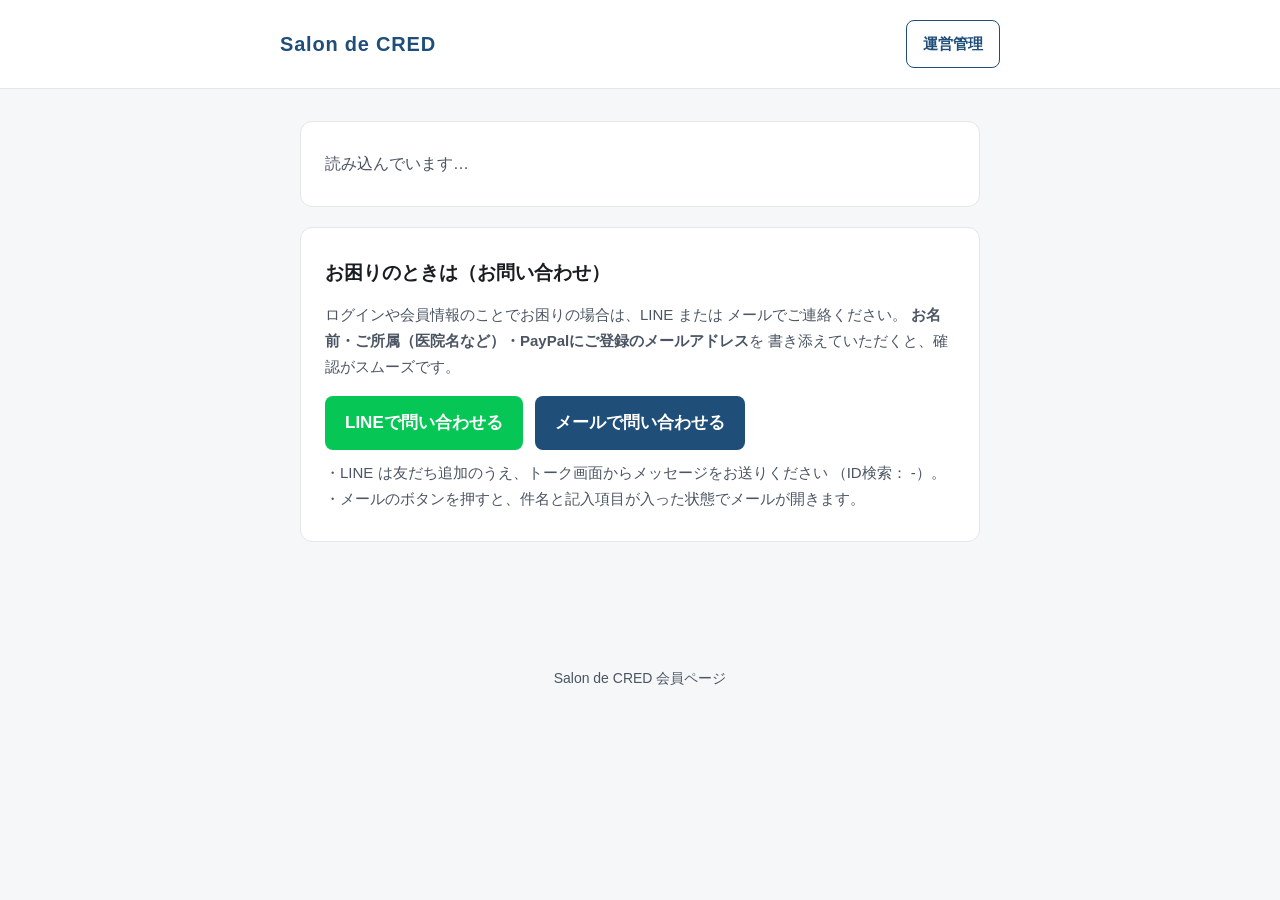
<file: members/member.html>
<!DOCTYPE html>
<html lang="ja">
<head>
  <meta charset="UTF-8">
  <meta name="viewport" content="width=device-width, initial-scale=1">
  <meta name="robots" content="noindex, nofollow">
  <title>会員ページ | Salon de CRED</title>
  <link rel="stylesheet" href="style.css">
  <script src="config.js"></script>
</head>
<body>

<header class="site">
  <div class="inner">
    <h1 id="salon-name">Salon de CRED</h1>
    <div class="head-actions">
      <a class="ghost admin" id="admin-link" href="admin.html" hidden>運営管理</a>
      <button class="ghost" id="logout-btn" hidden>ログアウト</button>
    </div>
  </div>
</header>

<!-- 会員種別の帯（ログイン後、種別に応じてどちらかが表示される） -->
<div class="plan-strip paid">有料会員ページ　すべての配信・アーカイブをご覧いただけます</div>
<div class="plan-strip free">無料会員としてご覧いただいています（配信・アーカイブは有料会員限定です）</div>

<div class="wrap">

  <div class="card" id="status-card" hidden>
    <div class="status-line">
      <span id="member-email">-</span>
      <span class="badge" id="member-badge" hidden></span>
    </div>
    <div class="note" id="member-period"></div>
  </div>

  <!-- 本日の例会（該当があるときだけ表示） -->
  <div id="today-area"></div>

  <!-- 今後の予定 -->
  <div class="card" id="upcoming-card" hidden>
    <h2>今後の予定</h2>
    <div id="upcoming-list"></div>
  </div>

  <!-- 入会のご案内（無料会員のみ） -->
  <div class="card upsell" id="upsell-card" hidden>
    <h2 style="font-size:19px">すべての配信・アーカイブを見るには</h2>
    <p class="note">
      有料会員になると、例会のZOOM参加・ライブ配信の視聴・過去アーカイブの
      閲覧がすべてご利用いただけます。<br>
      毎月、各分野のスペシャリストが登壇。歯科医師・歯科衛生士 約70名が
      参加しています。
    </p>
    <a class="join" id="upsell-join" href="#">入会する（月額 5,500円・税込）</a>
    <div class="join-sub">
      PayPal の決済ページに移動します。お支払いに使うメールアドレスで、
      この画面にログインできるようになります。解約はいつでも可能です。
    </div>
  </div>

  <!-- 有料会員がアドレス違いでログインした場合の気づき（無料会員のみ表示） -->
  <details class="card" id="mismatch-card" hidden style="border-color:#f5c6c2">
    <summary style="font-size:17px; font-weight:700; color:#b42318; cursor:pointer">
      すでに会費をお支払いの方で「無料会員」と表示されている場合はこちら
    </summary>
    <p class="note" style="margin-top:14px">
      会費のお支払い（PayPal）にご登録のものとは<strong>別のメールアドレス</strong>で
      ログインしています。<br>
      <strong style="color:#b42318">再度の入会手続きは不要です。</strong>PayPalにご登録のメールアドレスで
      ログインし直すと、配信・アーカイブがご覧いただけます。
    </p>
    <p class="note">
      💡 PayPalのアドレスが分からないときは、お使いのメールアプリで
      「<strong>PayPal</strong>」と検索してください。毎月「お支払いの受領書」が
      届いているアドレスが、ご登録のアドレスです。
    </p>
    <p style="margin:16px 0 10px">
      <button id="relogin-btn">PayPalのアドレスでログインし直す</button>
    </p>
    <p class="note">
      解決しない場合や、今のアドレスをお使いになりたい場合は、
      <a href="https://lin.ee/TfGrFSS" target="_blank" rel="noopener noreferrer">Salon de CRED の LINE</a>
      のトーク画面からメッセージをお送りください。個別に対応いたします。
    </p>
  </details>

  <div class="card" id="main-card">
    <div class="skeleton" id="loading">読み込んでいます…</div>

    <div id="denied" hidden>
      <h2 id="denied-title">ご利用いただけません</h2>
      <p id="denied-body" class="note"></p>
      <p class="note">お問い合わせ： <a id="contact-link" href="#">-</a></p>
      <p><button class="ghost" id="denied-logout">別のアドレスでログインし直す</button></p>
    </div>

    <div id="contents" hidden>
      <h2>これまでの例会・お知らせ</h2>
      <p class="note" style="margin-bottom:4px">
        ※アーカイブにはそれぞれ視聴期限があり、期限を過ぎた回は一覧から外れます。
      </p>
      <div id="content-list"></div>
      <p class="note" id="empty-note" hidden>
        現在、公開中のコンテンツはありません。
      </p>
    </div>
  </div>

  <!-- note・コラム -->
  <div class="card" id="note-card" hidden>
    <h2>note・コラム</h2>
    <p class="note" style="margin-bottom:4px">どなたでもお読みいただけます。</p>
    <div id="note-list"></div>
  </div>

  <!-- お問い合わせ（全員に表示） -->
  <div class="card" id="contact-card">
    <h2 style="font-size:19px">お困りのときは（お問い合わせ）</h2>
    <p class="note" style="margin-bottom:0">
      ログインや会員情報のことでお困りの場合は、LINE または メールでご連絡ください。
      <strong>お名前・ご所属（医院名など）・PayPalにご登録のメールアドレス</strong>を
      書き添えていただくと、確認がスムーズです。
    </p>
    <div class="contact-actions">
      <a class="watch line-btn" id="contact-line" href="#" target="_blank" rel="noopener noreferrer">LINEで問い合わせる</a>
      <a class="watch" id="contact-mail" href="#">メールで問い合わせる</a>
    </div>
    <p class="note" style="margin:10px 0 0">
      ・LINE は友だち追加のうえ、トーク画面からメッセージをお送りください
      （ID検索： <span id="contact-line-id">-</span>）。<br>
      ・メールのボタンを押すと、件名と記入項目が入った状態でメールが開きます。
    </p>
  </div>

  <div class="card" id="notice-card" hidden>
    <h2 class="note" style="font-size:16px;margin-bottom:8px;">お願い</h2>
    <p class="note" style="margin:0">
      配信URLは会員限定です。SNS・グループチャット等への転載はご遠慮ください。
    </p>
  </div>

</div>

<footer class="site">
  <span id="footer-name">Salon de CRED</span> 会員ページ
</footer>

<script type="module">
  import { supabase, cfg, formatDate, todayStr, contactMailto } from './app.js';

  const JOIN_URL = 'https://www.takata-dc.jp/paypal-sub/';

  document.getElementById('salon-name').textContent  = cfg.SALON_NAME;
  document.getElementById('footer-name').textContent = cfg.SALON_NAME;
  document.title = `会員ページ | ${cfg.SALON_NAME}`;
  document.getElementById('upsell-join').href = JOIN_URL;

  const contact = document.getElementById('contact-link');
  contact.textContent = cfg.CONTACT_EMAIL;
  contact.href = contactMailto();

  // お問い合わせカード（LINE・メール）
  document.getElementById('contact-line').href = cfg.CONTACT_LINE_URL;
  document.getElementById('contact-line-id').textContent = cfg.CONTACT_LINE_ID;
  document.getElementById('contact-mail').href = contactMailto();

  const loading    = document.getElementById('loading');
  const denied     = document.getElementById('denied');
  const contentsEl = document.getElementById('contents');
  const todayArea  = document.getElementById('today-area');

  let isPaid = false;

  function showDenied(title, body) {
    loading.hidden = true;
    denied.hidden = false;
    document.getElementById('denied-title').textContent = title;
    document.getElementById('denied-body').textContent = body;
  }

  async function logout() {
    await supabase.auth.signOut();
    window.location.replace('index.html');
  }
  document.getElementById('logout-btn').addEventListener('click', logout);
  document.getElementById('denied-logout').addEventListener('click', logout);

  function thumbImage(url, title) {
    if (!url) return null;
    const img = document.createElement('img');
    img.className = 'thumb';
    img.src = url;
    img.alt = title;
    img.loading = 'lazy';
    return img;
  }

  /** 「2026年8月15日 20:00 まで視聴できます」 */
  function untilText(iso) {
    if (!iso) return '';
    const d = new Date(iso);
    const p = (n) => String(n).padStart(2, '0');
    return `${d.getFullYear()}年${d.getMonth() + 1}月${d.getDate()}日 ${p(d.getHours())}:${p(d.getMinutes())} まで視聴できます`;
  }

  /** 86056300145 → 860 5630 0145（Zoom の表記に合わせる） */
  function formatMeetingId(id) {
    const d = (id || '').replace(/\D/g, '');
    if (d.length === 11) return `${d.slice(0, 3)} ${d.slice(3, 7)} ${d.slice(7)}`;
    if (d.length === 10) return `${d.slice(0, 3)} ${d.slice(3, 6)} ${d.slice(6)}`;
    return d;
  }

  /** ミーティングID・パスコードを、コピーボタン付きで表示する */
  function zoomInfoBlock(c) {
    const rows = [];
    if (c.zoom_meeting_id) rows.push(['ミーティングID', formatMeetingId(c.zoom_meeting_id), c.zoom_meeting_id]);
    if (c.zoom_passcode)   rows.push(['パスコード', c.zoom_passcode, c.zoom_passcode]);
    if (!rows.length) return null;

    const box = document.createElement('div');
    box.className = 'zoom-info';

    for (const [label, shown, raw] of rows) {
      const line = document.createElement('div');
      line.className = 'line';

      const k = document.createElement('span');
      k.className = 'k';
      k.textContent = label;
      line.appendChild(k);

      const v = document.createElement('span');
      v.className = 'v';
      v.textContent = shown;
      line.appendChild(v);

      const btn = document.createElement('button');
      btn.type = 'button';
      btn.textContent = 'コピー';
      btn.addEventListener('click', async () => {
        try {
          await navigator.clipboard.writeText(raw);
          btn.textContent = 'コピーしました';
          setTimeout(() => { btn.textContent = 'コピー'; }, 1500);
        } catch {
          btn.textContent = '選択してコピーしてください';
        }
      });
      line.appendChild(btn);

      box.appendChild(line);
    }
    return box;
  }

  function linkButton(href, label, extraClass) {
    const a = document.createElement('a');
    a.className = 'watch' + (extraClass ? ` ${extraClass}` : '');
    a.href = href;
    a.target = '_blank';
    a.rel = 'noopener noreferrer';
    a.textContent = label;
    return a;
  }

  /** 無料会員向けのロック表示（入会ボタン付き） */
  function lockBlock(message) {
    const box = document.createElement('div');
    box.className = 'lock';

    const head = document.createElement('div');
    head.className = 'head';
    head.textContent = '🔒 ' + message;
    box.appendChild(head);

    const note = document.createElement('div');
    note.className = 'note';
    note.textContent = '入会すると、この回を含む配信・アーカイブがご覧いただけます（お手続き後、通常当日中に反映されます）。';
    box.appendChild(note);

    const a = document.createElement('a');
    a.className = 'join';
    a.href = JOIN_URL;
    a.target = '_blank';
    a.rel = 'noopener noreferrer';
    a.textContent = '入会して視聴する';
    box.appendChild(a);

    return box;
  }

  // ---- 本日の例会 -------------------------------------------------------
  function renderToday(items) {
    todayArea.textContent = '';
    if (!items.length) return;

    for (const c of items) {
      const card = document.createElement('div');
      card.className = 'card live';

      const badge = document.createElement('span');
      badge.className = 'live-badge';
      badge.textContent = '本日の例会';
      card.appendChild(badge);

      const thumb = thumbImage(c.thumbnail_url, c.title);
      if (thumb) card.appendChild(thumb);

      const h2 = document.createElement('h2');
      h2.textContent = c.title;
      card.appendChild(h2);

      if (c.body) {
        const b = document.createElement('div');
        b.className = 'body';
        b.textContent = c.body;
        card.appendChild(b);
      }

      if (!isPaid && c.audience === 'paid') {
        // 無料会員：URL類は届いていない。入会のご案内を出す
        card.appendChild(lockBlock('この例会の視聴は有料会員限定です'));
        todayArea.appendChild(card);
        continue;
      }

      const actions = document.createElement('div');
      actions.className = 'live-actions';

      if (c.zoom_url) actions.appendChild(linkButton(c.zoom_url, 'ZOOMで参加する', 'zoom'));
      if (c.url)      actions.appendChild(linkButton(c.url, '配信を見る'));

      if (actions.childElementCount) card.appendChild(actions);

      const zoomInfo = zoomInfoBlock(c);
      if (zoomInfo) card.appendChild(zoomInfo);

      if (!c.url) {
        const wait = document.createElement('div');
        wait.className = 'waiting';
        wait.textContent =
          '配信の視聴URLは、配信開始後にこの画面に表示されます。' +
          'この画面は自動で更新されますので、開いたままお待ちください。';
        card.appendChild(wait);
      }

      if (c.archive_until && c.url) {
        const u = document.createElement('div');
        u.className = 'until-badge';
        u.textContent = untilText(c.archive_until);
        card.appendChild(u);
      }

      const stamp = document.createElement('div');
      stamp.className = 'refreshed';
      const now = new Date();
      const p = (n) => String(n).padStart(2, '0');
      stamp.textContent = `最終更新 ${p(now.getHours())}:${p(now.getMinutes())}`;
      card.appendChild(stamp);

      todayArea.appendChild(card);
    }
  }

  // ---- note・コラム -----------------------------------------------------
  function renderNotes(items) {
    const cardEl = document.getElementById('note-card');
    const list = document.getElementById('note-list');
    list.textContent = '';
    cardEl.hidden = items.length === 0;

    for (const c of items) {
      const item = document.createElement('div');
      item.className = 'content-item';

      const h3 = document.createElement('h3');
      h3.textContent = c.title;
      item.appendChild(h3);

      if (c.event_date) {
        const d = document.createElement('div');
        d.className = 'date';
        d.textContent = formatDate(c.event_date);
        item.appendChild(d);
      }

      if (c.body) {
        const b = document.createElement('div');
        b.className = 'body';
        b.textContent = c.body;
        item.appendChild(b);
      }

      if (c.url) {
        const actions = document.createElement('div');
        actions.className = 'live-actions';
        actions.appendChild(linkButton(c.url, 'note で読む'));
        item.appendChild(actions);
      }

      list.appendChild(item);
    }
  }

  // ---- 一覧（今後の予定・これまでの例会 共用） --------------------------
  function renderUpcoming(items) {
    const card = document.getElementById('upcoming-card');
    card.hidden = items.length === 0;
    renderList(items, document.getElementById('upcoming-list'));
  }

  function renderPast(items) {
    document.getElementById('empty-note').hidden = items.length > 0;
    renderList(items, document.getElementById('content-list'));
  }

  function renderList(items, list) {
    list.textContent = '';

    for (const c of items) {
      const item = document.createElement('div');
      item.className = 'content-item';

      const thumb = thumbImage(c.thumbnail_url, c.title);
      if (thumb) item.appendChild(thumb);

      const h3 = document.createElement('h3');
      h3.textContent = c.title;
      item.appendChild(h3);

      if (c.event_date) {
        const d = document.createElement('div');
        d.className = 'date';
        d.textContent = formatDate(c.event_date);
        item.appendChild(d);
      }

      if (c.body) {
        const b = document.createElement('div');
        b.className = 'body';
        b.textContent = c.body;   // textContent なので HTML 混入の心配はない
        item.appendChild(b);
      }

      if (!isPaid && c.audience === 'paid' && (c.has_url || c.has_zoom)) {
        const lockNote = document.createElement('a');
        lockNote.className = 'note';
        lockNote.style.cssText = 'display:block; text-decoration:underline; color:#8a6b17';
        lockNote.href = JOIN_URL;
        lockNote.target = '_blank';
        lockNote.rel = 'noopener noreferrer';
        lockNote.textContent = '🔒 視聴は有料会員限定です — 入会はこちら';
        item.appendChild(lockNote);
        list.appendChild(item);
        continue;
      }

      const actions = document.createElement('div');
      actions.className = 'live-actions';
      if (c.zoom_url) actions.appendChild(linkButton(c.zoom_url, 'ZOOMで参加する', 'zoom'));
      if (c.url) {
        actions.appendChild(
          linkButton(c.url, c.kind === 'video' ? '動画を見る' : '資料を開く'));
      }
      if (actions.childElementCount) item.appendChild(actions);

      const zoomInfo = zoomInfoBlock(c);
      if (zoomInfo) item.appendChild(zoomInfo);

      if (c.archive_until && c.url) {
        const u = document.createElement('div');
        u.className = 'until-badge';
        u.textContent = untilText(c.archive_until);
        item.appendChild(u);
      }

      list.appendChild(item);
    }
  }

  // ---- 取得 -------------------------------------------------------------
  // 無料会員には、ビュー（contents_feed）がURL列を null にして返す。
  // 期限切れ・非公開はサーバー側で除外済み
  async function loadContents() {
    const { data, error } = await supabase
      .from('contents_feed')
      .select('title, kind, url, zoom_url, zoom_meeting_id, zoom_passcode, body, event_date, thumbnail_url, archive_until, audience, has_url, has_zoom')
      .order('event_date', { ascending: false, nullsFirst: false })
      .order('created_at', { ascending: false });

    if (error) return { error };

    const today = todayStr();
    const events = data.filter((c) => c.kind !== 'note');
    return {
      today:    events.filter((c) => c.event_date === today),
      upcoming: events.filter((c) => c.event_date && c.event_date > today),
      notes:    data.filter((c) => c.kind === 'note'),
      past:     events.filter((c) => !c.event_date || c.event_date < today),
    };
  }

  async function main() {
    // ---- 0. 期限切れ・使用済みリンクのエラーを拾う ------------------------
    // Supabase はリンク不正時に #error_code=otp_expired 等を付けて戻すが、
    // 放置すると無言でログイン画面に戻り、会員には原因が分からない
    const hashParams = new URLSearchParams(window.location.hash.replace(/^#/, ''));
    if (hashParams.get('error')) {
      window.location.replace('index.html?authError=' +
        encodeURIComponent(hashParams.get('error_code') || 'unknown'));
      return;
    }

    // ---- 1. ログイン確認 ------------------------------------------------
    const { data: { session } } = await supabase.auth.getSession();
    if (!session) {
      window.location.replace('index.html');
      return;
    }

    const email = (session.user.email || '').toLowerCase();
    document.getElementById('logout-btn').hidden = false;

    // 問い合わせメールの本文に、ログイン中のアドレスを自動記入しておく
    document.getElementById('contact-mail').href = contactMailto(email);
    contact.href = contactMailto(email);

    // ---- 2. 会員の取得（いなければ無料会員として自動登録） ---------------
    const fields = 'display_name, status, current_period_end, role, plan';
    let { data: member, error: memberErr } = await supabase
      .from('members')
      .select(fields)
      .eq('email', email)
      .maybeSingle();

    if (memberErr) {
      showDenied('エラーが発生しました',
        `会員情報を取得できませんでした。時間をおいてお試しください。（${memberErr.message}）`);
      return;
    }

    if (!member) {
      const { error: regErr } = await supabase.from('members').insert({
        email, plan: 'free', status: 'active', role: 'member',
      });
      // 23505 = すでに登録済み（同時アクセス等）。それ以外の失敗は案内する
      if (regErr && regErr.code !== '23505') {
        showDenied('登録できませんでした',
          `無料会員としての登録に失敗しました。時間をおいてお試しください。（${regErr.message}）`);
        return;
      }
      ({ data: member } = await supabase
        .from('members').select(fields).eq('email', email).maybeSingle());
      if (!member) {
        showDenied('エラーが発生しました', '登録の確認ができませんでした。事務局までご連絡ください。');
        return;
      }
    }

    const expired =
      member.current_period_end && member.current_period_end < todayStr();
    const active = ['active', 'grace'].includes(member.status) && !expired;

    isPaid = member.plan !== 'free';   // 有料(paid)と招待(comp)は同じ閲覧範囲

    // 運営（管理者）のときだけ、管理画面へのリンクを出す。
    // 一般会員にはそもそも表示されず、URLを直接開いても RLS で弾かれる
    if (member.role === 'admin' && active) {
      document.getElementById('admin-link').hidden = false;
    }

    document.getElementById('status-card').hidden = false;
    document.getElementById('member-email').textContent =
      member.display_name ? `${member.display_name} 様（${email}）` : email;

    if (!active) {
      showDenied('会員資格が有効ではありません',
        member.status === 'cancelled'
          ? '退会済みのため、会員限定コンテンツはご覧いただけません。再入会をご希望の場合は事務局までご連絡ください。'
          : 'お支払いの有効期限が切れています。ご継続の場合は事務局までご連絡ください。');
      return;
    }

    // 会員種別で画面の基調色と上部の帯を切り替える（無料＝アンバー、有料＝通常）
    document.body.classList.add(isPaid ? 'plan-paid' : 'plan-free');

    const badge = document.getElementById('member-badge');
    badge.hidden = false;
    if (!isPaid) {
      badge.className = 'badge free';
      badge.textContent = '無料会員';
      document.getElementById('member-period').textContent =
        '無料会員は、お知らせ・例会情報の一部・note記事をご覧いただけます。';
      document.getElementById('mismatch-card').hidden = false;
      document.getElementById('upsell-card').hidden = false;
      document.getElementById('relogin-btn').addEventListener('click', logout);
    } else {
      badge.className = `badge ${member.status}`;
      badge.textContent = member.status === 'grace' ? 'お支払い確認中' : '有効会員';
      document.getElementById('member-period').textContent =
        member.current_period_end ? `有効期限：${formatDate(member.current_period_end)}` : '';
    }

    // ---- 3. コンテンツ ---------------------------------------------------
    const first = await loadContents();
    if (first.error) {
      showDenied('エラーが発生しました',
        `コンテンツを取得できませんでした。時間をおいてお試しください。（${first.error.message}）`);
      return;
    }

    loading.hidden = true;
    contentsEl.hidden = false;
    document.getElementById('notice-card').hidden = false;

    let lastJson = JSON.stringify(first);
    renderToday(first.today);
    renderUpcoming(first.upcoming);
    renderNotes(first.notes);
    renderPast(first.past);

    // 配信開始後に運営が視聴URLを追記したら、待っている会員の画面にも
    // すぐ反映されるよう定期的に取り直す。
    // 変化がない周期は再描画しない（コピー操作中に画面が作り直されるのを防ぐ）
    async function refresh() {
      const r = await loadContents();
      if (r.error) return;                  // 一時的な失敗は黙って次の周期に任せる
      const json = JSON.stringify(r);
      if (json === lastJson) return;
      lastJson = json;
      renderToday(r.today);
      renderUpcoming(r.upcoming);
      renderNotes(r.notes);
      renderPast(r.past);
    }

    setInterval(() => { if (!document.hidden) refresh(); }, 30000);
    // LINEやZoomから戻った瞬間にも取り直す（30秒待たせない）
    document.addEventListener('visibilitychange', () => {
      if (!document.hidden) refresh();
    });
  }

  main();
</script>

</body>
</html>
</file>
<file: members/style.css>
/* ============================================================
   Salon de CRED 会員ページ
   会員の年齢層を考慮し、文字を大きめ・コントラスト高め・
   タップ領域を広めに取っている
   ============================================================ */

:root {
  --bg: #f6f7f9;
  --card: #ffffff;
  --text: #1a1d21;
  --muted: #4b5563;
  --line: #e3e6ea;
  --accent: #1f4e79;
  --accent-hover: #163a5a;
  --danger: #b42318;
  --ok: #067647;
}

* { box-sizing: border-box; }

body {
  margin: 0;
  padding: 0;
  background: var(--bg);
  color: var(--text);
  font-family: -apple-system, BlinkMacSystemFont, 'Hiragino Sans',
               'Yu Gothic', 'Meiryo', sans-serif;
  font-size: 17px;
  line-height: 1.75;
  -webkit-text-size-adjust: 100%;
}

.wrap {
  max-width: 720px;
  margin: 0 auto;
  padding: 32px 20px 80px;
}

header.site {
  border-bottom: 1px solid var(--line);
  background: var(--card);
  padding: 20px;
}

header.site .inner {
  max-width: 720px;
  margin: 0 auto;
  display: flex;
  align-items: center;
  justify-content: space-between;
  gap: 16px;
  flex-wrap: wrap;
}

header.site h1 {
  margin: 0;
  font-size: 20px;
  letter-spacing: .04em;
  color: var(--accent);
}

.card {
  background: var(--card);
  border: 1px solid var(--line);
  border-radius: 12px;
  padding: 28px 24px;
  margin-bottom: 20px;
}

h2 { font-size: 21px; margin: 0 0 12px; }
p  { margin: 0 0 16px; }

label {
  display: block;
  font-weight: 600;
  margin-bottom: 8px;
}

input[type="email"] {
  width: 100%;
  padding: 14px 16px;
  font-size: 17px;
  border: 1px solid #c3c8cf;
  border-radius: 8px;
  background: #fff;
}

input[type="email"]:focus {
  outline: 2px solid var(--accent);
  outline-offset: 1px;
  border-color: var(--accent);
}

button {
  appearance: none;
  border: 0;
  border-radius: 8px;
  background: var(--accent);
  color: #fff;
  font-size: 17px;
  font-weight: 600;
  padding: 14px 22px;
  cursor: pointer;
  font-family: inherit;
}

button:hover:not(:disabled) { background: var(--accent-hover); }
button:disabled { opacity: .5; cursor: default; }

button.ghost {
  background: transparent;
  color: var(--muted);
  border: 1px solid var(--line);
  font-size: 15px;
  padding: 10px 16px;
}

button.ghost:hover:not(:disabled) { background: #f0f2f5; color: var(--text); }

/* ヘッダー右側のボタン群（リンクもボタンと同じ見た目にそろえる） */
.head-actions {
  display: flex;
  align-items: center;
  gap: 10px;
  flex-wrap: wrap;
}

a.ghost {
  display: inline-block;
  background: transparent;
  color: var(--muted);
  border: 1px solid var(--line);
  border-radius: 8px;
  font-size: 15px;
  font-weight: 600;
  padding: 10px 16px;
  text-decoration: none;
  white-space: nowrap;
}

a.ghost:hover { background: #f0f2f5; color: var(--text); }

a.ghost.admin {
  color: var(--accent);
  border-color: var(--accent);
}

a.ghost.admin:hover { background: #eef2f7; color: var(--accent); }

.msg {
  border-radius: 8px;
  padding: 14px 16px;
  margin-top: 18px;
  font-size: 16px;
  display: none;
}

.msg.show    { display: block; }
.msg.ok      { background: #e7f6ee; color: var(--ok);     border: 1px solid #b7e2ca; }
.msg.error   { background: #fdeceb; color: var(--danger); border: 1px solid #f5c6c2; }
.msg.info    { background: #eef2f7; color: #33475b;       border: 1px solid #d3dce6; }

.note {
  font-size: 15px;
  color: var(--muted);
}

.status-line {
  display: flex;
  align-items: center;
  gap: 10px;
  font-size: 15px;
  color: var(--muted);
  margin-bottom: 4px;
}

.badge {
  display: inline-block;
  font-size: 13px;
  font-weight: 700;
  padding: 3px 10px;
  border-radius: 999px;
}

.badge.active { background: #e7f6ee; color: var(--ok); }
.badge.grace  { background: #fff4e5; color: #a15c07; }

/* コンテンツ一覧 */
.content-item {
  border-top: 1px solid var(--line);
  padding: 22px 0;
}

.content-item:first-of-type { border-top: 0; padding-top: 4px; }

.content-item h3 {
  margin: 0 0 6px;
  font-size: 18px;
}

.content-item .date {
  font-size: 14px;
  color: var(--muted);
  margin-bottom: 10px;
}

.content-item .body {
  font-size: 16px;
  margin-bottom: 14px;
  white-space: pre-wrap;
}

a.watch {
  display: inline-block;
  background: var(--accent);
  color: #fff;
  text-decoration: none;
  font-weight: 600;
  padding: 12px 20px;
  border-radius: 8px;
}

a.watch:hover { background: var(--accent-hover); }

a.watch.zoom { background: #2d8cff; }
a.watch.zoom:hover { background: #1a74e2; }

/* 本日の例会 */
.card.live {
  border: 2px solid #b42318;
  box-shadow: 0 2px 14px rgba(180, 35, 24, .10);
}

.live-badge {
  display: inline-block;
  background: #b42318;
  color: #fff;
  font-size: 13px;
  font-weight: 700;
  letter-spacing: .06em;
  padding: 4px 12px;
  border-radius: 999px;
  margin-bottom: 12px;
}

.live-actions {
  display: flex;
  flex-wrap: wrap;
  gap: 12px;
  margin-top: 16px;
}

.waiting {
  background: #eef2f7;
  border: 1px solid #d3dce6;
  border-radius: 8px;
  padding: 16px;
  margin-top: 16px;
  font-size: 16px;
  color: #33475b;
}

.refreshed {
  font-size: 13px;
  color: var(--muted);
  margin-top: 12px;
}

/* ============================================================
   会員種別による色分け
   有料＝紺（通常配色）＋緑の帯 / 無料＝アンバー基調＋金茶の帯。
   ログイン後に body へ plan-paid / plan-free が付与される
   ============================================================ */
.plan-strip {
  display: none;
  text-align: center;
  font-size: 15px;
  font-weight: 700;
  letter-spacing: .02em;
  padding: 9px 14px;
  color: #fff;
}

body.plan-paid .plan-strip.paid { display: block; background: var(--ok); }
body.plan-free .plan-strip.free { display: block; background: #8a6b17; }

body.plan-free { background: #f8f3e7; }
body.plan-free header.site { background: #fdfaf1; }
body.plan-free .card { border-color: #e6d9b8; }

/* 無料会員向け：ロックと入会案内 */
.badge.free { background: #fbf3dd; color: #8a6b17; border: 1px solid #e6d9b8; }

.lock {
  background: #fbf7ec;
  border: 1px solid #e6d9b8;
  border-radius: 10px;
  padding: 18px;
  margin-top: 16px;
}

.lock .head { font-weight: 700; margin-bottom: 6px; }
.lock .note { margin-bottom: 14px; }

a.join {
  display: inline-block;
  background: #8a6b17;
  color: #fff;
  text-decoration: none;
  font-weight: 700;
  font-size: 17px;
  padding: 13px 22px;
  border-radius: 8px;
}

a.join:hover { background: #6f5612; }

.join-sub { font-size: 14px; color: var(--muted); margin-top: 8px; }

.upsell { border-color: #e6d9b8; background: #fdfaf1; }

/* サムネイル */
.thumb {
  display: block;
  width: 100%;
  height: auto;
  border-radius: 10px;
  border: 1px solid var(--line);
  background: #f0f2f5;
  margin-bottom: 16px;
}

.thumb-preview {
  max-width: 340px;
  margin-bottom: 10px;
}

.presets {
  display: flex;
  gap: 8px;
  flex-wrap: wrap;
  margin-top: 10px;
}

.until-note {
  font-size: 14px;
  color: var(--muted);
  margin-top: 8px;
}

/* ZOOM のミーティングID・パスコード */
.zoom-info {
  background: #f2f7fd;
  border: 1px solid #cfe0f5;
  border-radius: 8px;
  padding: 14px 16px;
  margin-top: 14px;
}

.zoom-info .line {
  display: grid;
  grid-template-columns: auto 1fr auto;
  align-items: center;
  gap: 10px;
  padding: 5px 0;
}

.zoom-info .k {
  font-size: 14px;
  color: var(--muted);
  min-width: 7em;
}

.zoom-info .v {
  font-size: 18px;
  font-weight: 700;
  letter-spacing: .04em;
  font-variant-numeric: tabular-nums;
  user-select: all;
}

.zoom-info button {
  font-size: 15px;
  padding: 10px 16px;
  min-height: 44px;
  border-radius: 8px;
  background: #fff;
  color: var(--accent);
  border: 1px solid #cfe0f5;
  font-weight: 600;
}

.zoom-info button:hover { background: #e6effb; }

.until-badge {
  display: inline-block;
  margin-top: 12px;
  font-size: 15px;
  font-weight: 600;
  color: #a15c07;
  background: #fff4e5;
  border-radius: 6px;
  padding: 4px 10px;
}

.expiry {
  display: block;
  font-size: 12px;
  color: var(--muted);
  margin-top: 4px;
  white-space: nowrap;
}

.skeleton {
  color: var(--muted);
  font-size: 16px;
}

/* お問い合わせ（LINE・メール） */
.contact-actions {
  display: flex;
  flex-wrap: wrap;
  gap: 12px;
  margin: 16px 0 4px;
}

a.watch.line-btn { background: #06c755; }
a.watch.line-btn:hover { background: #05a648; }

footer.site {
  text-align: center;
  font-size: 14px;
  color: var(--muted);
  padding: 24px 20px 40px;
}

@media (max-width: 480px) {
  .wrap { padding: 20px 14px 60px; }
  .card { padding: 22px 18px; }
}
</file>
